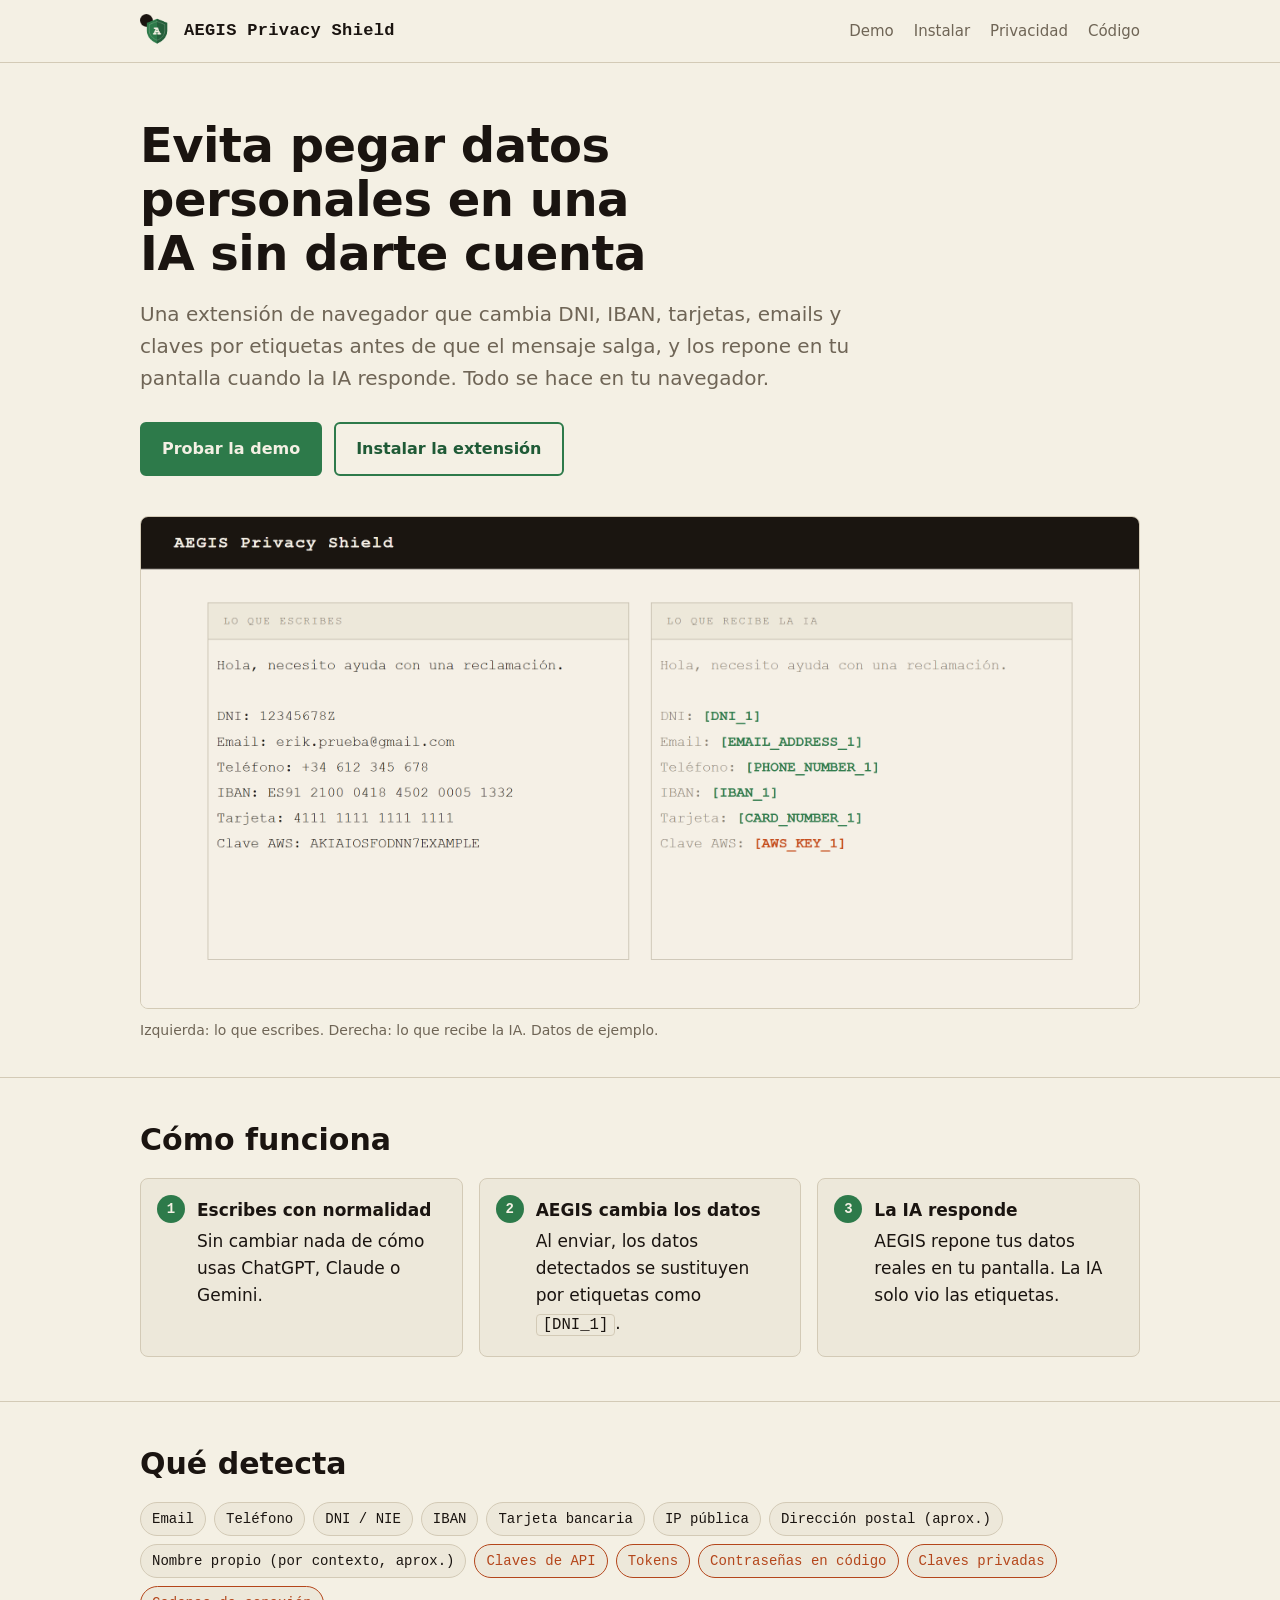
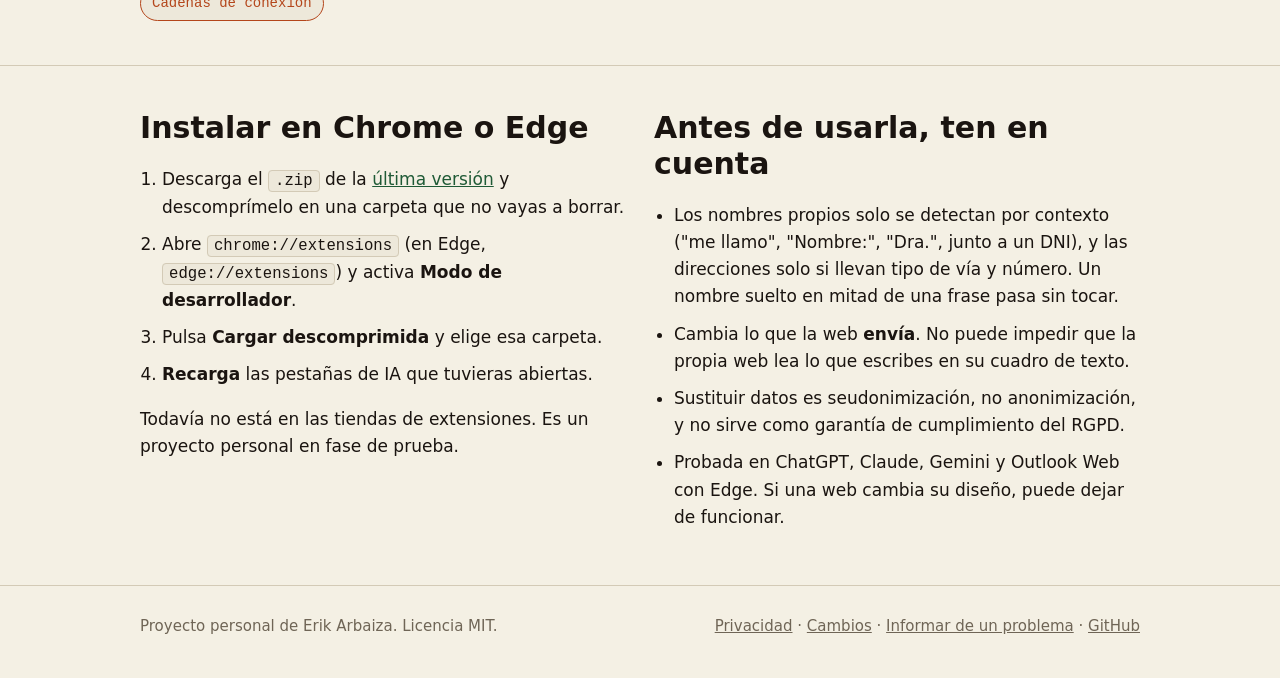
<file: index.html>
<!doctype html>
<html lang="es">
<head>
<meta charset="utf-8">
<meta name="viewport" content="width=device-width, initial-scale=1">
<title>AEGIS Privacy Shield</title>
<meta name="description" content="Extensión de navegador que cambia datos personales y claves por etiquetas antes de enviarlos a ChatGPT, Claude o Gemini, y los repone en tu pantalla. Todo en local.">
<link rel="icon" type="image/png" href="icons/icon32.png">
<style>
:root{
  --bg:#F4F0E4; --panel:#EDE8DA; --ink:#1A1410; --muted:#6F6556; --line:#D3CAB6;
  --green:#2D7A4A; --green-ink:#1F5A36; --warn:#B4461B; --btn-text:#F4F0E4;
  --mono:ui-monospace,"Cascadia Code","SFMono-Regular",Consolas,"Liberation Mono",monospace;
  --sans:system-ui,-apple-system,"Segoe UI",Roboto,"Helvetica Neue",Arial,sans-serif;
}
@media (prefers-color-scheme:dark){
  :root{--bg:#14110D; --panel:#1E1913; --ink:#EDE8DA; --muted:#A39A88; --line:#3A3227;
        --green:#4DAA6F; --green-ink:#6FD093; --warn:#E0804F; --btn-text:#14110D}
}
*{box-sizing:border-box}
html{scroll-behavior:smooth}
body{margin:0;background:var(--bg);color:var(--ink);font-family:var(--sans);line-height:1.6;font-size:17px}
a{color:var(--green-ink)}
a:focus-visible,.btn:focus-visible{outline:3px solid var(--green);outline-offset:3px;border-radius:4px}
.wrap{max-width:1040px;margin:0 auto;padding:0 20px}
header{border-bottom:1px solid var(--line)}
.bar{display:flex;align-items:center;justify-content:space-between;gap:16px;padding-block:14px;flex-wrap:wrap}
.brand{display:flex;align-items:center;gap:10px;font-family:var(--mono);font-weight:700;letter-spacing:.02em;text-decoration:none;color:var(--ink)}
.brand img{width:34px;height:34px}
nav{display:flex;gap:20px;font-size:15px}
nav a{color:var(--muted);text-decoration:none}
nav a:hover{color:var(--ink);text-decoration:underline}
.hero{padding-block:56px 36px}
h1{font-size:clamp(30px,5vw,48px);line-height:1.12;margin:0 0 18px;max-width:20ch;text-wrap:balance;letter-spacing:-.01em}
.lead{font-size:clamp(17px,2.2vw,20px);color:var(--muted);max-width:60ch;margin:0 0 28px}
.cta{display:flex;gap:12px;flex-wrap:wrap}
.btn{display:inline-block;padding:12px 20px;border-radius:6px;font-weight:600;text-decoration:none;border:2px solid var(--green);font-size:16px}
.btn.primary{background:var(--green);color:var(--btn-text)}
.btn.ghost{color:var(--green-ink)}
.btn:hover{filter:brightness(1.08)}
figure{margin:40px 0 0}
figure img{display:block;width:100%;height:auto;border:1px solid var(--line);border-radius:8px}
figcaption{font-size:14px;color:var(--muted);margin-top:10px}
section{padding:44px 0;border-top:1px solid var(--line)}
h2{font-size:clamp(22px,3vw,30px);margin:0 0 20px;line-height:1.2}
.steps{display:grid;grid-template-columns:repeat(auto-fit,minmax(240px,1fr));gap:16px;margin:0;padding:0;list-style:none;counter-reset:s}
.steps li{background:var(--panel);border:1px solid var(--line);border-radius:8px;padding:18px 18px 18px 56px;position:relative;counter-increment:s}
.steps li::before{content:counter(s);position:absolute;left:16px;top:16px;width:28px;height:28px;border-radius:50%;background:var(--green);color:var(--btn-text);font-family:var(--mono);font-weight:700;display:grid;place-items:center;font-size:14px}
.steps strong{display:block;margin-bottom:4px}
.chips{display:flex;flex-wrap:wrap;gap:8px;margin:0;padding:0;list-style:none}
.chips li{font-family:var(--mono);font-size:14px;padding:5px 11px;border-radius:999px;border:1px solid var(--line);background:var(--panel)}
.chips li.sec{border-color:var(--warn);color:var(--warn)}
.cols{display:grid;grid-template-columns:repeat(auto-fit,minmax(300px,1fr));gap:28px}
code{font-family:var(--mono);font-size:.92em;background:var(--panel);border:1px solid var(--line);padding:1px 6px;border-radius:4px}
ol.inst{padding-left:22px;margin:0}
ol.inst li{margin-bottom:10px}
ul.plain{padding-left:20px;margin:0}
ul.plain li{margin-bottom:10px}
footer{border-top:1px solid var(--line);padding:28px 0 40px;color:var(--muted);font-size:15px}
footer a{color:var(--muted)}
.foot{display:flex;gap:18px 28px;flex-wrap:wrap;justify-content:space-between}
@media (prefers-reduced-motion:reduce){html{scroll-behavior:auto}}
</style>
</head>
<body>
<header>
  <div class="wrap bar">
    <a class="brand" href="./"><img src="icons/icon48.png" alt="" width="34" height="34">AEGIS Privacy Shield</a>
    <nav aria-label="Principal">
      <a href="demo.html">Demo</a>
      <a href="#instalar">Instalar</a>
      <a href="https://github.com/erikarbaiza/aegis-privacy-shield/blob/main/PRIVACY.md">Privacidad</a>
      <a href="https://github.com/erikarbaiza/aegis-privacy-shield">Código</a>
    </nav>
  </div>
</header>

<main>
  <div class="wrap hero">
    <h1>Evita pegar datos personales en una IA sin darte cuenta</h1>
    <p class="lead">Una extensión de navegador que cambia DNI, IBAN, tarjetas, emails y claves por etiquetas antes de que el mensaje salga, y los repone en tu pantalla cuando la IA responde. Todo se hace en tu navegador.</p>
    <div class="cta">
      <a class="btn primary" href="demo.html">Probar la demo</a>
      <a class="btn ghost" href="#instalar">Instalar la extensión</a>
    </div>
    <figure>
      <img src="assets/aegis_antes_despues.png" width="2400" height="1180" alt="Dos paneles: a la izquierda el texto escrito con un DNI, un email, un teléfono, una dirección, un IBAN, una tarjeta y una clave de AWS; a la derecha el mismo texto tal como lo recibe la IA, con cada dato cambiado por una etiqueta como DNI_1 o EMAIL_ADDRESS_1.">
      <figcaption>Izquierda: lo que escribes. Derecha: lo que recibe la IA. Datos de ejemplo.</figcaption>
    </figure>
  </div>

  <section aria-labelledby="como">
    <div class="wrap">
      <h2 id="como">Cómo funciona</h2>
      <ol class="steps">
        <li><strong>Escribes con normalidad</strong>Sin cambiar nada de cómo usas ChatGPT, Claude o Gemini.</li>
        <li><strong>AEGIS cambia los datos</strong>Al enviar, los datos detectados se sustituyen por etiquetas como <code>[DNI_1]</code>.</li>
        <li><strong>La IA responde</strong>AEGIS repone tus datos reales en tu pantalla. La IA solo vio las etiquetas.</li>
      </ol>
    </div>
  </section>

  <section aria-labelledby="detecta">
    <div class="wrap">
      <h2 id="detecta">Qué detecta</h2>
      <ul class="chips">
        <li>Email</li><li>Teléfono</li><li>DNI / NIE</li><li>IBAN</li><li>Tarjeta bancaria</li><li>IP pública</li><li>Dirección postal (aprox.)</li><li>Nombre propio (por contexto, aprox.)</li>
        <li class="sec">Claves de API</li><li class="sec">Tokens</li><li class="sec">Contraseñas en código</li><li class="sec">Claves privadas</li><li class="sec">Cadenas de conexión</li>
      </ul>
    </div>
  </section>

  <section id="instalar" aria-labelledby="inst">
    <div class="wrap cols">
      <div>
        <h2 id="inst">Instalar en Chrome o Edge</h2>
        <ol class="inst">
          <li>Descarga el <code>.zip</code> de la <a href="https://github.com/erikarbaiza/aegis-privacy-shield/releases/latest">última versión</a> y descomprímelo en una carpeta que no vayas a borrar.</li>
          <li>Abre <code>chrome://extensions</code> (en Edge, <code>edge://extensions</code>) y activa <strong>Modo de desarrollador</strong>.</li>
          <li>Pulsa <strong>Cargar descomprimida</strong> y elige esa carpeta.</li>
          <li><strong>Recarga</strong> las pestañas de IA que tuvieras abiertas.</li>
        </ol>
        <p>Todavía no está en las tiendas de extensiones. Es un proyecto personal en fase de prueba.</p>
      </div>
      <div>
        <h2>Antes de usarla, ten en cuenta</h2>
        <ul class="plain">
          <li>Los nombres propios solo se detectan por contexto ("me llamo", "Nombre:", "Dra.", junto a un DNI), y las direcciones solo si llevan tipo de vía y número. Un nombre suelto en mitad de una frase pasa sin tocar.</li>
          <li>Cambia lo que la web <strong>envía</strong>. No puede impedir que la propia web lea lo que escribes en su cuadro de texto.</li>
          <li>Sustituir datos es seudonimización, no anonimización, y no sirve como garantía de cumplimiento del RGPD.</li>
          <li>Probada en ChatGPT, Claude, Gemini y Outlook Web con Edge. Si una web cambia su diseño, puede dejar de funcionar.</li>
        </ul>
      </div>
    </div>
  </section>
</main>

<footer>
  <div class="wrap foot">
    <span>Proyecto personal de Erik Arbaiza. Licencia MIT.</span>
    <span>
      <a href="https://github.com/erikarbaiza/aegis-privacy-shield/blob/main/PRIVACY.md">Privacidad</a> ·
      <a href="https://github.com/erikarbaiza/aegis-privacy-shield/blob/main/CHANGELOG.md">Cambios</a> ·
      <a href="https://github.com/erikarbaiza/aegis-privacy-shield/issues/new/choose">Informar de un problema</a> ·
      <a href="https://github.com/erikarbaiza/aegis-privacy-shield">GitHub</a>
    </span>
  </div>
</footer>
</body>
</html>
</file>
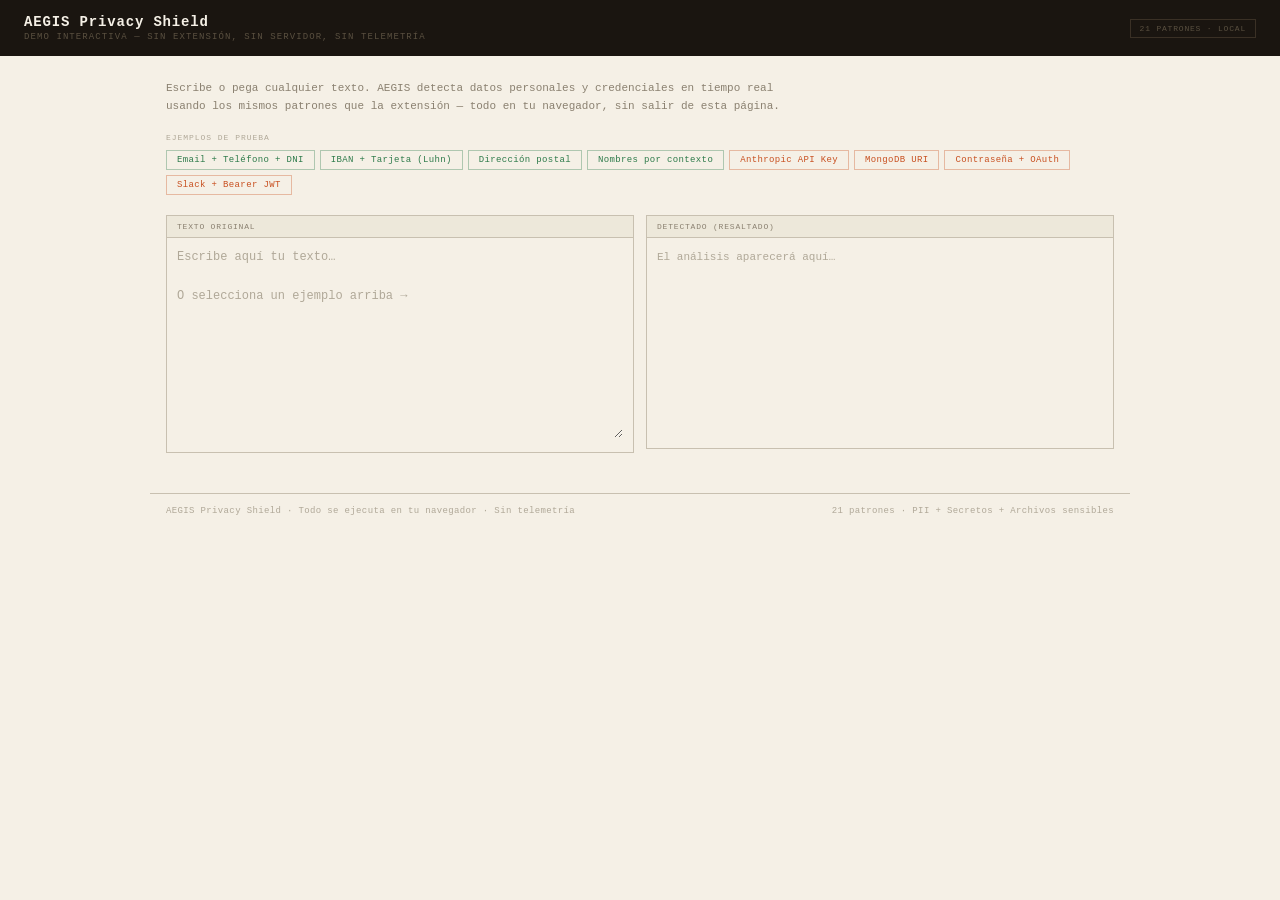
<file: demo.html>
<!DOCTYPE html>
<html lang="es">
<head>
<meta charset="utf-8">
<meta name="viewport" content="width=device-width,initial-scale=1">
<title>AEGIS Privacy Shield — Demo</title>
<style>
*,*::before,*::after{box-sizing:border-box;margin:0;padding:0}
:root{
  --bg:#F5F0E6;--bg2:#EDE8DA;--border:#C8C0B0;
  --text:#1A1510;--muted:#8A8070;--faint:#B0A898;
  --pii:#2D7A4A;--pii-bg:rgba(45,122,74,.10);--pii-border:rgba(45,122,74,.35);
  --sec:#C85020;--sec-bg:rgba(200,80,32,.10);--sec-border:rgba(200,80,32,.35);
  --amber:#C89030;--ink:#1A1510;
}
body{font-family:'Courier New',Courier,monospace;background:var(--bg);color:var(--text);font-size:12px;min-height:100vh}

/* Header */
.hdr{background:var(--ink);color:#F5F0E6;padding:14px 24px;display:flex;align-items:center;justify-content:space-between}
.hdr-brand{font-size:14px;font-weight:700;letter-spacing:.06em}
.hdr-sub{font-size:9px;letter-spacing:.12em;text-transform:uppercase;color:#5A5040;margin-top:2px}
.hdr-pill{font-size:8px;letter-spacing:.1em;text-transform:uppercase;padding:4px 9px;border:1px solid #3A3025;color:#5A5040}

/* Main */
.main{max-width:980px;margin:0 auto;padding:24px 16px 40px}
.intro{font-size:11px;color:var(--muted);margin-bottom:18px;line-height:1.6;max-width:620px}

/* Examples */
.ex-label{font-size:8px;letter-spacing:.12em;text-transform:uppercase;color:var(--faint);margin-bottom:8px;display:block}
.examples{display:flex;flex-wrap:wrap;gap:5px;margin-bottom:20px}
.ex-btn{
  font-family:inherit;font-size:9px;letter-spacing:.04em;
  padding:4px 10px;border:1px solid var(--border);background:none;
  color:var(--muted);cursor:pointer;transition:all .15s;
}
.ex-btn:hover{border-color:var(--text);color:var(--text)}
.ex-btn.pii{border-color:var(--pii-border);color:var(--pii)}
.ex-btn.pii:hover{background:var(--pii-bg)}
.ex-btn.sec{border-color:var(--sec-border);color:var(--sec)}
.ex-btn.sec:hover{background:var(--sec-bg)}

/* Grid */
.grid{display:grid;grid-template-columns:1fr 1fr;gap:12px}
@media(max-width:700px){.grid{grid-template-columns:1fr}}

/* Panel */
.panel{border:1px solid var(--border)}
.panel-head{
  background:var(--bg2);border-bottom:1px solid var(--border);
  padding:6px 10px;font-size:8px;letter-spacing:.1em;text-transform:uppercase;
  color:var(--muted);display:flex;justify-content:space-between;align-items:center
}
.panel-body{padding:10px}
textarea{
  width:100%;height:190px;background:none;border:none;
  font-family:inherit;font-size:12px;color:var(--text);
  resize:vertical;outline:none;line-height:1.6;min-height:120px;
}
textarea::placeholder{color:var(--faint)}

/* Output highlighted */
.output{height:190px;overflow-y:auto;font-size:12px;line-height:1.6;white-space:pre-wrap;word-break:break-word;outline:none}
mark.pii{background:var(--pii-bg);color:var(--pii);border-bottom:1.5px solid var(--pii);border-radius:1px;cursor:default}
mark.sec{background:var(--sec-bg);color:var(--sec);border-bottom:1.5px solid var(--sec);border-radius:1px;cursor:default}
.empty{color:var(--faint);font-size:11px}

/* Badge counter */
.badge-count{
  font-size:9px;padding:2px 6px;display:none;
  background:var(--amber);color:#fff;letter-spacing:.04em;
}
.badge-count.on{display:inline}

/* After (anonimizado) */
.after-text{height:190px;overflow-y:auto;font-size:12px;line-height:1.6;white-space:pre-wrap;word-break:break-word;color:var(--muted)}
.token.pii{color:var(--pii);font-weight:700}
.token.sec{color:var(--sec);font-weight:700}

/* Detection list */
.det-section{margin-top:12px}
.det-row{
  display:flex;align-items:baseline;gap:8px;padding:6px 10px;
  border-bottom:1px solid var(--border);font-size:11px;
}
.det-row:last-child{border-bottom:none}
.cat-tag{font-size:8px;letter-spacing:.06em;text-transform:uppercase;padding:2px 5px;flex-shrink:0}
.cat-tag.pii{background:var(--pii-bg);color:var(--pii);border:1px solid var(--pii-border)}
.cat-tag.sec{background:var(--sec-bg);color:var(--sec);border:1px solid var(--sec-border)}
.det-value{font-weight:700;word-break:break-all;flex:1;min-width:0}
.det-arrow{color:var(--amber);flex-shrink:0;font-weight:700}
.det-token{flex-shrink:0}
.det-token.pii{color:var(--pii)}
.det-token.sec{color:var(--sec)}
.det-why{font-size:9px;color:var(--faint);flex-basis:100%;padding-left:0;margin-top:1px}

/* Clean message */
.clean-msg{
  padding:10px;font-size:10px;color:var(--pii);
  display:flex;align-items:center;gap:6px;
}

/* Stats strip */
.stats-strip{
  display:flex;gap:16px;padding:10px 14px;
  background:var(--bg2);border:1px solid var(--border);
  border-top:none;margin-top:-1px;font-size:10px;
}
.stat{display:flex;flex-direction:column;align-items:center;min-width:60px}
.stat-n{font-size:18px;font-weight:700;line-height:1}
.stat-n.pii{color:var(--pii)}
.stat-n.sec{color:var(--sec)}
.stat-l{font-size:8px;letter-spacing:.06em;text-transform:uppercase;color:var(--faint);margin-top:2px}
.stat-div{width:1px;background:var(--border);align-self:stretch}

/* Footer */
.footer{
  border-top:1px solid var(--border);padding:12px 16px;
  font-size:9px;color:var(--faint);letter-spacing:.04em;
  display:flex;justify-content:space-between;flex-wrap:wrap;gap:6px;
  max-width:980px;margin:0 auto;
}
</style>
</head>
<body>

<div class="hdr">
  <div>
    <div class="hdr-brand">AEGIS Privacy Shield</div>
    <div class="hdr-sub">Demo interactiva — sin extensión, sin servidor, sin telemetría</div>
  </div>
  <div class="hdr-pill">21 patrones · Local</div>
</div>

<div class="main">
  <p class="intro">
    Escribe o pega cualquier texto. AEGIS detecta datos personales y credenciales en tiempo real
    usando los mismos patrones que la extensión — todo en tu navegador, sin salir de esta página.
  </p>

  <span class="ex-label">Ejemplos de prueba</span>
  <div class="examples">
    <button class="ex-btn pii" data-text="Hola, soy María López. Mi email es maria.lopez@empresa.com y mi teléfono +34 612 345 678. DNI: 12345678Z.">
      Email + Teléfono + DNI
    </button>
    <button class="ex-btn pii" data-text="Cuenta IBAN: ES91 2100 0418 4502 0005 1332. Tarjeta Visa: 4539 1488 0343 6467 (caduca 03/27).">
      IBAN + Tarjeta (Luhn)
    </button>
    <button class="ex-btn pii" data-text="Envíalo a Calle Mayor 5, 3º B, 48001 Bilbao. Mi otra dirección es Avenida de la Constitución 24 y el CP 28013.">
      Dirección postal
    </button>
    <button class="ex-btn pii" data-text="Me llamo Lucía Fernández Ortega y mi DNI es 45612378C. Mi marido, Iñaki Etxeberria Sáenz (DNI 23456789D), es cotitular. Atendió la Dra. Marta Ibarra.">
      Nombres por contexto
    </button>
    <button class="ex-btn sec" data-text="sk-ant-api03-AbCdEfGhIjKlMnOpQrStUvWxYz1234567890AbCdEfGhIjKlMnOpQrStUv-AAAAAAA">
      Anthropic API Key
    </button>
    <button class="ex-btn sec" data-text="mongodb+srv://admin:SuperSecret123@cluster0.mongodb.net/produccion?retryWrites=true&w=majority">
      MongoDB URI
    </button>
    <button class="ex-btn sec" data-text="const password = 'miContraseña2024'\nconst db_pass = 'postgres_prod_pass'\nclient_secret=GOCSPX-abcdefghijklmnopqrstu">
      Contraseña + OAuth
    </button>
    <button class="ex-btn sec" data-text="Token: xoxb-EJEMPLO-FALSO-AbCdEfGhIjKlMnOp\nAuthorization: Bearer eyJhbGciOiJIUzI1NiIsInR5cCI6IkpXVCJ9.eyJzdWIiOiIxMjM0NTY3ODkwIn0.abc123">
      Slack + Bearer JWT
    </button>
  </div>

  <div class="grid">
    <!-- Input -->
    <div>
      <div class="panel">
        <div class="panel-head">
          <span>Texto original</span>
          <span class="badge-count" id="counter">0 detectados</span>
        </div>
        <div class="panel-body">
          <textarea id="input" placeholder="Escribe aquí tu texto…&#10;&#10;O selecciona un ejemplo arriba →"></textarea>
        </div>
      </div>
    </div>

    <!-- Highlighted output -->
    <div>
      <div class="panel">
        <div class="panel-head"><span>Detectado (resaltado)</span></div>
        <div class="panel-body">
          <div class="output" id="output"><span class="empty">El análisis aparecerá aquí…</span></div>
        </div>
      </div>
    </div>
  </div>

  <!-- Stats strip (visible when data found) -->
  <div class="stats-strip" id="stats-strip" style="display:none">
    <div class="stat"><span class="stat-n pii" id="s-pii">0</span><span class="stat-l">PII</span></div>
    <div class="stat-div"></div>
    <div class="stat"><span class="stat-n sec" id="s-sec">0</span><span class="stat-l">Secretos</span></div>
    <div class="stat-div"></div>
    <div class="stat"><span class="stat-n" id="s-total" style="color:var(--amber)">0</span><span class="stat-l">Total</span></div>
    <div class="stat-div"></div>
    <div class="stat" style="align-items:flex-start;flex:1">
      <span class="stat-n" style="font-size:12px;font-weight:400;color:var(--muted)">El modelo recibiría →</span>
      <span class="stat-l" style="font-size:9px;color:var(--pii)">los datos detectados no se enviarían · solo etiquetas</span>
    </div>
  </div>

  <!-- Anonimizado (after) -->
  <div id="after-section" style="display:none;margin-top:12px">
    <div class="panel">
      <div class="panel-head"><span>Texto enviado al modelo (seudonimizado)</span></div>
      <div class="panel-body">
        <div class="after-text" id="after-text"></div>
      </div>
    </div>
  </div>

  <!-- Detection list -->
  <div class="det-section" id="det-section" style="display:none;margin-top:12px">
    <div class="panel">
      <div class="panel-head"><span>Datos interceptados</span></div>
      <div id="det-list"></div>
    </div>
  </div>
</div>

<div class="footer">
  <span>AEGIS Privacy Shield · Todo se ejecuta en tu navegador · Sin telemetría</span>
  <span>21 patrones · PII + Secretos + Archivos sensibles</span>
</div>

<script>
// Direcciones (misma lógica que service-worker.js)
const ADDR_STREET = "(?:calle|c\\/|cl\\.|avenida|avda\\.?|avd\\.?|av\\.|plaza|pza\\.?|pl\\.|paseo|pº|camino|carretera|ctra\\.?|travesía|travesia|trav\\.?|ronda|glorieta|bulevar|rúa)";
const ADDR_TOKEN = "\\p{L}[\\p{L}'’.\\-]*";
const ADDR_NUM = "(?:n[ºo°]\\.?\\s*|núm(?:ero)?\\.?\\s*|num(?:ero)?\\.?\\s*)?\\d{1,3}(?!\\d)";
const ADDR_QTY = "(?!\\s*(?:veces|vez|euros|eur|€|años|minutos|min|horas|días|dias|personas|km|metros|%))";
const ADDR_FLOOR = "(?:\\s*[,\\-]?\\s*(?:\\d{1,2}\\s?[ºª°]\\.?(?:\\s?[A-Za-z](?!\\p{L}))?|(?:bajo|entresuelo|ático|atico|izquierda|izq|derecha|dcha|dch)(?!\\p{L})\\.?))*";
const ADDR_ZIP = "(?:0[1-9]|[1-4]\\d|5[0-2])\\d{3}(?!\\d)";
const ADDR_RE =
  `(?:(?<![\\p{L}\\p{N}])${ADDR_STREET}\\s+${ADDR_TOKEN}(?:\\s+${ADDR_TOKEN}){0,4}?\\s*,?\\s*${ADDR_NUM}${ADDR_QTY}${ADDR_FLOOR}(?:\\s*,?\\s*${ADDR_ZIP})?` +
  `|(?<![\\p{L}\\p{N}])(?:c\\.?\\s?p\\.?|código\\s+postal)\\s*[:.]?\\s*${ADDR_ZIP})`;
const ADDR_CONNECTORS = new Set(["de", "del", "la", "las", "los", "el", "y", "e"]);
function validateAddress(s){
  if(/^(?:c\.?\s?p|código)/i.test(s))return true;
  const name=s.replace(/^\S+\s+/,"").split(/\d/)[0];
  const tokens=name.split(/[\s,]+/).filter(t=>t&&!/^(?:n[ºo°]\.?|núm\.?|num\.?|número|numero)$/i.test(t));
  let real=0;
  for(const t of tokens){
    if(ADDR_CONNECTORS.has(t))continue;
    if(!/^\p{Lu}/u.test(t))return false;
    real++;
  }
  return real>0;
}

// Nombres propios, solo por contexto (misma lógica que service-worker.js)
const NAME_TOKEN = "\\p{Lu}\\p{Ll}+(?:-\\p{Lu}\\p{Ll}+)*";
const NAME_PART = "(?:de|del|de la|de los|de las|da|do|van|von|y|e)";
const NAME_REST = (min) => `(?:\\s+(?:${NAME_PART}\\s+)?${NAME_TOKEN}){${min},3}`;
const NAME_TRIG =
  "(?:(?:[Mm]e llamo|[Mm]i nombre (?:completo )?es|[Mm]y name is|Sr\\.|Sra\\.|Srta\\.|Dña\\.|Doña|Don|D\\.|Dr\\.|Dra\\.|Mr\\.|Mrs\\.|Ms\\.)\\s+" +
  "|(?:[Nn]ombre(?: completo)?|[Aa]pellidos?|[Pp]aciente|[Tt]itular|[Ss]olicitante|[Rr]emitente|[Dd]estinatario|[Ff]irmado(?: por)?|[Ff]ull name|[Nn]ame)\\s*[:=]\\s*)";
const NAME_ID_AFTER = "(?=\\s*[,(]?\\s*(?:con\\s+)?(?:DNI|NIE)\\b)";
const NAME_RE =
  `(?:(?<=${NAME_TRIG})${NAME_TOKEN}${NAME_REST(0)}` +
  `|(?<![\\p{L}\\p{N}-])${NAME_TOKEN}${NAME_REST(1)}${NAME_ID_AFTER})`;
const NAME_STOP = new Set(["Google","Microsoft","Amazon","Apple","Python","Java","Javascript","JavaScript","ChatGPT","Claude","Gemini","OpenAI","Anthropic","Windows","Linux","Excel","Word","Banco","Ayuntamiento","Universidad","Empresa","Hospital","Gmail","Outlook"]);
function validateName(s){return !s.split(/\s+/).some(t=>NAME_STOP.has(t))}

// Patterns (same as service-worker.js)
const PATTERNS = [
  { cat:"pii", ph:"EMAIL_ADDRESS", why:"Dirección de correo electrónico",
    src:/\b[a-zA-Z0-9._%+\-]+@[a-zA-Z0-9.\-]+\.[a-zA-Z]{2,}\b/g },

  { cat:"pii", ph:"IBAN", why:"Cuenta bancaria internacional (IBAN)",
    src:/\b[A-Z]{2}\d{2}(?:\s?[A-Z0-9]{4})+\b/g,
    validate(s){
      const c=s.replace(/\s/g,"").toUpperCase();
      if(!/^[A-Z]{2}\d{2}[A-Z0-9]{1,30}$/.test(c))return false;
      const r=(c.slice(4)+c.slice(0,4)).split("").map(ch=>/[A-Z]/.test(ch)?(ch.charCodeAt(0)-55).toString():ch).join("");
      let rem=0; for(const d of r)rem=(rem*10+(+d))%97; return rem===1;
    }},

  { cat:"pii", ph:"CARD_NUMBER", why:"Tarjeta bancaria (validado con Luhn)",
    src:/\b(?:\d[ \-]?){13,19}\b/g,
    validate(s){
      const d=s.replace(/\D/g,"");
      if(d.length<13||d.length>19)return false;
      let sum=0,dbl=false;
      for(let i=d.length-1;i>=0;i--){let v=+d[i];if(dbl&&(v=v*2-(v>4?9:0)),dbl=!dbl,sum+=v);}
      return sum%10===0;
    }},

  { cat:"pii", ph:"PHONE_NUMBER", why:"Número de teléfono",
    src:/(?<!\d)(\+?[\d][\d\s\-\(\)\.]{7,15}\d)(?!\d)/g,
    validate(s){return !/^\d{1,3}(?:\.\d{1,3}){3}$/.test(s.trim())} },

  { cat:"pii", ph:"DNI", why:"DNI o NIE español",
    src:/\b[XYZxyz]?\d{7,8}[TRWAGMYFPDXBNJZSQVHLCKE]\b/g,
    validate(s){
      const L="TRWAGMYFPDXBNJZSQVHLCKE";
      const c=s.toUpperCase().replace(/[\s-]/g,"");
      const m=c.match(/^([XYZ]?)(\d{7,8})([A-Z])$/);
      if(!m)return false;
      const p=m[1]==="X"?"0":m[1]==="Y"?"1":m[1]==="Z"?"2":"";
      return L[Number(p+m[2])%23]===m[3];
    }},

  { cat:"pii", ph:"IP_ADDRESS", why:"Dirección IPv4 pública",
    src:/\b(?:(?:25[0-5]|2[0-4]\d|[01]?\d\d?)\.){3}(?:25[0-5]|2[0-4]\d|[01]?\d\d?)\b/g,
    validate(s){return !s.startsWith("127.")&&!s.startsWith("192.168.")&&!/^10\./.test(s)&&!/^172\.(1[6-9]|2\d|3[01])\./.test(s)&&s!=="0.0.0.0"&&!s.startsWith("255.")} },

  { cat:"pii", ph:"ADDRESS", why:"Dirección postal (calle y número, o código postal). Detección aproximada",
    src:new RegExp(ADDR_RE,"giu"),
    validate:validateAddress },

  { cat:"pii", ph:"PERSON_NAME", why:"Nombre de persona, detectado por contexto (me llamo, Nombre:, Dr., junto a un DNI). Detección aproximada",
    src:new RegExp(NAME_RE,"gu"),
    validate:validateName },

  { cat:"secret", ph:"JWT", why:"Token JWT (credenciales de sesión en Base64)",
    src:/\beyJ[A-Za-z0-9\-_]{10,}\.[A-Za-z0-9\-_]{10,}\.[A-Za-z0-9\-_]{10,}/g },

  { cat:"secret", ph:"OPENAI_KEY", why:"Clave de API de OpenAI",
    src:/\bsk-(?:proj-|[a-zA-Z0-9]{2,8}-)?[A-Za-z0-9]{40,}\b/g },

  { cat:"secret", ph:"ANTHROPIC_KEY", why:"Clave de API de Anthropic / Claude",
    src:/\bsk-ant-[A-Za-z0-9\-_]{20,}\b/g },

  { cat:"secret", ph:"GITHUB_TOKEN", why:"Token personal de acceso de GitHub",
    src:/\bgh[pousr]_[A-Za-z0-9]{36}\b/g },

  { cat:"secret", ph:"AWS_KEY", why:"Clave de acceso AWS IAM",
    src:/\b(?:AKIA|AIPA|ASIA|AROA)[A-Z0-9]{16}\b/g },

  { cat:"secret", ph:"GOOGLE_KEY", why:"Clave de API de Google Cloud",
    src:/\bAIza[A-Za-z0-9\-_]{35}\b/g },

  { cat:"secret", ph:"STRIPE_KEY", why:"Clave de API de Stripe",
    src:/\b(?:sk|pk|rk)_(?:test|live)_[A-Za-z0-9]{16,}\b/g },

  { cat:"secret", ph:"PRIVATE_KEY", why:"Clave privada criptográfica (RSA/EC/Ed25519)",
    src:/-----BEGIN (?:[A-Z]+ )?PRIVATE KEY-----/g },

  { cat:"secret", ph:"BEARER_TOKEN", why:"Token Bearer de autenticación HTTP",
    src:/\bBearer\s+([A-Za-z0-9\-_\.]{20,})/g },

  { cat:"secret", ph:"PASSWORD", why:"Contraseña en código o configuración",
    src:/(?:password|passwd|pwd|secret|db_pass)\s*[:=]\s*["']([^"'\s]{6,})["']/gi },

  { cat:"secret", ph:"MONGODB_URI", why:"Cadena de conexión MongoDB con credenciales",
    src:/\bmongodb(?:\+srv)?:\/\/[^\s'"<>,\]]{8,}/g },

  { cat:"secret", ph:"SLACK_TOKEN", why:"Token de bot o usuario de Slack",
    src:/\bxox[bpsa]-[0-9A-Za-z\-]{10,}/g },

  { cat:"secret", ph:"GOOGLE_OAUTH", why:"Client secret de OAuth de Google",
    src:/\bclient_secret\s*[:=]\s*["']?([A-Za-z0-9\-_]{20,})["']?/gi },
];

// Detection
function detect(text){
  const results=[];
  const seen=new Set();
  let work=text;
  // Secretos primero: una clave entera no debe trocearse como si fuera un teléfono o un email
  const ordered=[...PATTERNS.filter(p=>p.cat==="secret"),...PATTERNS.filter(p=>p.cat!=="secret")];
  for(const p of ordered){
    const re=new RegExp(p.src.source,p.src.flags);
    const found=[];
    for(const m of work.matchAll(re)){
      const val=m[0];
      if(seen.has(val))continue;
      if(p.validate&&!p.validate(val))continue;
      seen.add(val);
      found.push(val);
      results.push({cat:p.cat,ph:p.ph,why:p.why,value:val});
    }
    // Enmascara lo ya detectado para que otro patrón no lo cuente dos veces
    for(const val of found)work=work.split(val).join("\u0001".repeat(val.length));
  }
  return results;
}

function buildSanitized(text,results){
  let out=text;
  const counters={};
  const map=[];
  for(const r of results){
    counters[r.ph]=(counters[r.ph]||0)+1;
    const token=`[${r.ph}_${counters[r.ph]}]`;
    map.push({original:r.value,token,cat:r.cat});
  }
  for(const{original,token}of map) out=out.split(original).join(token);
  return{sanitized:out,map};
}

// HTML helpers
function esc(s){return s.replace(/&/g,"&amp;").replace(/</g,"&lt;").replace(/>/g,"&gt;")}

function renderHighlighted(text,results){
  if(!text) return '<span class="empty">Escribe algo para ver el análisis…</span>';
  if(!results.length) return '<span style="color:var(--pii);font-size:11px">✓ Sin datos sensibles detectados</span><br><span class="empty" style="font-size:11px">'+esc(text)+'</span>';

  // Build span ranges
  const spans=[];
  for(const r of results){
    let i=0;
    while((i=text.indexOf(r.value,i))!==-1){
      spans.push({start:i,end:i+r.value.length,cat:r.cat,ph:r.ph,value:r.value});
      i+=r.value.length;
    }
  }
  spans.sort((a,b)=>a.start-b.start);

  let html="",pos=0;
  for(const s of spans){
    if(s.start<pos)continue;
    html+=esc(text.slice(pos,s.start));
    html+=`<mark class="${s.cat==="pii"?"pii":"sec"}" title="${s.ph}">${esc(s.value)}</mark>`;
    pos=s.end;
  }
  html+=esc(text.slice(pos));
  return html;
}

function renderAfter(sanitized,map){
  let html=esc(sanitized);
  for(const{token,cat}of map){
    const cls=cat==="pii"?"pii":"sec";
    html=html.split(esc(token)).join(`<span class="token ${cls}">${esc(token)}</span>`);
  }
  return html;
}

function renderDetList(results){
  if(!results.length)return"";
  const counters={};
  return results.map(r=>{
    counters[r.ph]=(counters[r.ph]||0)+1;
    const token=`[${r.ph}_${counters[r.ph]}]`;
    const cls=r.cat==="pii"?"pii":"sec";
    const label=r.cat==="pii"?"PII":"SECRET";
    const val=r.value.length>44?r.value.slice(0,41)+"…":r.value;
    return`<div class="det-row">
      <span class="cat-tag ${cls}">${label}</span>
      <span class="det-value ${cls}">${esc(val)}</span>
      <span class="det-arrow">→</span>
      <span class="det-token ${cls}">${esc(token)}</span>
      <span class="det-why" style="flex-basis:100%;margin-left:0">${esc(r.why)}</span>
    </div>`;
  }).join("");
}

// Update loop
const input=document.getElementById("input");
const output=document.getElementById("output");
const counter=document.getElementById("counter");
const statsStrip=document.getElementById("stats-strip");
const afterSection=document.getElementById("after-section");
const afterText=document.getElementById("after-text");
const detSection=document.getElementById("det-section");
const detList=document.getElementById("det-list");

function update(){
  const text=input.value;
  const results=detect(text);
  const n=results.length;
  const piiN=results.filter(r=>r.cat==="pii").length;
  const secN=results.filter(r=>r.cat==="secret").length;

  output.innerHTML=renderHighlighted(text,results);

  counter.textContent=`${n} detectado${n!==1?"s":""}`;
  counter.classList.toggle("on",n>0);

  if(n>0){
    document.getElementById("s-pii").textContent=piiN;
    document.getElementById("s-sec").textContent=secN;
    document.getElementById("s-total").textContent=n;
    statsStrip.style.display="flex";

    const{sanitized,map}=buildSanitized(text,results);
    afterText.innerHTML=renderAfter(sanitized,map);
    afterSection.style.display="block";

    detList.innerHTML=renderDetList(results);
    detSection.style.display="block";
  }else{
    statsStrip.style.display="none";
    afterSection.style.display="none";
    detSection.style.display="none";
  }
}

input.addEventListener("input",update);

document.querySelectorAll(".ex-btn").forEach(btn=>{
  btn.addEventListener("click",()=>{
    input.value=btn.dataset.text.trim().replace(/\\n/g,"\n");
    update();
    input.focus();
  });
});
</script>
</body>
</html>
</file>
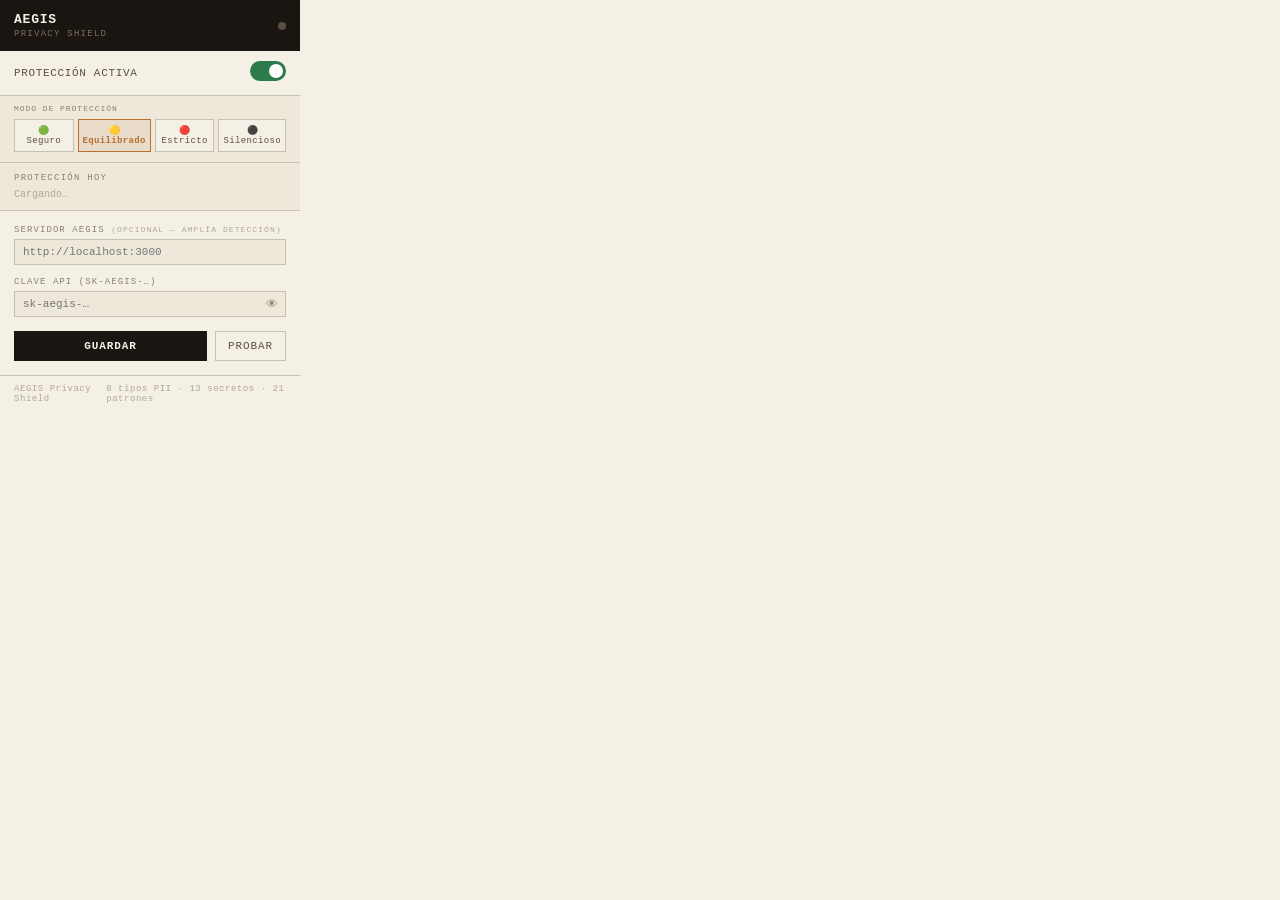
<file: popup.html>
<!DOCTYPE html>
<html lang="es">
<head>
<meta charset="utf-8">
<title>AEGIS Privacy Shield</title>
<style>
  *,*::before,*::after{box-sizing:border-box;margin:0;padding:0}
  body{
    width:300px;background:#F5F0E6;color:#1A1510;
    font-family:'Courier New',Courier,monospace;font-size:12px;
  }
  .hdr{
    background:#1A1510;color:#F5F0E6;
    padding:12px 14px;display:flex;align-items:center;justify-content:space-between;
  }
  .hdr-name{font-size:13px;font-weight:700;letter-spacing:.06em}
  .hdr-tag{font-size:9px;letter-spacing:.14em;text-transform:uppercase;color:#7A7060;margin-top:2px}

  .toggle-row{
    display:flex;align-items:center;justify-content:space-between;
    padding:10px 14px;border-bottom:1px solid #C8C0B0;
  }
  .toggle-label{font-size:11px;letter-spacing:.06em;text-transform:uppercase;color:#5A5040}
  .toggle{position:relative;width:36px;height:20px;cursor:pointer}
  .toggle input{opacity:0;width:0;height:0;position:absolute}
  .slider{
    position:absolute;inset:0;background:#C8C0B0;border-radius:10px;
    transition:background .2s;
  }
  .slider::before{
    content:'';position:absolute;width:14px;height:14px;border-radius:50%;
    background:#fff;left:3px;top:3px;transition:transform .2s;
  }
  input:checked + .slider{background:#2D7A4A}
  input:checked + .slider::before{transform:translateX(16px)}

  /* Stats panel */
  .stats{
    padding:10px 14px;border-bottom:1px solid #C8C0B0;
    background:#EDE8DA;
  }
  .stats-head{
    font-size:9px;letter-spacing:.14em;text-transform:uppercase;
    color:#8A8070;margin-bottom:6px;
  }
  .stats-big{
    font-size:22px;font-weight:700;color:#1A1510;line-height:1;
  }
  .stats-sub{font-size:9px;color:#8A8070;margin-top:2px}
  .stats-types{
    margin-top:6px;display:flex;flex-wrap:wrap;gap:4px;
  }
  .chip{
    font-size:9px;letter-spacing:.08em;padding:2px 6px;
    border:1px solid #C8C0B0;color:#5A5040;background:#F5F0E6;
  }
  .chip.active{border-color:#2D7A4A;color:#2D7A4A;background:rgba(45,122,74,.08)}
  .chip.secret{border-color:#B87030;color:#B87030}
  .chip.secret.active{border-color:#C85020;color:#C85020;background:rgba(200,80,32,.08)}
  .stats-empty{font-size:10px;color:#B0A898;margin-top:2px}

  .cat-bar{
    display:flex;gap:6px;margin-top:6px;
  }
  .cat-pill{
    flex:1;padding:4px 6px;font-size:9px;letter-spacing:.06em;
    text-transform:uppercase;text-align:center;
  }
  .cat-pill.pii{background:rgba(45,122,74,.08);border:1px solid rgba(45,122,74,.3);color:#2D7A4A}
  .cat-pill.secret{background:rgba(200,80,32,.08);border:1px solid rgba(200,80,32,.3);color:#C85020}
  .cat-pill span{display:block;font-size:13px;font-weight:700;letter-spacing:0}

  .gdpr-btn{
    margin-top:8px;width:100%;background:none;
    border:1px solid #C8C0B0;color:#5A5040;cursor:pointer;
    font-family:inherit;font-size:9px;padding:5px;
    letter-spacing:.08em;text-transform:uppercase;
  }
  .gdpr-btn:hover{border-color:#1A1510;color:#1A1510}

  .chip-group-label{
    font-size:8px;letter-spacing:.1em;text-transform:uppercase;
    color:#B0A898;margin-top:6px;margin-bottom:2px;display:block;
  }

  /* Mode selector */
  .mode-row{
    padding:8px 14px 10px;border-bottom:1px solid #C8C0B0;
    background:#EDE8DA;
  }
  .mode-label{
    font-size:8px;letter-spacing:.12em;text-transform:uppercase;
    color:#8A8070;margin-bottom:6px;display:block;
  }
  .mode-btns{display:flex;gap:4px}
  .mode-btn{
    flex:1;font-family:inherit;font-size:9px;cursor:pointer;
    padding:5px 4px;border:1px solid #C8C0B0;background:#F5F0E6;
    color:#5A5040;letter-spacing:.04em;text-align:center;
    transition:all .15s;
  }
  .mode-btn:hover{border-color:#8A8070;color:#1A1510}
  .mode-btn.active[data-mode=safe]   {border-color:#2D7A4A;background:rgba(45,122,74,.10);color:#2D7A4A;font-weight:700}
  .mode-btn.active[data-mode=balanced]{border-color:#B87030;background:rgba(184,112,48,.10);color:#B87030;font-weight:700}
  .mode-btn.active[data-mode=strict]  {border-color:#C83030;background:rgba(200,48,48,.10);color:#C83030;font-weight:700}
  .mode-btn.active[data-mode=silent]  {border-color:#5A5A8A;background:rgba(90,90,138,.10);color:#5A5A8A;font-weight:700}

  /* Privacy score */
  .score-row{
    display:flex;align-items:center;gap:8px;margin-top:8px;
    padding:6px 8px;background:#F5F0E6;border:1px solid #C8C0B0;
  }
  .score-ring{
    width:34px;height:34px;border-radius:50%;flex-shrink:0;
    display:flex;align-items:center;justify-content:center;
    font-size:11px;font-weight:700;border:2px solid currentColor;
  }
  .score-ring.clean {color:#2D7A4A}
  .score-ring.medium{color:#B87030}
  .score-ring.high  {color:#C83030}
  .score-details{flex:1;min-width:0}
  .score-level{font-size:9px;font-weight:700;letter-spacing:.06em;text-transform:uppercase}
  .score-desc {font-size:8px;color:#8A8070;margin-top:1px;line-height:1.3}

  /* Form */
  .body{padding:14px}
  label{
    display:block;font-size:9px;letter-spacing:.12em;text-transform:uppercase;
    color:#8A8070;margin-bottom:4px;margin-top:12px;
  }
  label:first-of-type{margin-top:0}
  input[type=text],input[type=password]{
    width:100%;border:1px solid #C8C0B0;background:#EDE8DA;
    color:#1A1510;font-family:inherit;font-size:11px;
    padding:6px 8px;outline:none;
  }
  input[type=text]:focus,input[type=password]:focus{border-color:#1A1510}
  .hint{font-size:9px;color:#B0A898;margin-top:3px}

  .key-wrap{position:relative}
  .key-wrap input{padding-right:32px}
  .eye{
    position:absolute;right:8px;top:50%;transform:translateY(-50%);
    cursor:pointer;font-size:12px;color:#8A8070;background:none;border:none;
    font-family:inherit;
  }

  .btn-row{margin-top:14px;display:flex;gap:8px}
  button.primary{
    flex:1;background:#1A1510;color:#F5F0E6;border:none;cursor:pointer;
    font-family:inherit;font-size:11px;font-weight:700;padding:8px;
    letter-spacing:.08em;text-transform:uppercase;
  }
  button.primary:hover{background:#2D2520}
  button.secondary{
    background:none;border:1px solid #C8C0B0;color:#5A5040;cursor:pointer;
    font-family:inherit;font-size:11px;padding:8px 12px;
    letter-spacing:.08em;text-transform:uppercase;
  }
  button.secondary:hover{border-color:#1A1510;color:#1A1510}

  #status{
    margin-top:10px;font-size:10px;padding:6px 8px;
    display:none;letter-spacing:.04em;
  }
  #status.ok   {background:rgba(45,122,74,.12);color:#2D7A4A;border:1px solid rgba(45,122,74,.3)}
  #status.error{background:rgba(200,48,48,.12);color:#C83030;border:1px solid rgba(200,48,48,.3)}
  #status.info {background:rgba(90,138,223,.12);color:#2A5CB8;border:1px solid rgba(90,138,223,.3)}

  /* Explain View */
  .explain-section{border-top:1px solid #C8C0B0;background:#EDE8DA}
  .explain-head{
    display:flex;align-items:center;justify-content:space-between;
    padding:8px 14px 6px;cursor:pointer;user-select:none;
  }
  .explain-head-label{
    font-size:9px;letter-spacing:.14em;text-transform:uppercase;color:#8A8070;
  }
  .explain-head-right{display:flex;align-items:center;gap:6px}
  .explain-head-meta{font-size:9px;color:#B0A898}
  .explain-caret{font-size:9px;color:#B0A898;transition:transform .2s;display:inline-block}
  .explain-caret.open{transform:rotate(180deg)}
  .explain-body{padding-bottom:6px}
  .explain-card{
    padding:6px 14px 5px;border-top:1px solid #D8D0C0;
  }
  .explain-row1{
    display:flex;align-items:baseline;justify-content:space-between;margin-bottom:1px;
  }
  .explain-ph{
    font-size:10px;font-weight:700;
    font-family:'Courier New',Courier,monospace;letter-spacing:.04em;
  }
  .explain-ph.pii   {color:#2D7A4A}
  .explain-ph.secret{color:#C85020}
  .explain-token{
    font-size:8px;color:#8A8070;
    font-family:'Courier New',Courier,monospace;
  }
  .explain-why{font-size:10px;color:#3A3028;margin-bottom:3px;line-height:1.3}
  .explain-footer{
    font-size:8px;color:#B0A898;display:flex;align-items:center;flex-wrap:wrap;gap:6px;
  }
  .explain-badge{
    font-size:8px;padding:1px 4px;letter-spacing:.05em;
    border:1px solid currentColor;text-transform:uppercase;
  }
  .explain-badge.pii   {color:#2D7A4A}
  .explain-badge.secret{color:#C85020}

  .footer{
    padding:8px 14px;border-top:1px solid #C8C0B0;
    font-size:9px;color:#B0A898;letter-spacing:.06em;
    display:flex;justify-content:space-between;
  }
</style>
</head>
<body>

<div class="hdr">
  <div>
    <div class="hdr-name">AEGIS</div>
    <div class="hdr-tag">Privacy Shield</div>
  </div>
  <div id="hdr-status" style="width:8px;height:8px;border-radius:50%;background:#5A5040"></div>
</div>

<div class="toggle-row">
  <span class="toggle-label">Protección activa</span>
  <label class="toggle">
    <input type="checkbox" id="enabled" checked>
    <span class="slider"></span>
  </label>
</div>
<div class="toggle-row" id="allowlist-row" style="display:none;border-top:none;background:#F0EBE0">
  <span class="toggle-label" style="color:#8A8070;font-size:9px">Confiar en <strong id="allowlist-site" style="color:#5A5040">este sitio</strong></span>
  <label class="toggle">
    <input type="checkbox" id="allowlist-chk">
    <span class="slider"></span>
  </label>
</div>
<div id="diag-row" style="display:none;padding:7px 16px;font-size:9px;line-height:1.5;background:#F0EBE0;color:#5A5040;border-top:1px solid #E0D8C8"></div>

<!-- Mode selector -->
<div class="mode-row">
  <span class="mode-label">Modo de protección</span>
  <div class="mode-btns">
    <button class="mode-btn" data-mode="safe" title="Solo detecta credenciales y secretos">🟢 Seguro</button>
    <button class="mode-btn active" data-mode="balanced" title="Detecta PII y credenciales (recomendado)">🟡 Equilibrado</button>
    <button class="mode-btn" data-mode="strict" title="Todo + confirmación antes de enviar">🔴 Estricto</button>
    <button class="mode-btn" data-mode="silent" title="Protege en silencio sin alertas visuales">⚫ Silencioso</button>
  </div>
</div>

<!-- Audit stats -->
<div class="stats">
  <div class="stats-head">Protección hoy</div>
  <div id="stats-loading" class="stats-empty">Cargando…</div>
  <div id="stats-content" style="display:none">
    <div class="stats-big" id="stats-count">0</div>
    <div class="stats-sub" id="stats-sub">datos protegidos hoy</div>
    <div class="cat-bar" id="cat-bar" style="display:none">
      <div class="cat-pill pii" id="cat-pii"><span id="cat-pii-n">0</span>PII</div>
      <div class="cat-pill secret" id="cat-secret"><span id="cat-secret-n">0</span>Secretos</div>
    </div>
    <span class="chip-group-label" id="chips-pii-label" style="display:none">Datos personales</span>
    <div class="stats-types" id="stats-types-pii"></div>
    <span class="chip-group-label" id="chips-secret-label" style="display:none">Credenciales</span>
    <div class="stats-types" id="stats-types-secret"></div>
    <!-- Lifetime metrics -->
    <div id="lifetime-section" style="display:none;margin-top:8px">
      <span class="chip-group-label">Todo el tiempo</span>
      <div style="display:grid;grid-template-columns:repeat(3,1fr);gap:4px;margin-bottom:4px">
        <div style="text-align:center;padding:5px 4px;border:1px solid #C8C0B0;background:#F5F0E6">
          <div style="font-size:15px;font-weight:700;color:#1A1510" id="lt-prompts">0</div>
          <div style="font-size:8px;color:#B0A898;letter-spacing:.06em;text-transform:uppercase;margin-top:1px">Prompts</div>
        </div>
        <div style="text-align:center;padding:5px 4px;border:1px solid #C8C0B0;background:#F5F0E6">
          <div style="font-size:15px;font-weight:700;color:#2D7A4A" id="lt-pii">0</div>
          <div style="font-size:8px;color:#B0A898;letter-spacing:.06em;text-transform:uppercase;margin-top:1px">PII</div>
        </div>
        <div style="text-align:center;padding:5px 4px;border:1px solid #C8C0B0;background:#F5F0E6">
          <div style="font-size:15px;font-weight:700;color:#C85020" id="lt-sec">0</div>
          <div style="font-size:8px;color:#B0A898;letter-spacing:.06em;text-transform:uppercase;margin-top:1px">Secretos</div>
        </div>
      </div>
      <div style="font-size:8px;color:#B0A898;text-align:right;letter-spacing:.04em" id="lt-site"></div>
    </div>

    <div class="score-row" id="score-row" style="display:none">
      <div class="score-ring" id="score-ring">—</div>
      <div class="score-details">
        <div class="score-level" id="score-level">Calculando…</div>
        <div class="score-desc" id="score-desc"></div>
      </div>
    </div>
    <div style="display:flex;gap:6px;margin-top:8px">
      <button class="gdpr-btn" id="gdpr-btn" style="margin-top:0;flex:1">Exportar GDPR</button>
      <button class="gdpr-btn" id="csv-btn" style="margin-top:0;flex:1">Exportar CSV</button>
    </div>
  </div>
</div>

<!-- Explain View -->
<div class="explain-section" id="explain-section" style="display:none">
  <div class="explain-head" id="explain-toggle">
    <span class="explain-head-label">Último análisis</span>
    <div class="explain-head-right">
      <span class="explain-head-meta" id="explain-meta"></span>
      <span class="explain-caret" id="explain-caret">▾</span>
    </div>
  </div>
  <div class="explain-body" id="explain-body">
    <div id="explain-list"></div>
  </div>
</div>

<div class="body">
  <label for="url">Servidor AEGIS <span style="color:#B0A898;font-size:8px">(opcional — amplía detección)</span></label>
  <input type="text" id="url" placeholder="http://localhost:3000" autocomplete="off">
  <div class="hint" id="url-hint" style="display:none">
    Sin servidor activo — protección básica (email, IBAN, tarjeta, teléfono, DNI, dirección, nombre) funcionando.
  </div>

  <label for="key">Clave API (sk-aegis-…)</label>
  <div class="key-wrap">
    <input type="password" id="key" placeholder="sk-aegis-…" autocomplete="off">
    <button class="eye" id="eye-btn" title="Mostrar/ocultar">👁</button>
  </div>

  <div class="btn-row">
    <button class="primary" id="save-btn">Guardar</button>
    <button class="secondary" id="test-btn">Probar</button>
  </div>

  <div id="status"></div>
</div>

<div class="footer">
  <span id="app-version">AEGIS Privacy Shield</span>
  <span id="sites-count">8 tipos PII · 13 secretos · 21 patrones</span>
</div>

<script src="popup.js"></script>
</body>
</html>
</file>
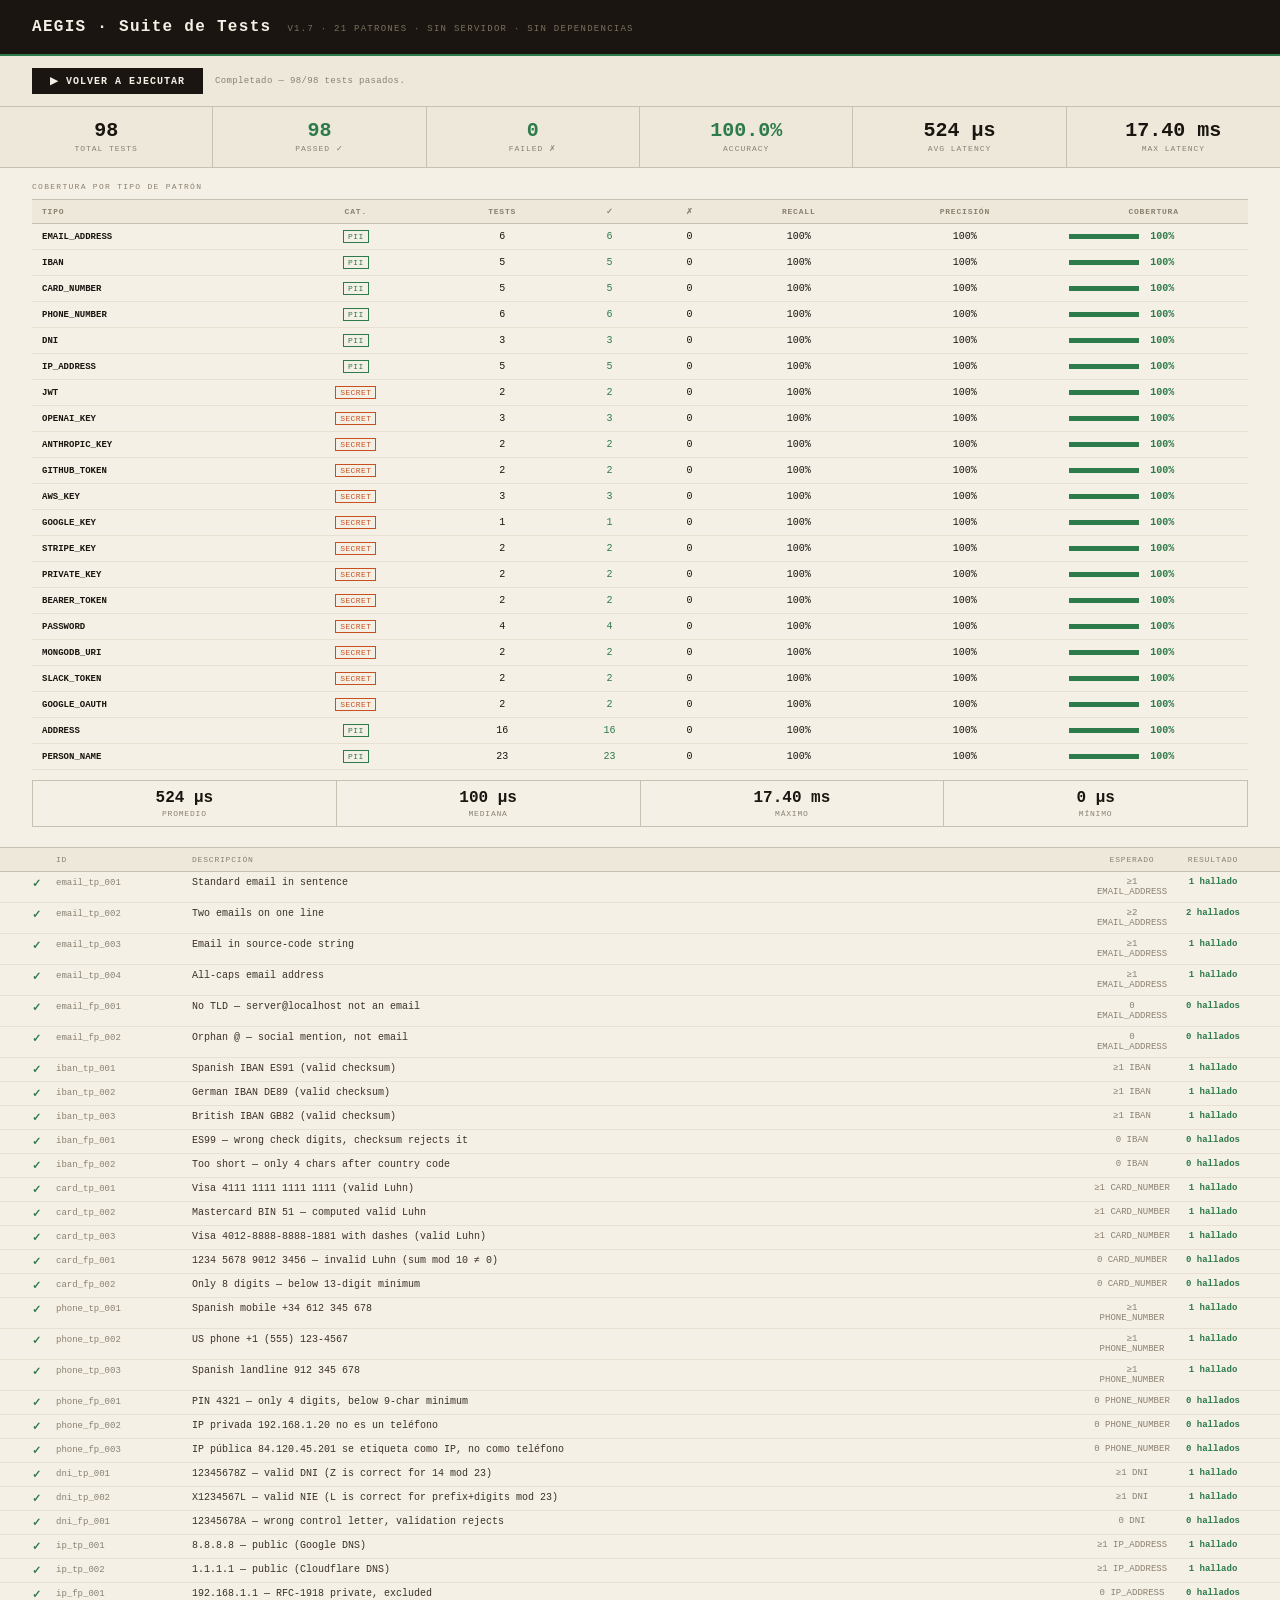
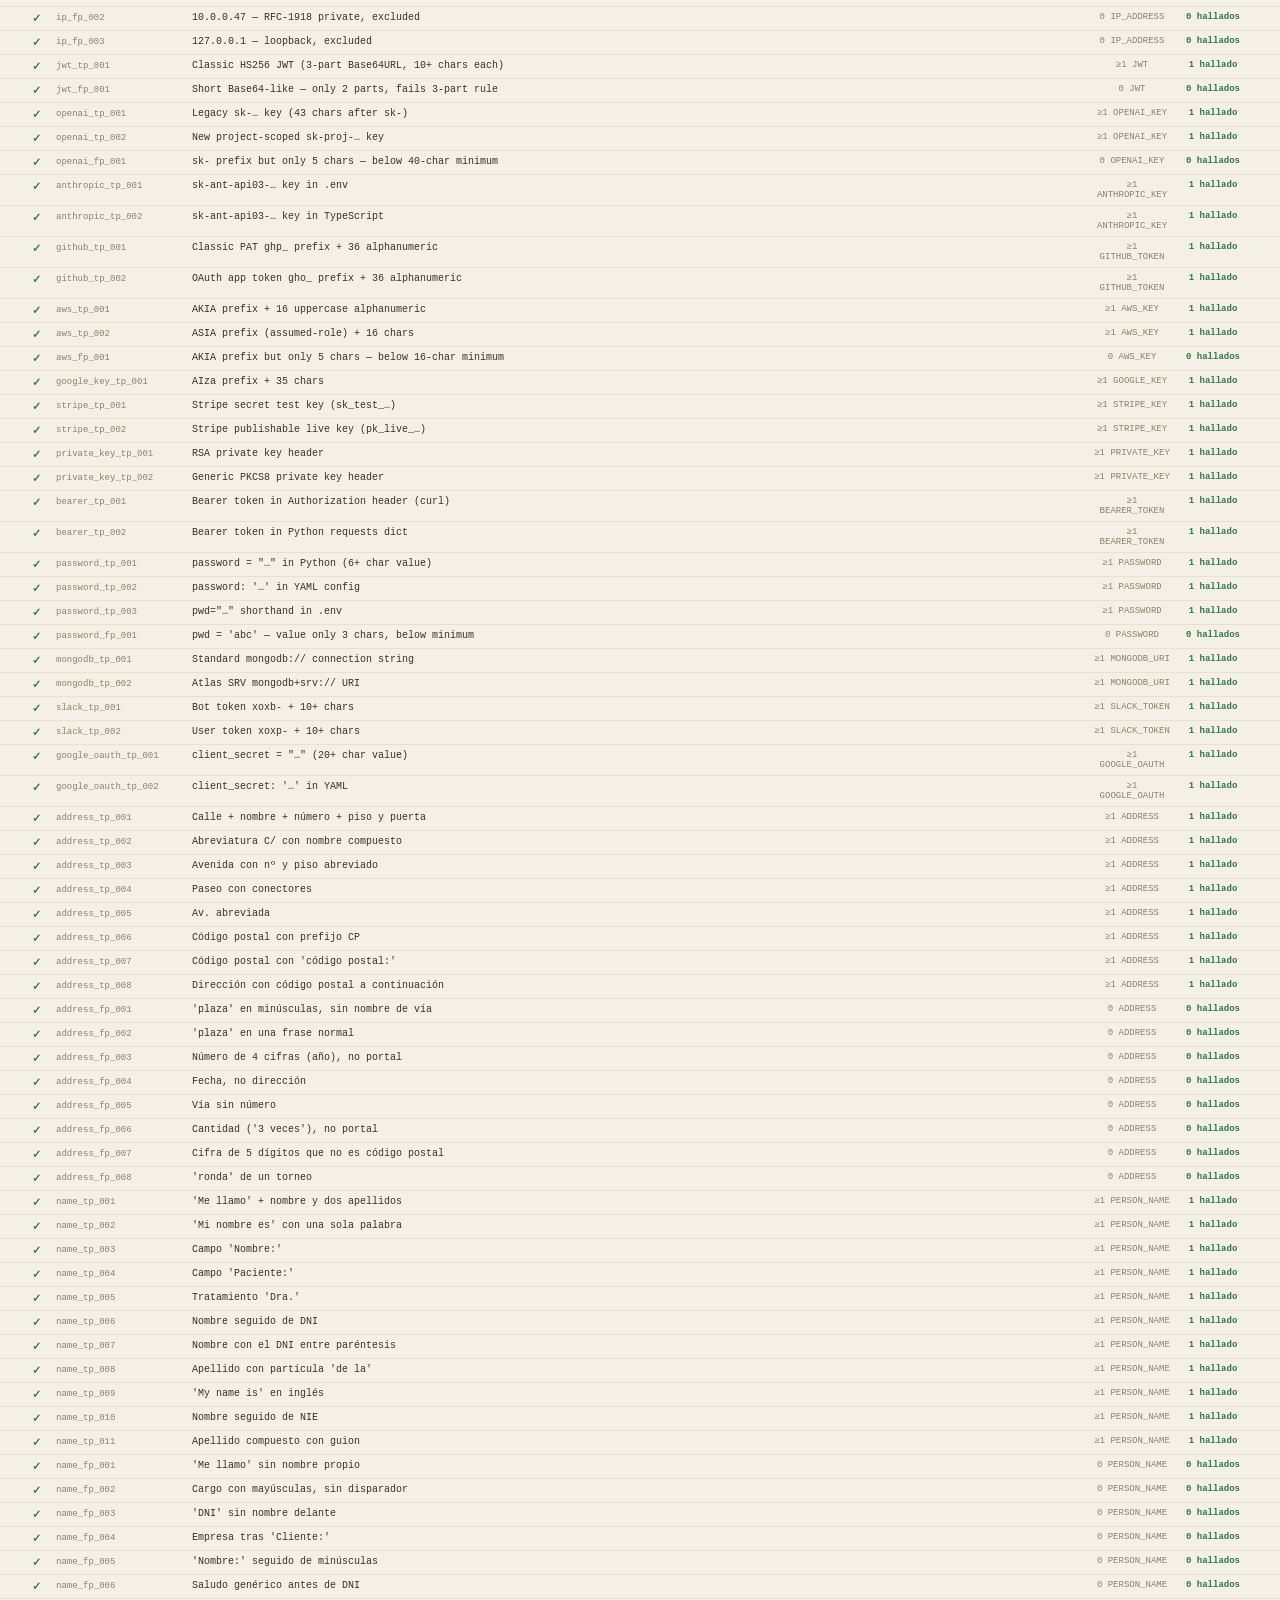
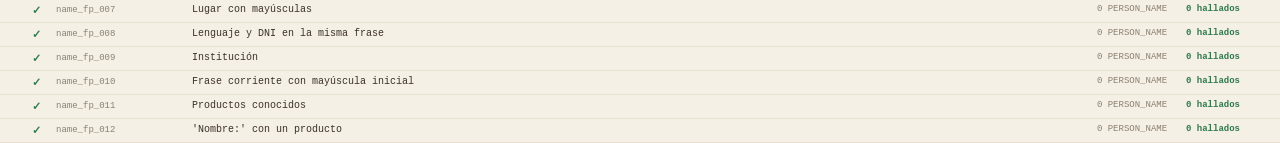
<file: test-runner.html>
<!DOCTYPE html>
<html lang="es">
<head>
<meta charset="utf-8">
<title>AEGIS — Test Suite v1.4</title>
<style>
*,*::before,*::after{box-sizing:border-box;margin:0;padding:0}
body{
  font-family:'Courier New',Courier,monospace;
  background:#F5F0E6;color:#1A1510;font-size:12px;min-height:100vh;
}

/* Header */
.hdr{
  background:#1A1510;color:#F5F0E6;padding:18px 32px;
  border-bottom:2px solid #2D7A4A;display:flex;align-items:baseline;gap:16px;
}
.hdr-title{font-size:16px;font-weight:700;letter-spacing:.08em}
.hdr-sub{font-size:9px;color:#7A7060;letter-spacing:.14em;text-transform:uppercase}

/* Controls */
.controls{
  padding:12px 32px;background:#EDE8DA;border-bottom:1px solid #C8C0B0;
  display:flex;gap:12px;align-items:center;
}
.run-btn{
  background:#1A1510;color:#F5F0E6;border:none;cursor:pointer;
  font-family:inherit;font-size:10px;font-weight:700;
  padding:7px 18px;letter-spacing:.1em;text-transform:uppercase;
}
.run-btn:hover{background:#2D7A4A}
.run-btn:disabled{background:#5A5040;cursor:default}
#status-msg{font-size:9px;color:#8A8070;letter-spacing:.04em}

/* Summary grid */
.summary{
  display:grid;grid-template-columns:repeat(6,1fr);
  border-bottom:1px solid #C8C0B0;
}
.s-cell{
  padding:14px 16px;text-align:center;border-right:1px solid #C8C0B0;
  background:#EDE8DA;
}
.s-cell:last-child{border-right:none}
.s-val{font-size:20px;font-weight:700;line-height:1}
.s-lbl{font-size:8px;letter-spacing:.12em;text-transform:uppercase;color:#8A8070;margin-top:3px}
.c-pass{color:#2D7A4A} .c-fail{color:#C83030} .c-warn{color:#B87030}

/* Type-coverage table */
.section{padding:0 32px 20px}
.section-hd{
  font-size:8px;letter-spacing:.16em;text-transform:uppercase;color:#8A8070;
  padding:14px 0 8px;border-bottom:1px solid #C8C0B0;
}
table{width:100%;border-collapse:collapse}
th{
  font-size:8px;letter-spacing:.1em;text-transform:uppercase;color:#8A8070;
  padding:7px 10px;text-align:left;border-bottom:1px solid #C8C0B0;background:#EDE8DA;
}
th:not(:first-child){text-align:center}
td{padding:7px 10px;border-bottom:1px solid #E8E0D0;font-size:10px;vertical-align:middle}
td:not(:first-child){text-align:center}
tr:hover td{background:rgba(45,122,74,.04)}
.t-ph{font-family:'Courier New',monospace;font-weight:700;font-size:9px}
.cat-tag{
  font-size:8px;padding:1px 4px;letter-spacing:.05em;text-transform:uppercase;
  border:1px solid currentColor;
}
.cat-tag.pii{color:#2D7A4A} .cat-tag.secret{color:#C85020}

.bar-wrap{display:flex;align-items:center;gap:6px}
.bar-bg{flex:1;height:5px;background:#D8D0C0;max-width:70px}
.bar-fill{height:100%;background:#2D7A4A;transition:width .4s}
.bar-fill.warn{background:#B87030} .bar-fill.fail{background:#C83030}
.acc{font-size:10px;font-weight:700;min-width:34px}

/* Case list */
.case-list-hd{
  display:grid;grid-template-columns:18px 130px 1fr 80px 70px;gap:6px;
  padding:7px 32px;font-size:8px;letter-spacing:.1em;text-transform:uppercase;
  color:#8A8070;border-top:1px solid #C8C0B0;border-bottom:1px solid #C8C0B0;
  background:#EDE8DA;
}
.case-row{
  display:grid;grid-template-columns:18px 130px 1fr 80px 70px;gap:6px;
  padding:5px 32px;border-bottom:1px solid #E8E0D0;font-size:10px;align-items:start;
}
.case-row:hover{background:rgba(45,122,74,.03)}
.ci{font-weight:700;font-size:11px}
.cid{font-family:'Courier New',monospace;color:#8A8070;font-size:9px;padding-top:1px;word-break:break-all}
.cdesc{color:#3A3028}
.cexp{font-size:9px;color:#8A8070;text-align:center}
.cact{font-size:9px;text-align:center;font-weight:700}
.cact.ok{color:#2D7A4A} .cact.bad{color:#C83030}

.latency-row{
  display:grid;grid-template-columns:repeat(4,1fr);gap:1px;
  background:#C8C0B0;border:1px solid #C8C0B0;margin-top:10px;
}
.lat-cell{background:#F5F0E6;padding:8px 12px;text-align:center}
.lat-v{font-size:16px;font-weight:700}
.lat-l{font-size:8px;letter-spacing:.1em;text-transform:uppercase;color:#8A8070;margin-top:2px}
</style>
</head>
<body>

<div class="hdr">
  <span class="hdr-title">AEGIS · Suite de Tests</span>
  <span class="hdr-sub">v1.7 · 21 patrones · sin servidor · sin dependencias</span>
</div>

<div class="controls">
  <button class="run-btn" id="run-btn">▶ Ejecutar tests</button>
  <span id="status-msg">Haz clic para ejecutar la suite completa.</span>
</div>

<div id="summary-area"></div>
<div id="results-area"></div>

<script>
// Direcciones (misma lógica que service-worker.js)
const ADDR_STREET = "(?:calle|c\\/|cl\\.|avenida|avda\\.?|avd\\.?|av\\.|plaza|pza\\.?|pl\\.|paseo|pº|camino|carretera|ctra\\.?|travesía|travesia|trav\\.?|ronda|glorieta|bulevar|rúa)";
const ADDR_TOKEN = "\\p{L}[\\p{L}'’.\\-]*";
const ADDR_NUM = "(?:n[ºo°]\\.?\\s*|núm(?:ero)?\\.?\\s*|num(?:ero)?\\.?\\s*)?\\d{1,3}(?!\\d)";
const ADDR_QTY = "(?!\\s*(?:veces|vez|euros|eur|€|años|minutos|min|horas|días|dias|personas|km|metros|%))";
const ADDR_FLOOR = "(?:\\s*[,\\-]?\\s*(?:\\d{1,2}\\s?[ºª°]\\.?(?:\\s?[A-Za-z](?!\\p{L}))?|(?:bajo|entresuelo|ático|atico|izquierda|izq|derecha|dcha|dch)(?!\\p{L})\\.?))*";
const ADDR_ZIP = "(?:0[1-9]|[1-4]\\d|5[0-2])\\d{3}(?!\\d)";
const ADDR_RE =
  `(?:(?<![\\p{L}\\p{N}])${ADDR_STREET}\\s+${ADDR_TOKEN}(?:\\s+${ADDR_TOKEN}){0,4}?\\s*,?\\s*${ADDR_NUM}${ADDR_QTY}${ADDR_FLOOR}(?:\\s*,?\\s*${ADDR_ZIP})?` +
  `|(?<![\\p{L}\\p{N}])(?:c\\.?\\s?p\\.?|código\\s+postal)\\s*[:.]?\\s*${ADDR_ZIP})`;
const ADDR_CONNECTORS = new Set(["de", "del", "la", "las", "los", "el", "y", "e"]);
function validateAddress(s) {
  if (/^(?:c\.?\s?p|código)/i.test(s)) return true;
  const name = s.replace(/^\S+\s+/, "").split(/\d/)[0];
  const tokens = name.split(/[\s,]+/).filter(t => t && !/^(?:n[ºo°]\.?|núm\.?|num\.?|número|numero)$/i.test(t));
  let real = 0;
  for (const t of tokens) {
    if (ADDR_CONNECTORS.has(t)) continue;
    if (!/^\p{Lu}/u.test(t)) return false;
    real++;
  }
  return real > 0;
}

// Nombres propios por contexto (misma lógica que service-worker.js)
const NAME_TOKEN = "\\p{Lu}\\p{Ll}+(?:-\\p{Lu}\\p{Ll}+)*";
const NAME_PART = "(?:de|del|de la|de los|de las|da|do|van|von|y|e)";
const NAME_REST = (min) => `(?:\\s+(?:${NAME_PART}\\s+)?${NAME_TOKEN}){${min},3}`;
const NAME_TRIG =
  "(?:(?:[Mm]e llamo|[Mm]i nombre (?:completo )?es|[Mm]y name is|Sr\\.|Sra\\.|Srta\\.|Dña\\.|Doña|Don|D\\.|Dr\\.|Dra\\.|Mr\\.|Mrs\\.|Ms\\.)\\s+" +
  "|(?:[Nn]ombre(?: completo)?|[Aa]pellidos?|[Pp]aciente|[Tt]itular|[Ss]olicitante|[Rr]emitente|[Dd]estinatario|[Ff]irmado(?: por)?|[Ff]ull name|[Nn]ame)\\s*[:=]\\s*)";
const NAME_ID_AFTER = "(?=\\s*[,(]?\\s*(?:con\\s+)?(?:DNI|NIE)\\b)";
const NAME_RE =
  `(?:(?<=${NAME_TRIG})${NAME_TOKEN}${NAME_REST(0)}` +
  `|(?<![\\p{L}\\p{N}-])${NAME_TOKEN}${NAME_REST(1)}${NAME_ID_AFTER})`;
const NAME_STOP = new Set(["Google","Microsoft","Amazon","Apple","Python","Java","Javascript","JavaScript","ChatGPT","Claude","Gemini","OpenAI","Anthropic","Windows","Linux","Excel","Word","Banco","Ayuntamiento","Universidad","Empresa","Hospital","Gmail","Outlook"]);
function validateName(s) { return !s.split(/\s+/).some(t => NAME_STOP.has(t)); }

// PATTERNS - identical copy of service-worker.js
const PATTERNS = [
  {cat:"pii",type:"email_address",ph:"EMAIL_ADDRESS",
   why:"Dirección de correo electrónico",
   re:()=>/\b[a-zA-Z0-9._%+\-]+@[a-zA-Z0-9.\-]+\.[a-zA-Z]{2,}\b/g},

  {cat:"pii",type:"iban",ph:"IBAN",
   why:"Número de cuenta bancaria internacional (IBAN)",
   re:()=>/\b[A-Z]{2}\d{2}(?:\s?[A-Z0-9]{4})+(?:\s?[A-Z0-9]{1,3})?\b/g,
   validate(s){
     const c=s.replace(/\s/g,"").toUpperCase();
     if(!/^[A-Z]{2}\d{2}[A-Z0-9]{1,30}$/.test(c))return false;
     const r=(c.slice(4)+c.slice(0,4)).split("").map(ch=>
       /[A-Z]/.test(ch)?(ch.charCodeAt(0)-55).toString():ch).join("");
     let rem=0;for(const d of r)rem=(rem*10+ +d)%97;
     return rem===1;
   }},

  {cat:"pii",type:"credit_card",ph:"CARD_NUMBER",
   why:"Número de tarjeta bancaria (validado con algoritmo Luhn)",
   re:()=>/\b(?:\d[ \-]?){13,19}\b/g,
   validate(s){
     const d=s.replace(/\D/g,"");
     if(d.length<13||d.length>19)return false;
     let sum=0,dbl=false;
     for(let i=d.length-1;i>=0;i--){
       let v=+d[i];if(dbl&&(v=v*2-(v>4?9:0)),dbl=!dbl,sum+=v);
     }
     return sum%10===0;
   }},

  {cat:"pii",type:"phone_number",ph:"PHONE_NUMBER",
   why:"Número de teléfono",
   re:()=>/(?<!\d)(\+?[\d][\d\s\-\(\)\.]{7,15}\d)(?!\d)/g,
   validate:s=>!/^\d{1,3}(?:\.\d{1,3}){3}$/.test(s.trim())},

  {cat:"pii",type:"dni_nie",ph:"DNI",
   why:"DNI o NIE español (letra de control válida)",
   re:()=>/\b[XYZxyz]?\d{7,8}[TRWAGMYFPDXBNJZSQVHLCKE]\b/g,
   validate(s){
     const L="TRWAGMYFPDXBNJZSQVHLCKE";
     const c=s.toUpperCase().replace(/[\s-]/g,"");
     const m=c.match(/^([XYZ]?)(\d{7,8})([A-Z])$/);
     if(!m)return false;
     const prefix=m[1]==="X"?"0":m[1]==="Y"?"1":m[1]==="Z"?"2":"";
     return L[Number(prefix+m[2])%23]===m[3];
   }},

  {cat:"pii",type:"ipv4",ph:"IP_ADDRESS",
   why:"Dirección IPv4 pública (puede identificar al usuario)",
   re:()=>/\b(?:(?:25[0-5]|2[0-4]\d|[01]?\d\d?)\.){3}(?:25[0-5]|2[0-4]\d|[01]?\d\d?)\b/g,
   validate(s){
     return !s.startsWith("127.")&&!s.startsWith("192.168.")&&
            !/^10\./.test(s)&&!/^172\.(1[6-9]|2\d|3[01])\./.test(s)&&
            s!=="0.0.0.0"&&!s.startsWith("255.");
   }},

  {cat:"pii",type:"address",ph:"ADDRESS",
   why:"Dirección postal (calle y número, o código postal). Detección aproximada",
   re:()=>new RegExp(ADDR_RE,"giu"),
   validate:validateAddress},

  {cat:"pii",type:"person_name",ph:"PERSON_NAME",
   why:"Nombre de persona, detectado por contexto (me llamo, Nombre:, Dr., junto a un DNI). Detección aproximada",
   re:()=>new RegExp(NAME_RE,"gu"),
   validate:validateName},

  {cat:"secret",type:"jwt",ph:"JWT",
   why:"Token JWT — credenciales de sesión codificadas en Base64",
   re:()=>/\beyJ[A-Za-z0-9\-_]{10,}\.[A-Za-z0-9\-_]{10,}\.[A-Za-z0-9\-_]{10,}/g},

  {cat:"secret",type:"openai_key",ph:"OPENAI_KEY",
   why:"Clave de API de OpenAI",
   re:()=>/\bsk-(?:proj-|[a-zA-Z0-9]{2,8}-)?[A-Za-z0-9]{40,}\b/g},

  {cat:"secret",type:"anthropic_key",ph:"ANTHROPIC_KEY",
   why:"Clave de API de Anthropic / Claude",
   re:()=>/\bsk-ant-[A-Za-z0-9\-_]{20,}\b/g},

  {cat:"secret",type:"github_token",ph:"GITHUB_TOKEN",
   why:"Token de acceso personal de GitHub",
   re:()=>/\bgh[pousr]_[A-Za-z0-9]{36}\b/g},

  {cat:"secret",type:"aws_key",ph:"AWS_KEY",
   why:"Clave de acceso de AWS IAM",
   re:()=>/\b(?:AKIA|AIPA|ASIA|AROA)[A-Z0-9]{16}\b/g},

  {cat:"secret",type:"google_api_key",ph:"GOOGLE_KEY",
   why:"Clave de API de Google Cloud",
   re:()=>/\bAIza[A-Za-z0-9\-_]{35}\b/g},

  {cat:"secret",type:"stripe_key",ph:"STRIPE_KEY",
   why:"Clave de API de Stripe",
   re:()=>/\b(?:sk|pk|rk)_(?:test|live)_[A-Za-z0-9]{16,}\b/g},

  {cat:"secret",type:"private_key_header",ph:"PRIVATE_KEY",
   why:"Cabecera de clave privada RSA/EC/Ed25519",
   re:()=>/-----BEGIN (?:[A-Z]+ )?PRIVATE KEY-----/g},

  {cat:"secret",type:"bearer_token",ph:"BEARER_TOKEN",
   why:"Token Bearer de autenticación HTTP",
   re:()=>/\bBearer\s+([A-Za-z0-9\-_\.]{20,})/g},

  {cat:"secret",type:"password_in_code",ph:"PASSWORD",
   why:"Contraseña en código fuente o fichero de configuración",
   re:()=>/(?:password|passwd|pwd|secret|db_pass)\s*[:=]\s*["']([^"'\s]{6,})["']/gi},

  {cat:"secret",type:"mongodb_uri",ph:"MONGODB_URI",
   why:"Cadena de conexión MongoDB con credenciales embebidas",
   re:()=>/\bmongodb(?:\+srv)?:\/\/[^\s'"<>,\]]{8,}/g},

  {cat:"secret",type:"slack_token",ph:"SLACK_TOKEN",
   why:"Token de Slack (bot, usuario o app)",
   re:()=>/\bxox[bpsa]-[0-9A-Za-z\-]{10,}/g},

  {cat:"secret",type:"google_oauth_secret",ph:"GOOGLE_OAUTH",
   why:"Client secret de OAuth de Google",
   re:()=>/\bclient_secret\s*[:=]\s*["']?([A-Za-z0-9\-_]{20,})["']?/gi},
];

// Detection (same algorithm as regexSanitize in service-worker.js)
function detect(text) {
  const counters={}, entityMap={}, interceptions=[];
  for(const {cat,type,ph,re,validate,why} of PATTERNS){
    const regex=re(), found=new Set();
    for(const m of [...text.matchAll(regex)]){
      const val=m[0];
      if(found.has(val))continue;
      if(validate&&!validate(val))continue;
      found.add(val);
      if(Object.entries(entityMap).some(([,v])=>v===val))continue;
      counters[ph]=(counters[ph]||0)+1;
      const placeholder=`[${ph}_${counters[ph]}]`;
      entityMap[placeholder]=val;
      interceptions.push({cat,type,ph,placeholder,why:why||""});
    }
  }
  return interceptions;
}

// Test cases (mirrors datasets/pii.json + datasets/secrets.json)
const CASES=[
  // PII - EMAIL_ADDRESS
  {id:"email_tp_001",ph:"EMAIL_ADDRESS",cat:"pii",ok:true,n:1,
   desc:"Standard email in sentence",
   text:"Please send your CV to hr@company.es before Friday."},
  {id:"email_tp_002",ph:"EMAIL_ADDRESS",cat:"pii",ok:true,n:2,
   desc:"Two emails on one line",
   text:"From: alice@example.com To: bob.smith+team@corp.co.uk"},
  {id:"email_tp_003",ph:"EMAIL_ADDRESS",cat:"pii",ok:true,n:1,
   desc:"Email in source-code string",
   text:'const adminEmail = "admin@myapp.com"; sendWelcome(adminEmail);'},
  {id:"email_tp_004",ph:"EMAIL_ADDRESS",cat:"pii",ok:true,n:1,
   desc:"All-caps email address",
   text:"Contact SUPPORT@MEGACORP.COM for enterprise licenses."},
  {id:"email_fp_001",ph:"EMAIL_ADDRESS",cat:"pii",ok:false,n:0,
   desc:"No TLD — server@localhost not an email",
   text:"Connect to server@localhost for local dev."},
  {id:"email_fp_002",ph:"EMAIL_ADDRESS",cat:"pii",ok:false,n:0,
   desc:"Orphan @ — social mention, not email",
   text:"Follow us @company on Twitter."},

  // PII - IBAN
  {id:"iban_tp_001",ph:"IBAN",cat:"pii",ok:true,n:1,
   desc:"Spanish IBAN ES91 (valid checksum)",
   text:"Número de cuenta: ES91 2100 0418 4502 0005 1332"},
  {id:"iban_tp_002",ph:"IBAN",cat:"pii",ok:true,n:1,
   desc:"German IBAN DE89 (valid checksum)",
   text:"Bitte überweisen Sie auf IBAN DE89 3704 0044 0532 0130 00."},
  {id:"iban_tp_003",ph:"IBAN",cat:"pii",ok:true,n:1,
   desc:"British IBAN GB82 (valid checksum)",
   text:"Send payment to GB82 WEST 1234 5698 7654 32 by Tuesday."},
  {id:"iban_fp_001",ph:"IBAN",cat:"pii",ok:false,n:0,
   desc:"ES99 — wrong check digits, checksum rejects it",
   text:"My IBAN is ES99 2100 0418 4502 0005 1332."},
  {id:"iban_fp_002",ph:"IBAN",cat:"pii",ok:false,n:0,
   desc:"Too short — only 4 chars after country code",
   text:"Model ES12 arrived today."},

  // PII - CARD_NUMBER
  {id:"card_tp_001",ph:"CARD_NUMBER",cat:"pii",ok:true,n:1,
   desc:"Visa 4111 1111 1111 1111 (valid Luhn)",
   text:"Card ending in 1111: 4111 1111 1111 1111"},
  {id:"card_tp_002",ph:"CARD_NUMBER",cat:"pii",ok:true,n:1,
   desc:"Mastercard BIN 51 — computed valid Luhn",
   text:"Charge card 5100 0000 0000 0008 for the subscription."},
  {id:"card_tp_003",ph:"CARD_NUMBER",cat:"pii",ok:true,n:1,
   desc:"Visa 4012-8888-8888-1881 with dashes (valid Luhn)",
   text:"Customer card: 4012-8888-8888-1881"},
  {id:"card_fp_001",ph:"CARD_NUMBER",cat:"pii",ok:false,n:0,
   desc:"1234 5678 9012 3456 — invalid Luhn (sum mod 10 ≠ 0)",
   text:"Order reference: 1234 5678 9012 3456 (not a card)."},
  {id:"card_fp_002",ph:"CARD_NUMBER",cat:"pii",ok:false,n:0,
   desc:"Only 8 digits — below 13-digit minimum",
   text:"PIN: 1234 5678"},

  // PII - PHONE_NUMBER
  {id:"phone_tp_001",ph:"PHONE_NUMBER",cat:"pii",ok:true,n:1,
   desc:"Spanish mobile +34 612 345 678",
   text:"Llámame al +34 612 345 678 esta tarde."},
  {id:"phone_tp_002",ph:"PHONE_NUMBER",cat:"pii",ok:true,n:1,
   desc:"US phone +1 (555) 123-4567",
   text:"Support line: +1 (555) 123-4567 (Mon–Fri)."},
  {id:"phone_tp_003",ph:"PHONE_NUMBER",cat:"pii",ok:true,n:1,
   desc:"Spanish landline 912 345 678",
   text:"Oficina central: 912 345 678."},
  {id:"phone_fp_001",ph:"PHONE_NUMBER",cat:"pii",ok:false,n:0,
   desc:"PIN 4321 — only 4 digits, below 9-char minimum",
   text:"Access PIN: 4321"},
  {id:"phone_fp_002",ph:"PHONE_NUMBER",cat:"pii",ok:false,n:0,
   desc:"IP privada 192.168.1.20 no es un teléfono",
   text:"El servidor local responde en 192.168.1.20 sin problemas."},
  {id:"phone_fp_003",ph:"PHONE_NUMBER",cat:"pii",ok:false,n:0,
   desc:"IP pública 84.120.45.201 se etiqueta como IP, no como teléfono",
   text:"Acceso VPN desde la IP 84.120.45.201 de la oficina."},

  // PII - DNI
  {id:"dni_tp_001",ph:"DNI",cat:"pii",ok:true,n:1,
   desc:"12345678Z — valid DNI (Z is correct for 14 mod 23)",
   text:"DNI del paciente: 12345678Z"},
  {id:"dni_tp_002",ph:"DNI",cat:"pii",ok:true,n:1,
   desc:"X1234567L — valid NIE (L is correct for prefix+digits mod 23)",
   text:"Número de extranjero: X1234567L"},
  {id:"dni_fp_001",ph:"DNI",cat:"pii",ok:false,n:0,
   desc:"12345678A — wrong control letter, validation rejects",
   text:"ID: 12345678A (letra de control incorrecta)"},

  // PII - IP_ADDRESS
  {id:"ip_tp_001",ph:"IP_ADDRESS",cat:"pii",ok:true,n:1,
   desc:"8.8.8.8 — public (Google DNS)",
   text:"Primary DNS resolver: 8.8.8.8"},
  {id:"ip_tp_002",ph:"IP_ADDRESS",cat:"pii",ok:true,n:1,
   desc:"1.1.1.1 — public (Cloudflare DNS)",
   text:"Configure DNS to 1.1.1.1 for faster resolution."},
  {id:"ip_fp_001",ph:"IP_ADDRESS",cat:"pii",ok:false,n:0,
   desc:"192.168.1.1 — RFC-1918 private, excluded",
   text:"Internal gateway: 192.168.1.1"},
  {id:"ip_fp_002",ph:"IP_ADDRESS",cat:"pii",ok:false,n:0,
   desc:"10.0.0.47 — RFC-1918 private, excluded",
   text:"Kubernetes pod IP: 10.0.0.47"},
  {id:"ip_fp_003",ph:"IP_ADDRESS",cat:"pii",ok:false,n:0,
   desc:"127.0.0.1 — loopback, excluded",
   text:"Dev server running at http://127.0.0.1:3000"},

  // SECRETS - JWT
  {id:"jwt_tp_001",ph:"JWT",cat:"secret",ok:true,n:1,
   desc:"Classic HS256 JWT (3-part Base64URL, 10+ chars each)",
   text:"const token = 'eyJhbGciOiJIUzI1NiIsInR5cCI6IkpXVCJ9.eyJzdWIiOiIxMjM0NTY3ODkwIiwibmFtZSI6IkpvaG4gRG9lIn0.SflKxwRJSMeKKF2QT4fwpMeJf36POk6yJV_adQssw5c';"},
  {id:"jwt_fp_001",ph:"JWT",cat:"secret",ok:false,n:0,
   desc:"Short Base64-like — only 2 parts, fails 3-part rule",
   text:"Hash: eyJhbGci.short"},

  // SECRETS - OPENAI_KEY
  {id:"openai_tp_001",ph:"OPENAI_KEY",cat:"secret",ok:true,n:1,
   desc:"Legacy sk-… key (43 chars after sk-)",
   text:"OPENAI_API_KEY=sk-1234567890abcdefghijklmnopqrstuvwxyzABCDE"},
  {id:"openai_tp_002",ph:"OPENAI_KEY",cat:"secret",ok:true,n:1,
   desc:"New project-scoped sk-proj-… key",
   text:"client = OpenAI(api_key='sk-proj-abcdefghijklmnopqrstuvwxyz1234567890ABCDE')"},
  {id:"openai_fp_001",ph:"OPENAI_KEY",cat:"secret",ok:false,n:0,
   desc:"sk- prefix but only 5 chars — below 40-char minimum",
   text:"Error: sk-short is not a valid key."},

  // SECRETS - ANTHROPIC_KEY
  {id:"anthropic_tp_001",ph:"ANTHROPIC_KEY",cat:"secret",ok:true,n:1,
   desc:"sk-ant-api03-… key in .env",
   text:"ANTHROPIC_API_KEY=sk-ant-api03-ABCDEFGHIJKLMNOPQRSTuvwxyz1234567890abc"},
  {id:"anthropic_tp_002",ph:"ANTHROPIC_KEY",cat:"secret",ok:true,n:1,
   desc:"sk-ant-api03-… key in TypeScript",
   text:"const claude = new Anthropic({ apiKey: 'sk-ant-api03-XYZabcdefghij1234567890MNOP' });"},

  // SECRETS - GITHUB_TOKEN
  {id:"github_tp_001",ph:"GITHUB_TOKEN",cat:"secret",ok:true,n:1,
   desc:"Classic PAT ghp_ prefix + 36 alphanumeric",
   text:"GH_TOKEN=ghp_ABCDEFGHIJKLMNOPQRSTUVWXYZabcdef1234"},
  {id:"github_tp_002",ph:"GITHUB_TOKEN",cat:"secret",ok:true,n:1,
   desc:"OAuth app token gho_ prefix + 36 alphanumeric",
   text:"Authorization: token gho_ABCDEFGHIJKLMNOPQRSTUVWXYZabcdef1234"},

  // SECRETS - AWS_KEY
  {id:"aws_tp_001",ph:"AWS_KEY",cat:"secret",ok:true,n:1,
   desc:"AKIA prefix + 16 uppercase alphanumeric",
   text:"AWS_ACCESS_KEY_ID=AKIAIOSFODNN7EXAMPLE"},
  {id:"aws_tp_002",ph:"AWS_KEY",cat:"secret",ok:true,n:1,
   desc:"ASIA prefix (assumed-role) + 16 chars",
   text:'access_key = "ASIAIOSFODNN7EXAMPLE"'},
  {id:"aws_fp_001",ph:"AWS_KEY",cat:"secret",ok:false,n:0,
   desc:"AKIA prefix but only 5 chars — below 16-char minimum",
   text:"Account: AKIA12345 (not a real key)"},

  // SECRETS - GOOGLE_KEY
  {id:"google_key_tp_001",ph:"GOOGLE_KEY",cat:"secret",ok:true,n:1,
   desc:"AIza prefix + 35 chars",
   text:"GOOGLE_API_KEY=AIzaSyDummyKey1234567890123456789012345"},

  // SECRETS - STRIPE_KEY
  {id:"stripe_tp_001",ph:"STRIPE_KEY",cat:"secret",ok:true,n:1,
   desc:"Stripe secret test key (sk_test_…)",
   text:"STRIPE_SECRET_KEY=sk_test_4eC39HqLyjWDarjtT1zdp7dc123456"},
  {id:"stripe_tp_002",ph:"STRIPE_KEY",cat:"secret",ok:true,n:1,
   desc:"Stripe publishable live key (pk_live_…)",
   text:"const stripe = Stripe('pk_live_ABCDEFGHIJKLMNOPabcdefghij');"},

  // SECRETS - PRIVATE_KEY
  {id:"private_key_tp_001",ph:"PRIVATE_KEY",cat:"secret",ok:true,n:1,
   desc:"RSA private key header",
   text:"Here is my key:\n-----BEGIN RSA PRIVATE KEY-----\nMIIEowIBAAKCAQEA..."},
  {id:"private_key_tp_002",ph:"PRIVATE_KEY",cat:"secret",ok:true,n:1,
   desc:"Generic PKCS8 private key header",
   text:"-----BEGIN PRIVATE KEY-----\nMIIEvQIBADANBgkqhkiG9w0BAQEFAASC..."},

  // SECRETS - BEARER_TOKEN
  {id:"bearer_tp_001",ph:"BEARER_TOKEN",cat:"secret",ok:true,n:1,
   desc:"Bearer token in Authorization header (curl)",
   text:"curl -H 'Authorization: Bearer eyABCDEFGHIJKLMNOPQRSTUVWXYZabc' https://api.example.com"},
  {id:"bearer_tp_002",ph:"BEARER_TOKEN",cat:"secret",ok:true,n:1,
   desc:"Bearer token in Python requests dict",
   text:"headers = {'Authorization': 'Bearer abcdef1234567890abcdef1234567890'}"},

  // SECRETS - PASSWORD
  {id:"password_tp_001",ph:"PASSWORD",cat:"secret",ok:true,n:1,
   desc:"password = \"…\" in Python (6+ char value)",
   text:'DB_PASSWORD = "s3cr3t_p4ssw0rd!"'},
  {id:"password_tp_002",ph:"PASSWORD",cat:"secret",ok:true,n:1,
   desc:"password: '…' in YAML config",
   text:"database:\n  password: 'my_secure_password_123'"},
  {id:"password_tp_003",ph:"PASSWORD",cat:"secret",ok:true,n:1,
   desc:"pwd=\"…\" shorthand in .env",
   text:'pwd="SuperSecret99!"'},
  {id:"password_fp_001",ph:"PASSWORD",cat:"secret",ok:false,n:0,
   desc:"pwd = 'abc' — value only 3 chars, below minimum",
   text:"pwd = 'abc'"},

  // SECRETS - MONGODB_URI
  {id:"mongodb_tp_001",ph:"MONGODB_URI",cat:"secret",ok:true,n:1,
   desc:"Standard mongodb:// connection string",
   text:"MONGODB_URL=mongodb://admin:password@cluster.example.com:27017/mydb"},
  {id:"mongodb_tp_002",ph:"MONGODB_URI",cat:"secret",ok:true,n:1,
   desc:"Atlas SRV mongodb+srv:// URI",
   text:"mongoose.connect('mongodb+srv://user:pass@cluster.mongodb.net/app')"},

  // SECRETS - SLACK_TOKEN
  {id:"slack_tp_001",ph:"SLACK_TOKEN",cat:"secret",ok:true,n:1,
   desc:"Bot token xoxb- + 10+ chars",
   text:"SLACK_BOT_TOKEN=xoxb-EJEMPLO-FALSO-ABCDEFabcdef12345"},
  {id:"slack_tp_002",ph:"SLACK_TOKEN",cat:"secret",ok:true,n:1,
   desc:"User token xoxp- + 10+ chars",
   text:"token = 'xoxp-EJEMPLO-FALSO-ZYXWVUzyxwvu0987'"},

  // SECRETS - GOOGLE_OAUTH
  {id:"google_oauth_tp_001",ph:"GOOGLE_OAUTH",cat:"secret",ok:true,n:1,
   desc:"client_secret = \"…\" (20+ char value)",
   text:'client_secret = "GOCSPXabcdefghij12345678901234"'},
  {id:"google_oauth_tp_002",ph:"GOOGLE_OAUTH",cat:"secret",ok:true,n:1,
   desc:"client_secret: '…' in YAML",
   text:"client_secret: 'ABCDEFabcdef1234567890MNOPQR'"},

  // PII - ADDRESS
  {id:"address_tp_001",ph:"ADDRESS",cat:"pii",ok:true,n:1,
   desc:"Calle + nombre + número + piso y puerta",
   text:"Vivo en Calle Mayor 5, 3º B de Bilbao"},
  {id:"address_tp_002",ph:"ADDRESS",cat:"pii",ok:true,n:1,
   desc:"Abreviatura C/ con nombre compuesto",
   text:"Mi dirección: C/ Gran Vía de Colón 12"},
  {id:"address_tp_003",ph:"ADDRESS",cat:"pii",ok:true,n:1,
   desc:"Avenida con nº y piso abreviado",
   text:"Avenida de la Constitución, nº 24, 2º izq"},
  {id:"address_tp_004",ph:"ADDRESS",cat:"pii",ok:true,n:1,
   desc:"Paseo con conectores",
   text:"Paseo de la Castellana 100"},
  {id:"address_tp_005",ph:"ADDRESS",cat:"pii",ok:true,n:1,
   desc:"Av. abreviada",
   text:"Av. Gasteiz 25"},
  {id:"address_tp_006",ph:"ADDRESS",cat:"pii",ok:true,n:1,
   desc:"Código postal con prefijo CP",
   text:"CP 48001"},
  {id:"address_tp_007",ph:"ADDRESS",cat:"pii",ok:true,n:1,
   desc:"Código postal con 'código postal:'",
   text:"código postal: 28013"},
  {id:"address_tp_008",ph:"ADDRESS",cat:"pii",ok:true,n:1,
   desc:"Dirección con código postal a continuación",
   text:"Calle Doctor Fleming 7, 2º A, 50003 Zaragoza"},
  {id:"address_fp_001",ph:"ADDRESS",cat:"pii",ok:false,n:0,
   desc:"'plaza' en minúsculas, sin nombre de vía",
   text:"plaza para aparcar 30"},
  {id:"address_fp_002",ph:"ADDRESS",cat:"pii",ok:false,n:0,
   desc:"'plaza' en una frase normal",
   text:"Tengo una plaza en el hotel 2"},
  {id:"address_fp_003",ph:"ADDRESS",cat:"pii",ok:false,n:0,
   desc:"Número de 4 cifras (año), no portal",
   text:"Camino de Santiago 2024"},
  {id:"address_fp_004",ph:"ADDRESS",cat:"pii",ok:false,n:0,
   desc:"Fecha, no dirección",
   text:"La Avenida 5 de mayo"},
  {id:"address_fp_005",ph:"ADDRESS",cat:"pii",ok:false,n:0,
   desc:"Vía sin número",
   text:"Quedamos en la Plaza Mayor"},
  {id:"address_fp_006",ph:"ADDRESS",cat:"pii",ok:false,n:0,
   desc:"Cantidad ('3 veces'), no portal",
   text:"Fui a la Plaza Mayor 3 veces"},
  {id:"address_fp_007",ph:"ADDRESS",cat:"pii",ok:false,n:0,
   desc:"Cifra de 5 dígitos que no es código postal",
   text:"El precio es 48001 euros"},
  {id:"address_fp_008",ph:"ADDRESS",cat:"pii",ok:false,n:0,
   desc:"'ronda' de un torneo",
   text:"ronda 2 del torneo"},

  // PII - PERSON_NAME
  {id:"name_tp_001",ph:"PERSON_NAME",cat:"pii",ok:true,n:1,
   desc:"'Me llamo' + nombre y dos apellidos",
   text:"Me llamo Lucía Fernández Ortega y vivo en Bilbao"},
  {id:"name_tp_002",ph:"PERSON_NAME",cat:"pii",ok:true,n:1,
   desc:"'Mi nombre es' con una sola palabra",
   text:"Mi nombre es Iñaki."},
  {id:"name_tp_003",ph:"PERSON_NAME",cat:"pii",ok:true,n:1,
   desc:"Campo 'Nombre:'",
   text:"Nombre: Erik Prueba"},
  {id:"name_tp_004",ph:"PERSON_NAME",cat:"pii",ok:true,n:1,
   desc:"Campo 'Paciente:'",
   text:"Paciente: Jon Aranburu Lasa, varón de 58 años"},
  {id:"name_tp_005",ph:"PERSON_NAME",cat:"pii",ok:true,n:1,
   desc:"Tratamiento 'Dra.'",
   text:"Resumen para la Dra. Marta Ibarra Goikoetxea."},
  {id:"name_tp_006",ph:"PERSON_NAME",cat:"pii",ok:true,n:1,
   desc:"Nombre seguido de DNI",
   text:"1) Carlos Muñoz Pérez, DNI 30987654F"},
  {id:"name_tp_007",ph:"PERSON_NAME",cat:"pii",ok:true,n:1,
   desc:"Nombre con el DNI entre paréntesis",
   text:"Mi marido, Iñaki Etxeberria Sáenz (DNI 23456789D), es cotitular"},
  {id:"name_tp_008",ph:"PERSON_NAME",cat:"pii",ok:true,n:1,
   desc:"Apellido con partícula 'de la'",
   text:"Habló con el Sr. García de la Torre ayer"},
  {id:"name_tp_009",ph:"PERSON_NAME",cat:"pii",ok:true,n:1,
   desc:"'My name is' en inglés",
   text:"My name is John Smith and I work here"},
  {id:"name_tp_010",ph:"PERSON_NAME",cat:"pii",ok:true,n:1,
   desc:"Nombre seguido de NIE",
   text:"Amara Okafor, NIE X1234567L"},
  {id:"name_tp_011",ph:"PERSON_NAME",cat:"pii",ok:true,n:1,
   desc:"Apellido compuesto con guion",
   text:"Titular: María José Pérez-Goñi"},
  {id:"name_fp_001",ph:"PERSON_NAME",cat:"pii",ok:false,n:0,
   desc:"'Me llamo' sin nombre propio",
   text:"Me llamo la atención"},
  {id:"name_fp_002",ph:"PERSON_NAME",cat:"pii",ok:false,n:0,
   desc:"Cargo con mayúsculas, sin disparador",
   text:"Soy Ingeniero de Datos"},
  {id:"name_fp_003",ph:"PERSON_NAME",cat:"pii",ok:false,n:0,
   desc:"'DNI' sin nombre delante",
   text:"Total, DNI de los alumnos"},
  {id:"name_fp_004",ph:"PERSON_NAME",cat:"pii",ok:false,n:0,
   desc:"Empresa tras 'Cliente:'",
   text:"Cliente: Microsoft"},
  {id:"name_fp_005",ph:"PERSON_NAME",cat:"pii",ok:false,n:0,
   desc:"'Nombre:' seguido de minúsculas",
   text:"Nombre: producto estrella"},
  {id:"name_fp_006",ph:"PERSON_NAME",cat:"pii",ok:false,n:0,
   desc:"Saludo genérico antes de DNI",
   text:"Estimado cliente, adjunto el DNI"},
  {id:"name_fp_007",ph:"PERSON_NAME",cat:"pii",ok:false,n:0,
   desc:"Lugar con mayúsculas",
   text:"Quedamos en la Plaza Mayor"},
  {id:"name_fp_008",ph:"PERSON_NAME",cat:"pii",ok:false,n:0,
   desc:"Lenguaje y DNI en la misma frase",
   text:"Python es un lenguaje, DNI no aplica"},
  {id:"name_fp_009",ph:"PERSON_NAME",cat:"pii",ok:false,n:0,
   desc:"Institución",
   text:"La Universidad de Deusto abre el lunes"},
  {id:"name_fp_010",ph:"PERSON_NAME",cat:"pii",ok:false,n:0,
   desc:"Frase corriente con mayúscula inicial",
   text:"Hola, necesito ayuda con una reclamación."},
  {id:"name_fp_011",ph:"PERSON_NAME",cat:"pii",ok:false,n:0,
   desc:"Productos conocidos",
   text:"Tengo un problema con Gmail y con Outlook"},
  {id:"name_fp_012",ph:"PERSON_NAME",cat:"pii",ok:false,n:0,
   desc:"'Nombre:' con un producto",
   text:"Nombre: Google Cloud"},
];

// Runner
function run() {
  return CASES.map(tc => {
    const t0 = performance.now();
    const hits = detect(tc.text);
    const us   = (performance.now() - t0) * 1000;

    const typeHits = hits.filter(i => i.ph === tc.ph).length;
    const pass = tc.ok ? typeHits >= (tc.n || 1) : typeHits === 0;
    return { ...tc, typeHits, pass, us };
  });
}

// Rendering helpers
function fmtUs(us) {
  return us < 1000 ? `${us.toFixed(0)} µs` : `${(us/1000).toFixed(2)} ms`;
}

function render(rs) {
  const total   = rs.length;
  const passed  = rs.filter(r => r.pass).length;
  const failed  = total - passed;
  const acc     = (passed / total * 100).toFixed(1);
  const times   = rs.map(r => r.us).sort((a,b)=>a-b);
  const avg     = times.reduce((s,v)=>s+v,0) / times.length;
  const med     = times[Math.floor(times.length/2)];
  const mx      = times[times.length-1];

  // Summary
  document.getElementById("summary-area").innerHTML = `
<div class="summary">
  <div class="s-cell"><div class="s-val">${total}</div><div class="s-lbl">Total tests</div></div>
  <div class="s-cell"><div class="s-val c-pass">${passed}</div><div class="s-lbl">Passed ✓</div></div>
  <div class="s-cell"><div class="s-val ${failed>0?"c-fail":"c-pass"}">${failed}</div><div class="s-lbl">Failed ✗</div></div>
  <div class="s-cell"><div class="s-val ${+acc>=95?"c-pass":+acc>=75?"c-warn":"c-fail"}">${acc}%</div><div class="s-lbl">Accuracy</div></div>
  <div class="s-cell"><div class="s-val">${fmtUs(avg)}</div><div class="s-lbl">Avg latency</div></div>
  <div class="s-cell"><div class="s-val">${fmtUs(mx)}</div><div class="s-lbl">Max latency</div></div>
</div>`;

  // Per-type table
  const byPh = {};
  for (const r of rs) {
    if (!byPh[r.ph]) byPh[r.ph] = {cat:r.cat,total:0,pass:0,tp:0,fn:0,fp:0,tn:0};
    const b = byPh[r.ph]; b.total++;
    if (r.pass) b.pass++;
    if (r.ok  &&  r.pass) b.tp++;
    if (r.ok  && !r.pass) b.fn++;
    if (!r.ok && !r.pass) b.fp++;
    if (!r.ok &&  r.pass) b.tn++;
  }

  const rows = Object.entries(byPh).map(([ph,d]) => {
    const recall = d.tp+d.fn>0 ? (d.tp/(d.tp+d.fn)*100).toFixed(0)+"%" : "—";
    const prec   = d.tp+d.fp>0 ? (d.tp/(d.tp+d.fp)*100).toFixed(0)+"%" : "—";
    const a      = d.pass/d.total*100;
    const bc     = a>=95?"":" warn";
    const ac     = a>=95?"c-pass":a>=75?"c-warn":"c-fail";
    return `<tr>
      <td class="t-ph">${ph}</td>
      <td><span class="cat-tag ${d.cat}">${d.cat}</span></td>
      <td>${d.total}</td>
      <td class="c-pass">${d.pass}</td>
      <td class="${d.pass<d.total?"c-fail":""}">${d.total-d.pass}</td>
      <td>${recall}</td>
      <td>${prec}</td>
      <td><div class="bar-wrap">
        <div class="bar-bg"><div class="bar-fill${bc}" style="width:${a}%"></div></div>
        <span class="acc ${ac}">${a.toFixed(0)}%</span>
      </div></td>
    </tr>`;
  }).join("");

  // Case rows
  const caseRows = rs.map(r => {
    const icon = r.pass ? "✓" : "✗";
    const ic   = r.pass ? "c-pass" : "c-fail";
    const exp  = r.ok ? `≥${r.n} ${r.ph}` : `0 ${r.ph}`;
    const act  = r.typeHits > 0
      ? `${r.typeHits} hallado${r.typeHits>1?"s":""}`
      : "0 hallados";
    const ac   = r.pass ? "ok" : "bad";
    return `<div class="case-row">
      <span class="ci ${ic}">${icon}</span>
      <span class="cid">${r.id}</span>
      <span class="cdesc">${r.desc}</span>
      <span class="cexp">${exp}</span>
      <span class="cact ${ac}">${act}</span>
    </div>`;
  }).join("");

  document.getElementById("results-area").innerHTML = `
<div class="section">
  <div class="section-hd">Cobertura por tipo de patrón</div>
  <table>
    <thead><tr>
      <th>Tipo</th><th>Cat.</th><th>Tests</th>
      <th>✓</th><th>✗</th><th>Recall</th><th>Precisión</th><th>Cobertura</th>
    </tr></thead>
    <tbody>${rows}</tbody>
  </table>
  <div class="latency-row">
    <div class="lat-cell"><div class="lat-v">${fmtUs(avg)}</div><div class="lat-l">Promedio</div></div>
    <div class="lat-cell"><div class="lat-v">${fmtUs(med)}</div><div class="lat-l">Mediana</div></div>
    <div class="lat-cell"><div class="lat-v">${fmtUs(mx)}</div><div class="lat-l">Máximo</div></div>
    <div class="lat-cell"><div class="lat-v">${fmtUs(times[0])}</div><div class="lat-l">Mínimo</div></div>
  </div>
</div>
<div class="case-list-hd">
  <span></span><span>ID</span><span>Descripción</span>
  <span style="text-align:center">Esperado</span>
  <span style="text-align:center">Resultado</span>
</div>
${caseRows}`;
}

// Bootstrap
document.getElementById("run-btn").addEventListener("click", () => {
  const btn = document.getElementById("run-btn");
  btn.disabled = true; btn.textContent = "Ejecutando…";
  document.getElementById("status-msg").textContent = `Procesando ${CASES.length} casos…`;
  setTimeout(() => {
    const rs = run();
    render(rs);
    const p = rs.filter(r=>r.pass).length;
    btn.disabled = false; btn.textContent = "▶ Volver a ejecutar";
    document.getElementById("status-msg").textContent =
      `Completado — ${p}/${rs.length} tests pasados.`;
  }, 16);
});

window.addEventListener("load", () => document.getElementById("run-btn").click());
</script>
</body>
</html>
</file>
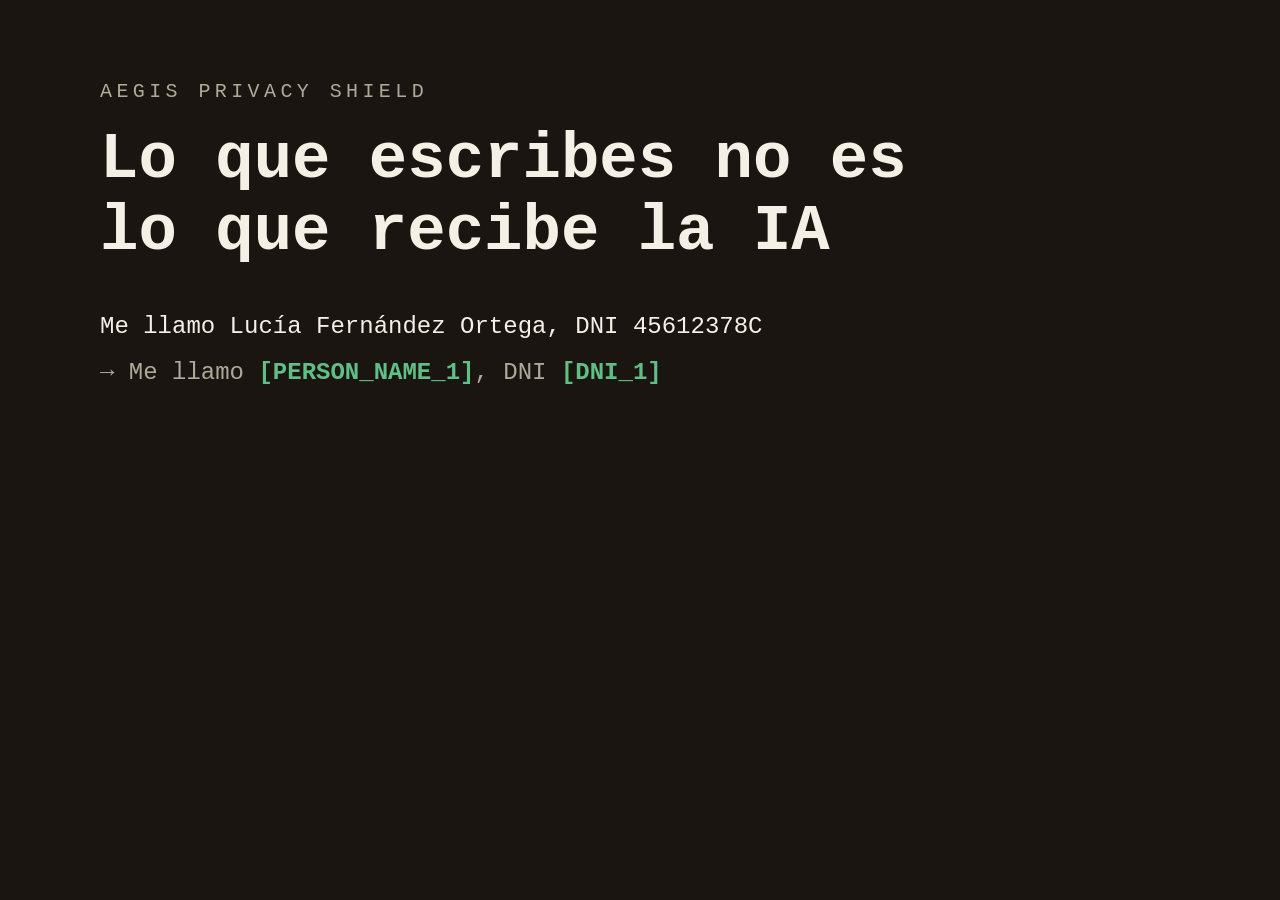
<file: tienda/fuentes/pm.html>
<!doctype html><meta charset=utf-8><link rel=stylesheet href=base.css><style>
body{width:1400px;height:560px;background:var(--ink);color:#F5F0E6;padding:80px 100px}
.k{font-size:20px;letter-spacing:.22em;color:#B0A898;margin-bottom:22px}
h1{font:700 64px/1.12 'Courier New',monospace;margin-bottom:36px;max-width:900px}
.l{font-size:24px;line-height:1.9;color:#B0A898}.l .a{color:#F5F0E6}.l .tag{color:#5FBF86}
</style>
<div class=k>AEGIS PRIVACY SHIELD</div><h1>Lo que escribes no es lo que recibe la IA</h1>
<div class=l><span class=a>Me llamo Lucía Fernández Ortega, DNI 45612378C</span><br>→ Me llamo <span class=tag>[PERSON_NAME_1]</span>, DNI <span class=tag>[DNI_1]</span></div>
</file>
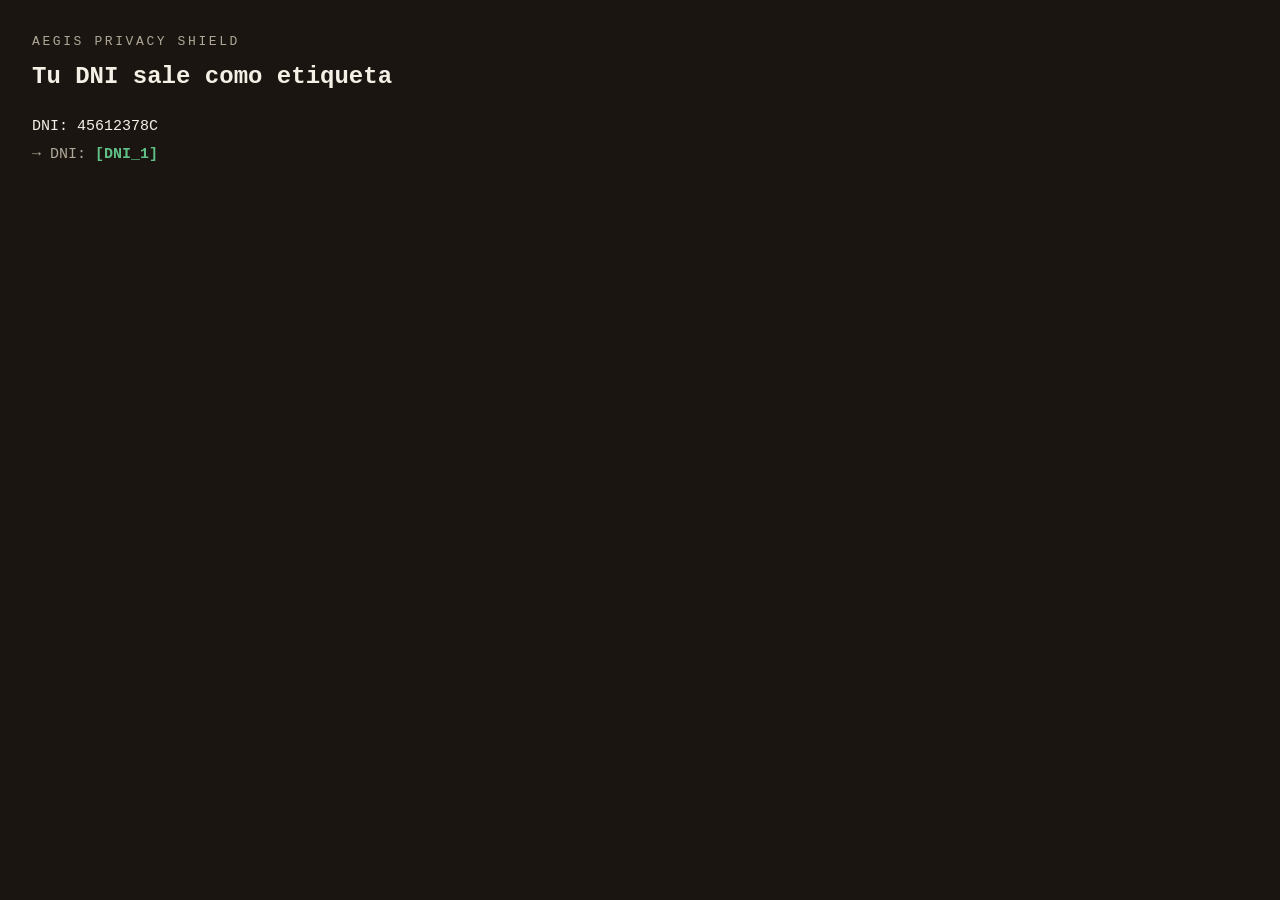
<file: tienda/fuentes/pt.html>
<!doctype html><meta charset=utf-8><link rel=stylesheet href=base.css><style>
body{width:440px;height:280px;background:var(--ink);color:#F5F0E6;padding:34px 32px}
.k{font-size:13px;letter-spacing:.2em;color:#B0A898;margin-bottom:14px}
h1{font:700 24px/1.15 'Courier New',monospace;margin-bottom:22px}
.l{font-size:15px;line-height:1.9;color:#B0A898}.l .a{color:#F5F0E6}.l .tag{color:#5FBF86}
</style>
<div class=k>AEGIS PRIVACY SHIELD</div><h1>Tu DNI sale como etiqueta</h1>
<div class=l><span class=a>DNI: 45612378C</span><br>→ DNI: <span class=tag>[DNI_1]</span></div>
</file>
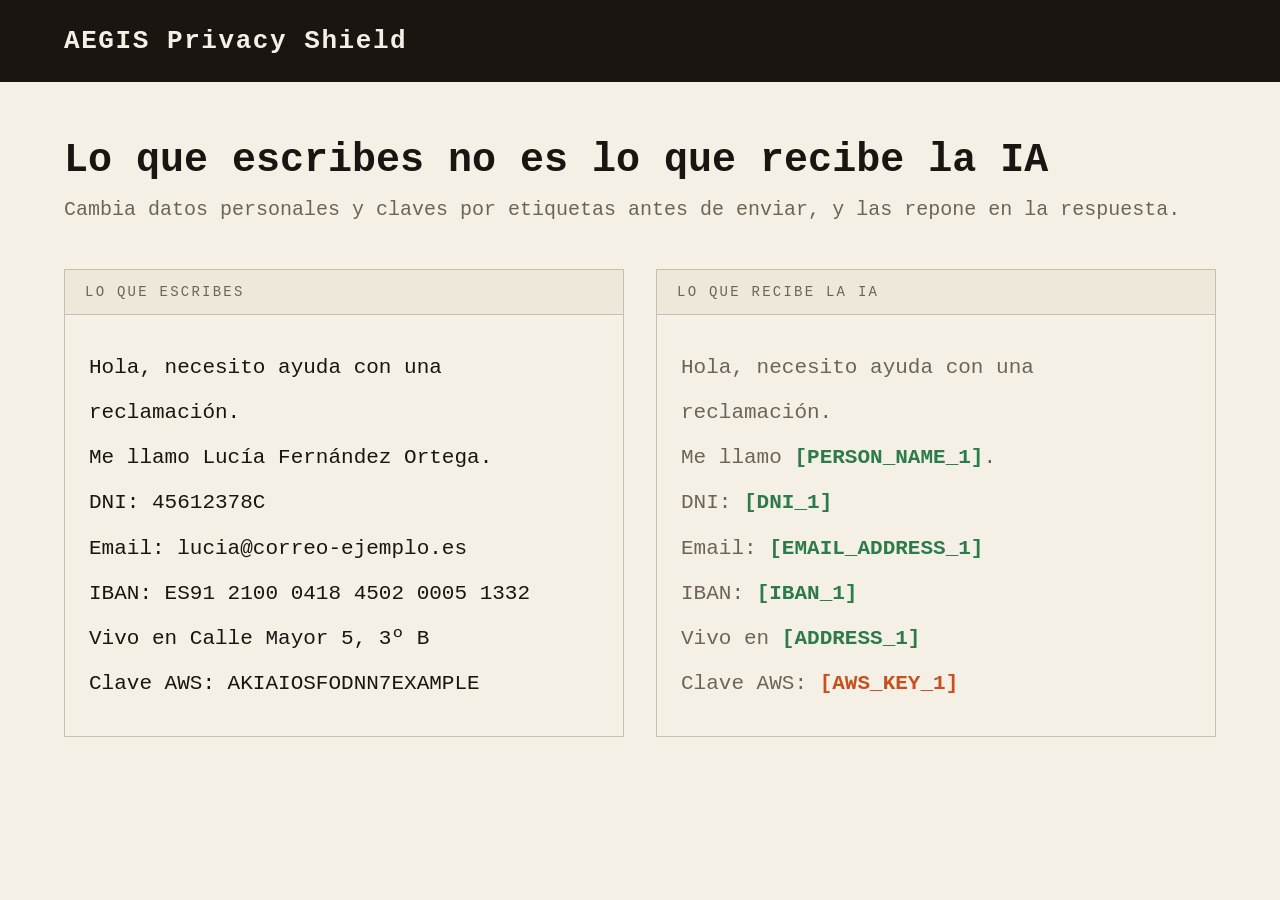
<file: tienda/fuentes/s1.html>
<!doctype html><meta charset=utf-8><link rel=stylesheet href=base.css><style>
body{width:1280px;height:800px}
.hdr{padding:26px 64px;font-size:26px}
h1{font:700 40px/1.15 'Courier New',monospace;margin:56px 64px 14px}
.sub{margin:0 64px 48px;font-size:20px;color:var(--muted)}
.cols{display:flex;gap:32px;margin:0 64px}
.p{flex:1;border:1.5px solid var(--line)}
.p h2{background:var(--bg2);border-bottom:1.5px solid var(--line);padding:14px 20px;font-size:14px;letter-spacing:.16em;color:var(--muted);font-weight:400}
.p div{padding:30px 24px;font-size:21px;line-height:2.15}
.q{color:var(--muted)}
</style>
<div class=hdr>AEGIS Privacy Shield</div>
<h1>Lo que escribes no es lo que recibe la IA</h1>
<p class=sub>Cambia datos personales y claves por etiquetas antes de enviar, y las repone en la respuesta.</p>
<div class=cols>
<div class=p><h2>LO QUE ESCRIBES</h2><div>
Hola, necesito ayuda con una reclamación.<br>
Me llamo Lucía Fernández Ortega.<br>
DNI: 45612378C<br>
Email: lucia@correo-ejemplo.es<br>
IBAN: ES91 2100 0418 4502 0005 1332<br>
Vivo en Calle Mayor 5, 3º B<br>
Clave AWS: AKIAIOSFODNN7EXAMPLE</div></div>
<div class=p><h2>LO QUE RECIBE LA IA</h2><div class=q>
Hola, necesito ayuda con una reclamación.<br>
Me llamo <span class=tag>[PERSON_NAME_1]</span>.<br>
DNI: <span class=tag>[DNI_1]</span><br>
Email: <span class=tag>[EMAIL_ADDRESS_1]</span><br>
IBAN: <span class=tag>[IBAN_1]</span><br>
Vivo en <span class=tag>[ADDRESS_1]</span><br>
Clave AWS: <span class="tag s">[AWS_KEY_1]</span></div></div>
</div>
</file>
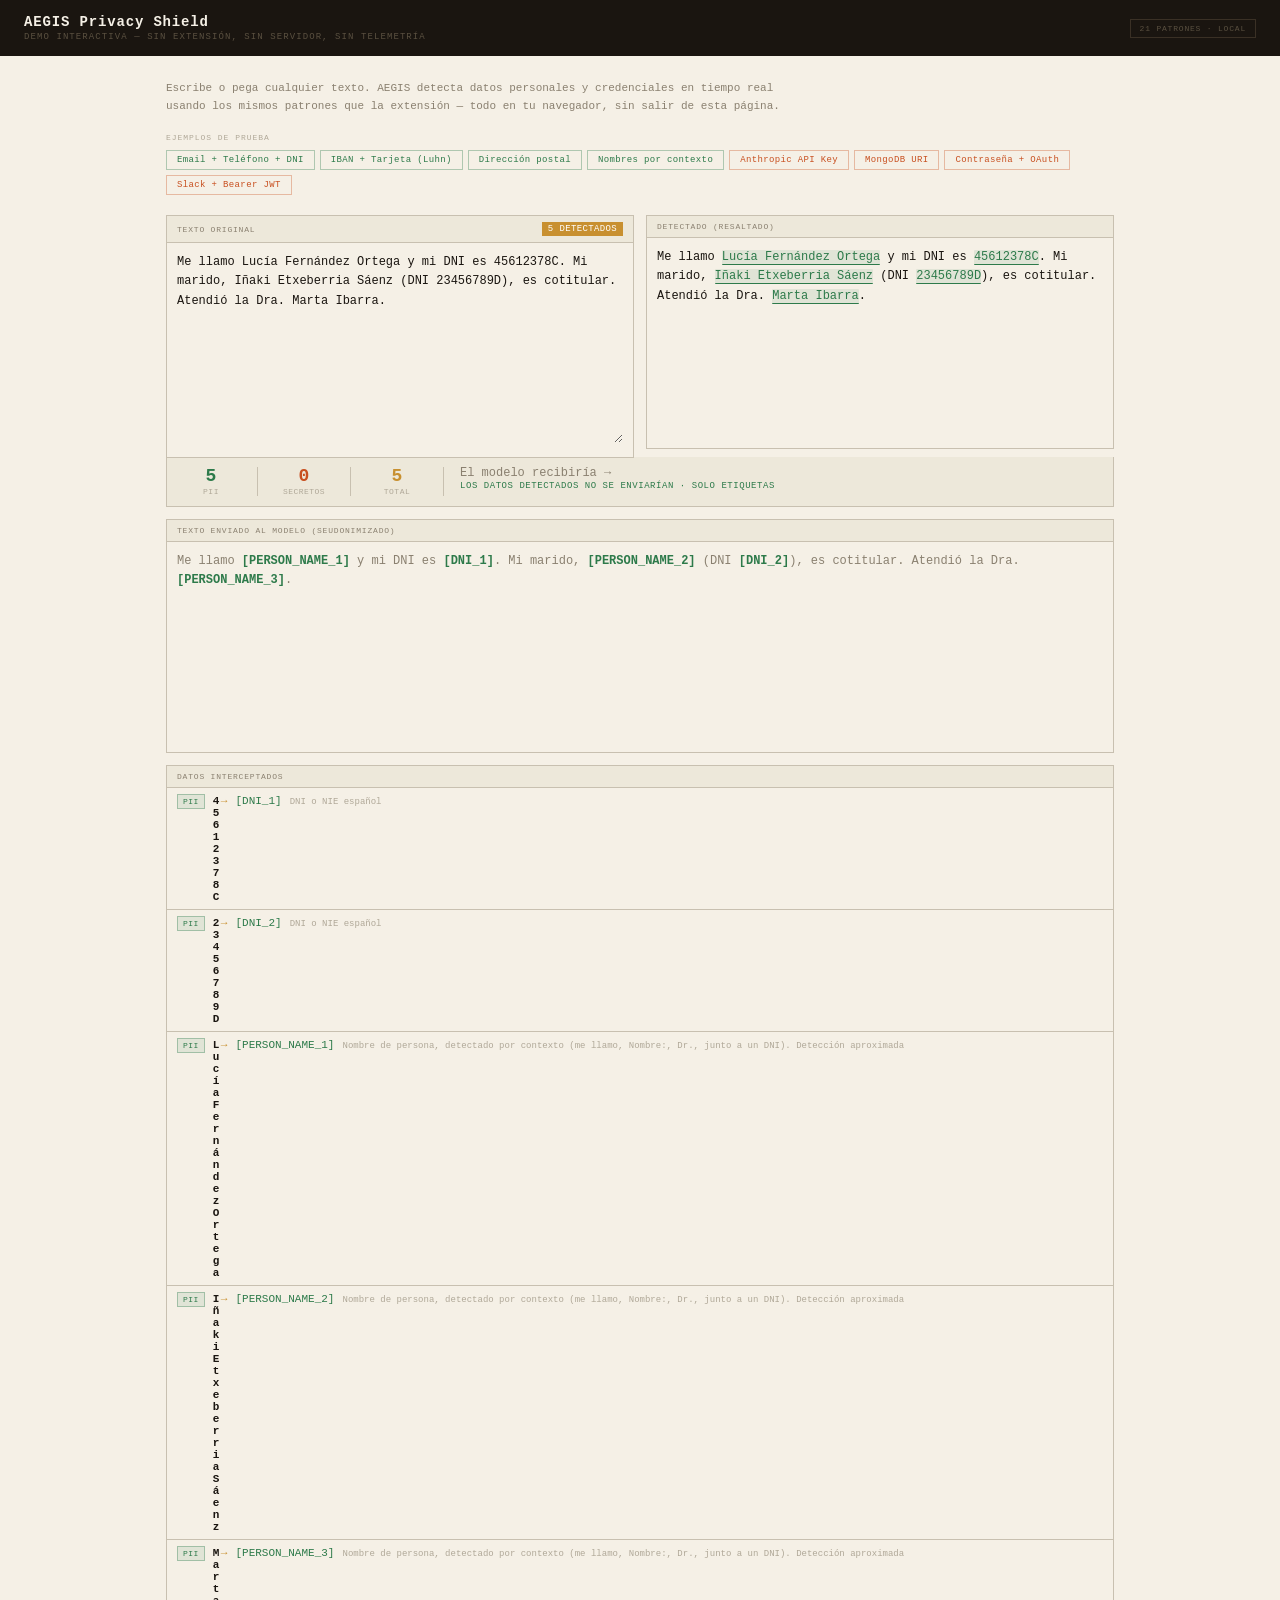
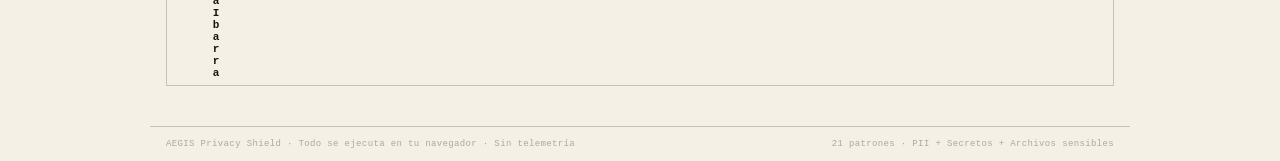
<file: tienda/fuentes/s3.html>
<!DOCTYPE html>
<html lang="es">
<head>
<meta charset="utf-8">
<meta name="viewport" content="width=device-width,initial-scale=1">
<title>AEGIS Privacy Shield — Demo</title>
<style>
*,*::before,*::after{box-sizing:border-box;margin:0;padding:0}
:root{
  --bg:#F5F0E6;--bg2:#EDE8DA;--border:#C8C0B0;
  --text:#1A1510;--muted:#8A8070;--faint:#B0A898;
  --pii:#2D7A4A;--pii-bg:rgba(45,122,74,.10);--pii-border:rgba(45,122,74,.35);
  --sec:#C85020;--sec-bg:rgba(200,80,32,.10);--sec-border:rgba(200,80,32,.35);
  --amber:#C89030;--ink:#1A1510;
}
body{font-family:'Courier New',Courier,monospace;background:var(--bg);color:var(--text);font-size:12px;min-height:100vh}

/* Header */
.hdr{background:var(--ink);color:#F5F0E6;padding:14px 24px;display:flex;align-items:center;justify-content:space-between}
.hdr-brand{font-size:14px;font-weight:700;letter-spacing:.06em}
.hdr-sub{font-size:9px;letter-spacing:.12em;text-transform:uppercase;color:#5A5040;margin-top:2px}
.hdr-pill{font-size:8px;letter-spacing:.1em;text-transform:uppercase;padding:4px 9px;border:1px solid #3A3025;color:#5A5040}

/* Main */
.main{max-width:980px;margin:0 auto;padding:24px 16px 40px}
.intro{font-size:11px;color:var(--muted);margin-bottom:18px;line-height:1.6;max-width:620px}

/* Examples */
.ex-label{font-size:8px;letter-spacing:.12em;text-transform:uppercase;color:var(--faint);margin-bottom:8px;display:block}
.examples{display:flex;flex-wrap:wrap;gap:5px;margin-bottom:20px}
.ex-btn{
  font-family:inherit;font-size:9px;letter-spacing:.04em;
  padding:4px 10px;border:1px solid var(--border);background:none;
  color:var(--muted);cursor:pointer;transition:all .15s;
}
.ex-btn:hover{border-color:var(--text);color:var(--text)}
.ex-btn.pii{border-color:var(--pii-border);color:var(--pii)}
.ex-btn.pii:hover{background:var(--pii-bg)}
.ex-btn.sec{border-color:var(--sec-border);color:var(--sec)}
.ex-btn.sec:hover{background:var(--sec-bg)}

/* Grid */
.grid{display:grid;grid-template-columns:1fr 1fr;gap:12px}
@media(max-width:700px){.grid{grid-template-columns:1fr}}

/* Panel */
.panel{border:1px solid var(--border)}
.panel-head{
  background:var(--bg2);border-bottom:1px solid var(--border);
  padding:6px 10px;font-size:8px;letter-spacing:.1em;text-transform:uppercase;
  color:var(--muted);display:flex;justify-content:space-between;align-items:center
}
.panel-body{padding:10px}
textarea{
  width:100%;height:190px;background:none;border:none;
  font-family:inherit;font-size:12px;color:var(--text);
  resize:vertical;outline:none;line-height:1.6;min-height:120px;
}
textarea::placeholder{color:var(--faint)}

/* Output highlighted */
.output{height:190px;overflow-y:auto;font-size:12px;line-height:1.6;white-space:pre-wrap;word-break:break-word;outline:none}
mark.pii{background:var(--pii-bg);color:var(--pii);border-bottom:1.5px solid var(--pii);border-radius:1px;cursor:default}
mark.sec{background:var(--sec-bg);color:var(--sec);border-bottom:1.5px solid var(--sec);border-radius:1px;cursor:default}
.empty{color:var(--faint);font-size:11px}

/* Badge counter */
.badge-count{
  font-size:9px;padding:2px 6px;display:none;
  background:var(--amber);color:#fff;letter-spacing:.04em;
}
.badge-count.on{display:inline}

/* After (anonimizado) */
.after-text{height:190px;overflow-y:auto;font-size:12px;line-height:1.6;white-space:pre-wrap;word-break:break-word;color:var(--muted)}
.token.pii{color:var(--pii);font-weight:700}
.token.sec{color:var(--sec);font-weight:700}

/* Detection list */
.det-section{margin-top:12px}
.det-row{
  display:flex;align-items:baseline;gap:8px;padding:6px 10px;
  border-bottom:1px solid var(--border);font-size:11px;
}
.det-row:last-child{border-bottom:none}
.cat-tag{font-size:8px;letter-spacing:.06em;text-transform:uppercase;padding:2px 5px;flex-shrink:0}
.cat-tag.pii{background:var(--pii-bg);color:var(--pii);border:1px solid var(--pii-border)}
.cat-tag.sec{background:var(--sec-bg);color:var(--sec);border:1px solid var(--sec-border)}
.det-value{font-weight:700;word-break:break-all;flex:1;min-width:0}
.det-arrow{color:var(--amber);flex-shrink:0;font-weight:700}
.det-token{flex-shrink:0}
.det-token.pii{color:var(--pii)}
.det-token.sec{color:var(--sec)}
.det-why{font-size:9px;color:var(--faint);flex-basis:100%;padding-left:0;margin-top:1px}

/* Clean message */
.clean-msg{
  padding:10px;font-size:10px;color:var(--pii);
  display:flex;align-items:center;gap:6px;
}

/* Stats strip */
.stats-strip{
  display:flex;gap:16px;padding:10px 14px;
  background:var(--bg2);border:1px solid var(--border);
  border-top:none;margin-top:-1px;font-size:10px;
}
.stat{display:flex;flex-direction:column;align-items:center;min-width:60px}
.stat-n{font-size:18px;font-weight:700;line-height:1}
.stat-n.pii{color:var(--pii)}
.stat-n.sec{color:var(--sec)}
.stat-l{font-size:8px;letter-spacing:.06em;text-transform:uppercase;color:var(--faint);margin-top:2px}
.stat-div{width:1px;background:var(--border);align-self:stretch}

/* Footer */
.footer{
  border-top:1px solid var(--border);padding:12px 16px;
  font-size:9px;color:var(--faint);letter-spacing:.04em;
  display:flex;justify-content:space-between;flex-wrap:wrap;gap:6px;
  max-width:980px;margin:0 auto;
}
</style>
</head>
<body>

<div class="hdr">
  <div>
    <div class="hdr-brand">AEGIS Privacy Shield</div>
    <div class="hdr-sub">Demo interactiva — sin extensión, sin servidor, sin telemetría</div>
  </div>
  <div class="hdr-pill">21 patrones · Local</div>
</div>

<div class="main">
  <p class="intro">
    Escribe o pega cualquier texto. AEGIS detecta datos personales y credenciales en tiempo real
    usando los mismos patrones que la extensión — todo en tu navegador, sin salir de esta página.
  </p>

  <span class="ex-label">Ejemplos de prueba</span>
  <div class="examples">
    <button class="ex-btn pii" data-text="Hola, soy María López. Mi email es maria.lopez@empresa.com y mi teléfono +34 612 345 678. DNI: 12345678Z.">
      Email + Teléfono + DNI
    </button>
    <button class="ex-btn pii" data-text="Cuenta IBAN: ES91 2100 0418 4502 0005 1332. Tarjeta Visa: 4539 1488 0343 6467 (caduca 03/27).">
      IBAN + Tarjeta (Luhn)
    </button>
    <button class="ex-btn pii" data-text="Envíalo a Calle Mayor 5, 3º B, 48001 Bilbao. Mi otra dirección es Avenida de la Constitución 24 y el CP 28013.">
      Dirección postal
    </button>
    <button class="ex-btn pii" data-text="Me llamo Lucía Fernández Ortega y mi DNI es 45612378C. Mi marido, Iñaki Etxeberria Sáenz (DNI 23456789D), es cotitular. Atendió la Dra. Marta Ibarra.">
      Nombres por contexto
    </button>
    <button class="ex-btn sec" data-text="sk-ant-api03-AbCdEfGhIjKlMnOpQrStUvWxYz1234567890AbCdEfGhIjKlMnOpQrStUv-AAAAAAA">
      Anthropic API Key
    </button>
    <button class="ex-btn sec" data-text="mongodb+srv://admin:SuperSecret123@cluster0.mongodb.net/produccion?retryWrites=true&w=majority">
      MongoDB URI
    </button>
    <button class="ex-btn sec" data-text="const password = 'miContraseña2024'\nconst db_pass = 'postgres_prod_pass'\nclient_secret=GOCSPX-abcdefghijklmnopqrstu">
      Contraseña + OAuth
    </button>
    <button class="ex-btn sec" data-text="Token: xoxb-EJEMPLO-FALSO-AbCdEfGhIjKlMnOp\nAuthorization: Bearer eyJhbGciOiJIUzI1NiIsInR5cCI6IkpXVCJ9.eyJzdWIiOiIxMjM0NTY3ODkwIn0.abc123">
      Slack + Bearer JWT
    </button>
  </div>

  <div class="grid">
    <!-- Input -->
    <div>
      <div class="panel">
        <div class="panel-head">
          <span>Texto original</span>
          <span class="badge-count" id="counter">0 detectados</span>
        </div>
        <div class="panel-body">
          <textarea id="input" placeholder="Escribe aquí tu texto…&#10;&#10;O selecciona un ejemplo arriba →"></textarea>
        </div>
      </div>
    </div>

    <!-- Highlighted output -->
    <div>
      <div class="panel">
        <div class="panel-head"><span>Detectado (resaltado)</span></div>
        <div class="panel-body">
          <div class="output" id="output"><span class="empty">El análisis aparecerá aquí…</span></div>
        </div>
      </div>
    </div>
  </div>

  <!-- Stats strip (visible when data found) -->
  <div class="stats-strip" id="stats-strip" style="display:none">
    <div class="stat"><span class="stat-n pii" id="s-pii">0</span><span class="stat-l">PII</span></div>
    <div class="stat-div"></div>
    <div class="stat"><span class="stat-n sec" id="s-sec">0</span><span class="stat-l">Secretos</span></div>
    <div class="stat-div"></div>
    <div class="stat"><span class="stat-n" id="s-total" style="color:var(--amber)">0</span><span class="stat-l">Total</span></div>
    <div class="stat-div"></div>
    <div class="stat" style="align-items:flex-start;flex:1">
      <span class="stat-n" style="font-size:12px;font-weight:400;color:var(--muted)">El modelo recibiría →</span>
      <span class="stat-l" style="font-size:9px;color:var(--pii)">los datos detectados no se enviarían · solo etiquetas</span>
    </div>
  </div>

  <!-- Anonimizado (after) -->
  <div id="after-section" style="display:none;margin-top:12px">
    <div class="panel">
      <div class="panel-head"><span>Texto enviado al modelo (seudonimizado)</span></div>
      <div class="panel-body">
        <div class="after-text" id="after-text"></div>
      </div>
    </div>
  </div>

  <!-- Detection list -->
  <div class="det-section" id="det-section" style="display:none;margin-top:12px">
    <div class="panel">
      <div class="panel-head"><span>Datos interceptados</span></div>
      <div id="det-list"></div>
    </div>
  </div>
</div>

<div class="footer">
  <span>AEGIS Privacy Shield · Todo se ejecuta en tu navegador · Sin telemetría</span>
  <span>21 patrones · PII + Secretos + Archivos sensibles</span>
</div>

<script>
// Direcciones (misma lógica que service-worker.js)
const ADDR_STREET = "(?:calle|c\\/|cl\\.|avenida|avda\\.?|avd\\.?|av\\.|plaza|pza\\.?|pl\\.|paseo|pº|camino|carretera|ctra\\.?|travesía|travesia|trav\\.?|ronda|glorieta|bulevar|rúa)";
const ADDR_TOKEN = "\\p{L}[\\p{L}'’.\\-]*";
const ADDR_NUM = "(?:n[ºo°]\\.?\\s*|núm(?:ero)?\\.?\\s*|num(?:ero)?\\.?\\s*)?\\d{1,3}(?!\\d)";
const ADDR_QTY = "(?!\\s*(?:veces|vez|euros|eur|€|años|minutos|min|horas|días|dias|personas|km|metros|%))";
const ADDR_FLOOR = "(?:\\s*[,\\-]?\\s*(?:\\d{1,2}\\s?[ºª°]\\.?(?:\\s?[A-Za-z](?!\\p{L}))?|(?:bajo|entresuelo|ático|atico|izquierda|izq|derecha|dcha|dch)(?!\\p{L})\\.?))*";
const ADDR_ZIP = "(?:0[1-9]|[1-4]\\d|5[0-2])\\d{3}(?!\\d)";
const ADDR_RE =
  `(?:(?<![\\p{L}\\p{N}])${ADDR_STREET}\\s+${ADDR_TOKEN}(?:\\s+${ADDR_TOKEN}){0,4}?\\s*,?\\s*${ADDR_NUM}${ADDR_QTY}${ADDR_FLOOR}(?:\\s*,?\\s*${ADDR_ZIP})?` +
  `|(?<![\\p{L}\\p{N}])(?:c\\.?\\s?p\\.?|código\\s+postal)\\s*[:.]?\\s*${ADDR_ZIP})`;
const ADDR_CONNECTORS = new Set(["de", "del", "la", "las", "los", "el", "y", "e"]);
function validateAddress(s){
  if(/^(?:c\.?\s?p|código)/i.test(s))return true;
  const name=s.replace(/^\S+\s+/,"").split(/\d/)[0];
  const tokens=name.split(/[\s,]+/).filter(t=>t&&!/^(?:n[ºo°]\.?|núm\.?|num\.?|número|numero)$/i.test(t));
  let real=0;
  for(const t of tokens){
    if(ADDR_CONNECTORS.has(t))continue;
    if(!/^\p{Lu}/u.test(t))return false;
    real++;
  }
  return real>0;
}

// Nombres propios, solo por contexto (misma lógica que service-worker.js)
const NAME_TOKEN = "\\p{Lu}\\p{Ll}+(?:-\\p{Lu}\\p{Ll}+)*";
const NAME_PART = "(?:de|del|de la|de los|de las|da|do|van|von|y|e)";
const NAME_REST = (min) => `(?:\\s+(?:${NAME_PART}\\s+)?${NAME_TOKEN}){${min},3}`;
const NAME_TRIG =
  "(?:(?:[Mm]e llamo|[Mm]i nombre (?:completo )?es|[Mm]y name is|Sr\\.|Sra\\.|Srta\\.|Dña\\.|Doña|Don|D\\.|Dr\\.|Dra\\.|Mr\\.|Mrs\\.|Ms\\.)\\s+" +
  "|(?:[Nn]ombre(?: completo)?|[Aa]pellidos?|[Pp]aciente|[Tt]itular|[Ss]olicitante|[Rr]emitente|[Dd]estinatario|[Ff]irmado(?: por)?|[Ff]ull name|[Nn]ame)\\s*[:=]\\s*)";
const NAME_ID_AFTER = "(?=\\s*[,(]?\\s*(?:con\\s+)?(?:DNI|NIE)\\b)";
const NAME_RE =
  `(?:(?<=${NAME_TRIG})${NAME_TOKEN}${NAME_REST(0)}` +
  `|(?<![\\p{L}\\p{N}-])${NAME_TOKEN}${NAME_REST(1)}${NAME_ID_AFTER})`;
const NAME_STOP = new Set(["Google","Microsoft","Amazon","Apple","Python","Java","Javascript","JavaScript","ChatGPT","Claude","Gemini","OpenAI","Anthropic","Windows","Linux","Excel","Word","Banco","Ayuntamiento","Universidad","Empresa","Hospital","Gmail","Outlook"]);
function validateName(s){return !s.split(/\s+/).some(t=>NAME_STOP.has(t))}

// Patterns (same as service-worker.js)
const PATTERNS = [
  { cat:"pii", ph:"EMAIL_ADDRESS", why:"Dirección de correo electrónico",
    src:/\b[a-zA-Z0-9._%+\-]+@[a-zA-Z0-9.\-]+\.[a-zA-Z]{2,}\b/g },

  { cat:"pii", ph:"IBAN", why:"Cuenta bancaria internacional (IBAN)",
    src:/\b[A-Z]{2}\d{2}(?:\s?[A-Z0-9]{4})+\b/g,
    validate(s){
      const c=s.replace(/\s/g,"").toUpperCase();
      if(!/^[A-Z]{2}\d{2}[A-Z0-9]{1,30}$/.test(c))return false;
      const r=(c.slice(4)+c.slice(0,4)).split("").map(ch=>/[A-Z]/.test(ch)?(ch.charCodeAt(0)-55).toString():ch).join("");
      let rem=0; for(const d of r)rem=(rem*10+(+d))%97; return rem===1;
    }},

  { cat:"pii", ph:"CARD_NUMBER", why:"Tarjeta bancaria (validado con Luhn)",
    src:/\b(?:\d[ \-]?){13,19}\b/g,
    validate(s){
      const d=s.replace(/\D/g,"");
      if(d.length<13||d.length>19)return false;
      let sum=0,dbl=false;
      for(let i=d.length-1;i>=0;i--){let v=+d[i];if(dbl&&(v=v*2-(v>4?9:0)),dbl=!dbl,sum+=v);}
      return sum%10===0;
    }},

  { cat:"pii", ph:"PHONE_NUMBER", why:"Número de teléfono",
    src:/(?<!\d)(\+?[\d][\d\s\-\(\)\.]{7,15}\d)(?!\d)/g,
    validate(s){return !/^\d{1,3}(?:\.\d{1,3}){3}$/.test(s.trim())} },

  { cat:"pii", ph:"DNI", why:"DNI o NIE español",
    src:/\b[XYZxyz]?\d{7,8}[TRWAGMYFPDXBNJZSQVHLCKE]\b/g,
    validate(s){
      const L="TRWAGMYFPDXBNJZSQVHLCKE";
      const c=s.toUpperCase().replace(/[\s-]/g,"");
      const m=c.match(/^([XYZ]?)(\d{7,8})([A-Z])$/);
      if(!m)return false;
      const p=m[1]==="X"?"0":m[1]==="Y"?"1":m[1]==="Z"?"2":"";
      return L[Number(p+m[2])%23]===m[3];
    }},

  { cat:"pii", ph:"IP_ADDRESS", why:"Dirección IPv4 pública",
    src:/\b(?:(?:25[0-5]|2[0-4]\d|[01]?\d\d?)\.){3}(?:25[0-5]|2[0-4]\d|[01]?\d\d?)\b/g,
    validate(s){return !s.startsWith("127.")&&!s.startsWith("192.168.")&&!/^10\./.test(s)&&!/^172\.(1[6-9]|2\d|3[01])\./.test(s)&&s!=="0.0.0.0"&&!s.startsWith("255.")} },

  { cat:"pii", ph:"ADDRESS", why:"Dirección postal (calle y número, o código postal). Detección aproximada",
    src:new RegExp(ADDR_RE,"giu"),
    validate:validateAddress },

  { cat:"pii", ph:"PERSON_NAME", why:"Nombre de persona, detectado por contexto (me llamo, Nombre:, Dr., junto a un DNI). Detección aproximada",
    src:new RegExp(NAME_RE,"gu"),
    validate:validateName },

  { cat:"secret", ph:"JWT", why:"Token JWT (credenciales de sesión en Base64)",
    src:/\beyJ[A-Za-z0-9\-_]{10,}\.[A-Za-z0-9\-_]{10,}\.[A-Za-z0-9\-_]{10,}/g },

  { cat:"secret", ph:"OPENAI_KEY", why:"Clave de API de OpenAI",
    src:/\bsk-(?:proj-|[a-zA-Z0-9]{2,8}-)?[A-Za-z0-9]{40,}\b/g },

  { cat:"secret", ph:"ANTHROPIC_KEY", why:"Clave de API de Anthropic / Claude",
    src:/\bsk-ant-[A-Za-z0-9\-_]{20,}\b/g },

  { cat:"secret", ph:"GITHUB_TOKEN", why:"Token personal de acceso de GitHub",
    src:/\bgh[pousr]_[A-Za-z0-9]{36}\b/g },

  { cat:"secret", ph:"AWS_KEY", why:"Clave de acceso AWS IAM",
    src:/\b(?:AKIA|AIPA|ASIA|AROA)[A-Z0-9]{16}\b/g },

  { cat:"secret", ph:"GOOGLE_KEY", why:"Clave de API de Google Cloud",
    src:/\bAIza[A-Za-z0-9\-_]{35}\b/g },

  { cat:"secret", ph:"STRIPE_KEY", why:"Clave de API de Stripe",
    src:/\b(?:sk|pk|rk)_(?:test|live)_[A-Za-z0-9]{16,}\b/g },

  { cat:"secret", ph:"PRIVATE_KEY", why:"Clave privada criptográfica (RSA/EC/Ed25519)",
    src:/-----BEGIN (?:[A-Z]+ )?PRIVATE KEY-----/g },

  { cat:"secret", ph:"BEARER_TOKEN", why:"Token Bearer de autenticación HTTP",
    src:/\bBearer\s+([A-Za-z0-9\-_\.]{20,})/g },

  { cat:"secret", ph:"PASSWORD", why:"Contraseña en código o configuración",
    src:/(?:password|passwd|pwd|secret|db_pass)\s*[:=]\s*["']([^"'\s]{6,})["']/gi },

  { cat:"secret", ph:"MONGODB_URI", why:"Cadena de conexión MongoDB con credenciales",
    src:/\bmongodb(?:\+srv)?:\/\/[^\s'"<>,\]]{8,}/g },

  { cat:"secret", ph:"SLACK_TOKEN", why:"Token de bot o usuario de Slack",
    src:/\bxox[bpsa]-[0-9A-Za-z\-]{10,}/g },

  { cat:"secret", ph:"GOOGLE_OAUTH", why:"Client secret de OAuth de Google",
    src:/\bclient_secret\s*[:=]\s*["']?([A-Za-z0-9\-_]{20,})["']?/gi },
];

// Detection
function detect(text){
  const results=[];
  const seen=new Set();
  let work=text;
  // Secretos primero: una clave entera no debe trocearse como si fuera un teléfono o un email
  const ordered=[...PATTERNS.filter(p=>p.cat==="secret"),...PATTERNS.filter(p=>p.cat!=="secret")];
  for(const p of ordered){
    const re=new RegExp(p.src.source,p.src.flags);
    const found=[];
    for(const m of work.matchAll(re)){
      const val=m[0];
      if(seen.has(val))continue;
      if(p.validate&&!p.validate(val))continue;
      seen.add(val);
      found.push(val);
      results.push({cat:p.cat,ph:p.ph,why:p.why,value:val});
    }
    // Enmascara lo ya detectado para que otro patrón no lo cuente dos veces
    for(const val of found)work=work.split(val).join("\u0001".repeat(val.length));
  }
  return results;
}

function buildSanitized(text,results){
  let out=text;
  const counters={};
  const map=[];
  for(const r of results){
    counters[r.ph]=(counters[r.ph]||0)+1;
    const token=`[${r.ph}_${counters[r.ph]}]`;
    map.push({original:r.value,token,cat:r.cat});
  }
  for(const{original,token}of map) out=out.split(original).join(token);
  return{sanitized:out,map};
}

// HTML helpers
function esc(s){return s.replace(/&/g,"&amp;").replace(/</g,"&lt;").replace(/>/g,"&gt;")}

function renderHighlighted(text,results){
  if(!text) return '<span class="empty">Escribe algo para ver el análisis…</span>';
  if(!results.length) return '<span style="color:var(--pii);font-size:11px">✓ Sin datos sensibles detectados</span><br><span class="empty" style="font-size:11px">'+esc(text)+'</span>';

  // Build span ranges
  const spans=[];
  for(const r of results){
    let i=0;
    while((i=text.indexOf(r.value,i))!==-1){
      spans.push({start:i,end:i+r.value.length,cat:r.cat,ph:r.ph,value:r.value});
      i+=r.value.length;
    }
  }
  spans.sort((a,b)=>a.start-b.start);

  let html="",pos=0;
  for(const s of spans){
    if(s.start<pos)continue;
    html+=esc(text.slice(pos,s.start));
    html+=`<mark class="${s.cat==="pii"?"pii":"sec"}" title="${s.ph}">${esc(s.value)}</mark>`;
    pos=s.end;
  }
  html+=esc(text.slice(pos));
  return html;
}

function renderAfter(sanitized,map){
  let html=esc(sanitized);
  for(const{token,cat}of map){
    const cls=cat==="pii"?"pii":"sec";
    html=html.split(esc(token)).join(`<span class="token ${cls}">${esc(token)}</span>`);
  }
  return html;
}

function renderDetList(results){
  if(!results.length)return"";
  const counters={};
  return results.map(r=>{
    counters[r.ph]=(counters[r.ph]||0)+1;
    const token=`[${r.ph}_${counters[r.ph]}]`;
    const cls=r.cat==="pii"?"pii":"sec";
    const label=r.cat==="pii"?"PII":"SECRET";
    const val=r.value.length>44?r.value.slice(0,41)+"…":r.value;
    return`<div class="det-row">
      <span class="cat-tag ${cls}">${label}</span>
      <span class="det-value ${cls}">${esc(val)}</span>
      <span class="det-arrow">→</span>
      <span class="det-token ${cls}">${esc(token)}</span>
      <span class="det-why" style="flex-basis:100%;margin-left:0">${esc(r.why)}</span>
    </div>`;
  }).join("");
}

// Update loop
const input=document.getElementById("input");
const output=document.getElementById("output");
const counter=document.getElementById("counter");
const statsStrip=document.getElementById("stats-strip");
const afterSection=document.getElementById("after-section");
const afterText=document.getElementById("after-text");
const detSection=document.getElementById("det-section");
const detList=document.getElementById("det-list");

function update(){
  const text=input.value;
  const results=detect(text);
  const n=results.length;
  const piiN=results.filter(r=>r.cat==="pii").length;
  const secN=results.filter(r=>r.cat==="secret").length;

  output.innerHTML=renderHighlighted(text,results);

  counter.textContent=`${n} detectado${n!==1?"s":""}`;
  counter.classList.toggle("on",n>0);

  if(n>0){
    document.getElementById("s-pii").textContent=piiN;
    document.getElementById("s-sec").textContent=secN;
    document.getElementById("s-total").textContent=n;
    statsStrip.style.display="flex";

    const{sanitized,map}=buildSanitized(text,results);
    afterText.innerHTML=renderAfter(sanitized,map);
    afterSection.style.display="block";

    detList.innerHTML=renderDetList(results);
    detSection.style.display="block";
  }else{
    statsStrip.style.display="none";
    afterSection.style.display="none";
    detSection.style.display="none";
  }
}

input.addEventListener("input",update);

document.querySelectorAll(".ex-btn").forEach(btn=>{
  btn.addEventListener("click",()=>{
    input.value=btn.dataset.text.trim().replace(/\\n/g,"\n");
    update();
    input.focus();
  });
});
</script>
<script>window.addEventListener('load',()=>setTimeout(()=>{const b=[...document.querySelectorAll('.ex-btn')].find(x=>x.dataset.text.includes('Me llamo Luc'));b.click()},100))</script></body>
</html>
</file>
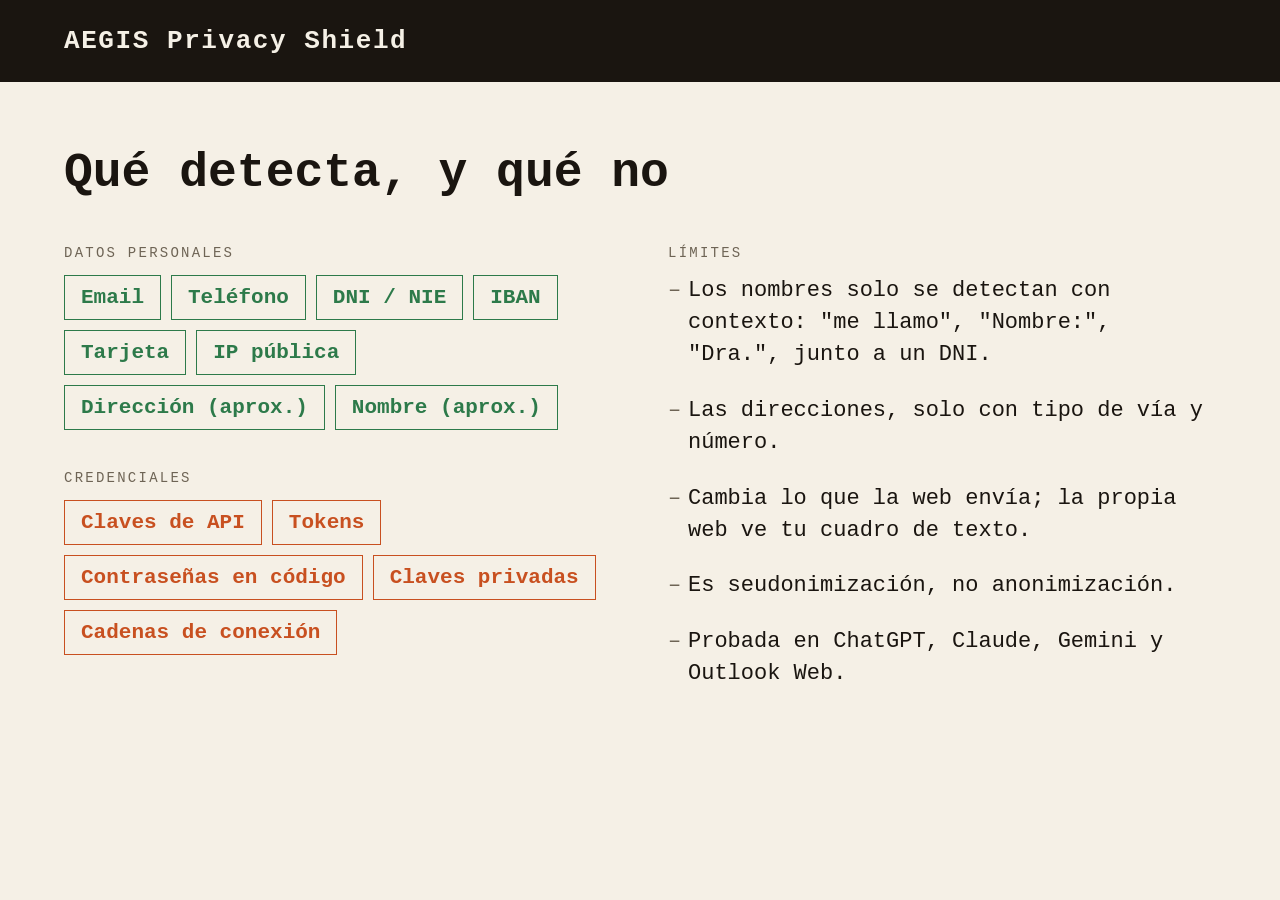
<file: tienda/fuentes/s4.html>
<!doctype html><meta charset=utf-8><link rel=stylesheet href=base.css><style>
body{width:1280px;height:800px}
.hdr{padding:26px 64px;font-size:26px}
h1{font:700 48px/1.15 'Courier New',monospace;margin:64px 64px 44px}
.cols{display:flex;gap:56px;margin:0 64px}
.c{flex:1}
h2{font-size:14px;letter-spacing:.16em;color:var(--muted);font-weight:400;margin-bottom:14px}
.chips{display:flex;flex-wrap:wrap;gap:10px;margin-bottom:40px}
.chips span{border:1.5px solid var(--pii);color:var(--pii);padding:10px 16px;font-size:21px;font-weight:700}
.chips.s span{border-color:var(--sec);color:var(--sec)}
ul{list-style:none;font-size:22px;line-height:1.45;color:var(--ink)}
li{margin-bottom:24px;padding-left:20px;position:relative}li::before{content:"–";position:absolute;left:0;color:var(--muted)}
</style>
<div class=hdr>AEGIS Privacy Shield</div>
<h1>Qué detecta, y qué no</h1>
<div class=cols>
<div class=c><h2>DATOS PERSONALES</h2><div class=chips><span>Email</span><span>Teléfono</span><span>DNI / NIE</span><span>IBAN</span><span>Tarjeta</span><span>IP pública</span><span>Dirección (aprox.)</span><span>Nombre (aprox.)</span></div>
<h2>CREDENCIALES</h2><div class="chips s"><span>Claves de API</span><span>Tokens</span><span>Contraseñas en código</span><span>Claves privadas</span><span>Cadenas de conexión</span></div></div>
<div class=c><h2>LÍMITES</h2><ul>
<li>Los nombres solo se detectan con contexto: "me llamo", "Nombre:", "Dra.", junto a un DNI.</li>
<li>Las direcciones, solo con tipo de vía y número.</li>
<li>Cambia lo que la web envía; la propia web ve tu cuadro de texto.</li>
<li>Es seudonimización, no anonimización.</li>
<li>Probada en ChatGPT, Claude, Gemini y Outlook Web.</li></ul></div></div>
</file>
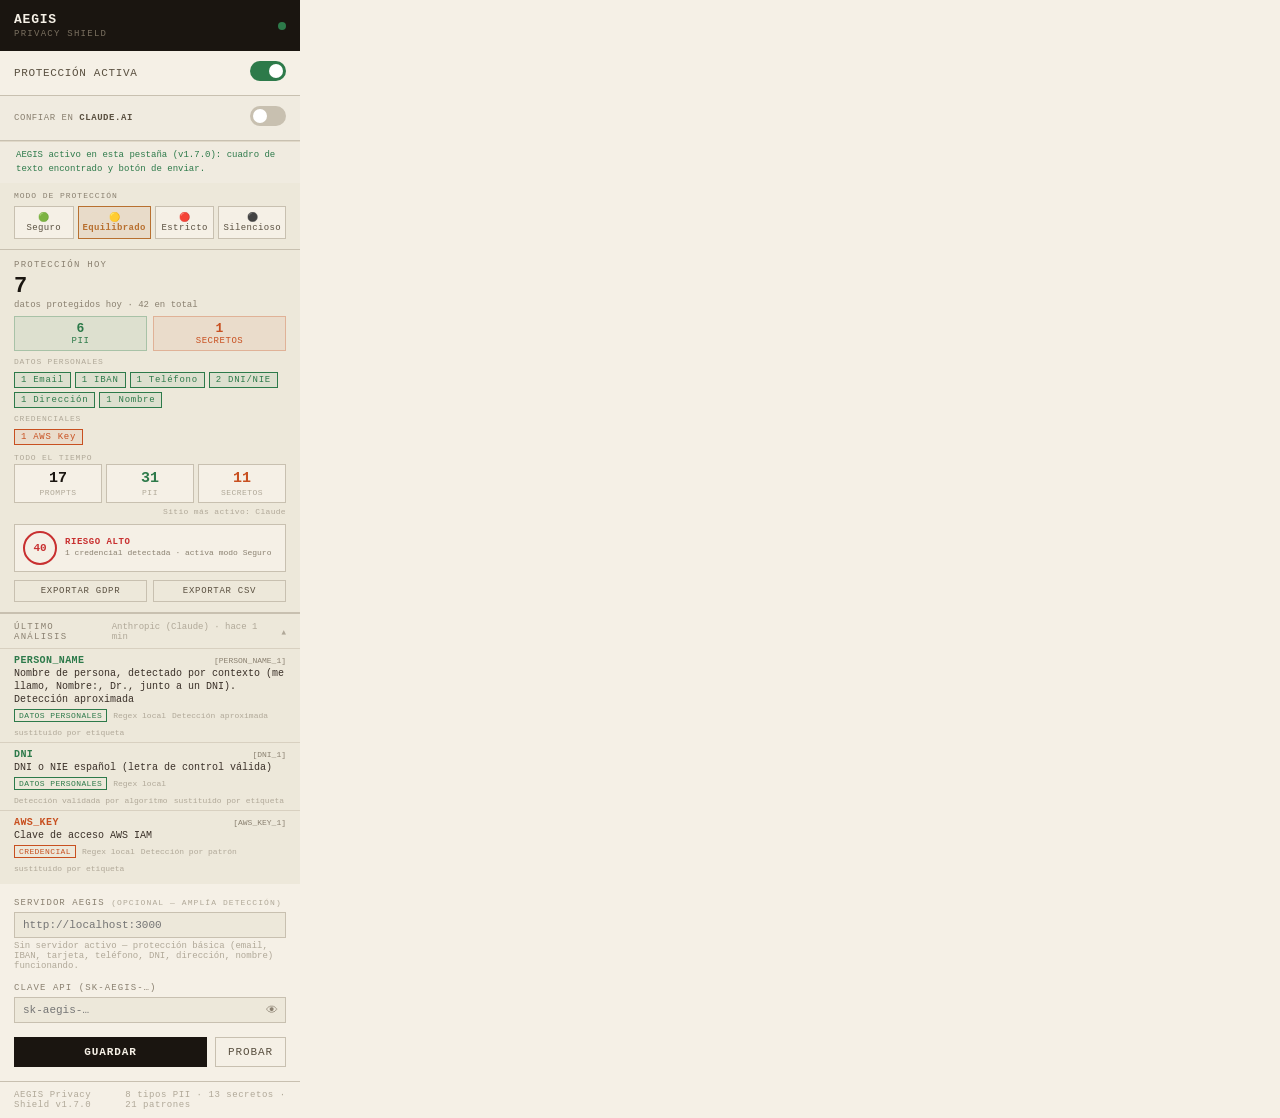
<file: tienda/fuentes/popup/popup.html>
<!DOCTYPE html>
<html lang="es">
<head>
<meta charset="utf-8">
<title>AEGIS Privacy Shield</title>
<style>
  *,*::before,*::after{box-sizing:border-box;margin:0;padding:0}
  body{
    width:300px;background:#F5F0E6;color:#1A1510;
    font-family:'Courier New',Courier,monospace;font-size:12px;
  }
  .hdr{
    background:#1A1510;color:#F5F0E6;
    padding:12px 14px;display:flex;align-items:center;justify-content:space-between;
  }
  .hdr-name{font-size:13px;font-weight:700;letter-spacing:.06em}
  .hdr-tag{font-size:9px;letter-spacing:.14em;text-transform:uppercase;color:#7A7060;margin-top:2px}

  .toggle-row{
    display:flex;align-items:center;justify-content:space-between;
    padding:10px 14px;border-bottom:1px solid #C8C0B0;
  }
  .toggle-label{font-size:11px;letter-spacing:.06em;text-transform:uppercase;color:#5A5040}
  .toggle{position:relative;width:36px;height:20px;cursor:pointer}
  .toggle input{opacity:0;width:0;height:0;position:absolute}
  .slider{
    position:absolute;inset:0;background:#C8C0B0;border-radius:10px;
    transition:background .2s;
  }
  .slider::before{
    content:'';position:absolute;width:14px;height:14px;border-radius:50%;
    background:#fff;left:3px;top:3px;transition:transform .2s;
  }
  input:checked + .slider{background:#2D7A4A}
  input:checked + .slider::before{transform:translateX(16px)}

  /* Stats panel */
  .stats{
    padding:10px 14px;border-bottom:1px solid #C8C0B0;
    background:#EDE8DA;
  }
  .stats-head{
    font-size:9px;letter-spacing:.14em;text-transform:uppercase;
    color:#8A8070;margin-bottom:6px;
  }
  .stats-big{
    font-size:22px;font-weight:700;color:#1A1510;line-height:1;
  }
  .stats-sub{font-size:9px;color:#8A8070;margin-top:2px}
  .stats-types{
    margin-top:6px;display:flex;flex-wrap:wrap;gap:4px;
  }
  .chip{
    font-size:9px;letter-spacing:.08em;padding:2px 6px;
    border:1px solid #C8C0B0;color:#5A5040;background:#F5F0E6;
  }
  .chip.active{border-color:#2D7A4A;color:#2D7A4A;background:rgba(45,122,74,.08)}
  .chip.secret{border-color:#B87030;color:#B87030}
  .chip.secret.active{border-color:#C85020;color:#C85020;background:rgba(200,80,32,.08)}
  .stats-empty{font-size:10px;color:#B0A898;margin-top:2px}

  .cat-bar{
    display:flex;gap:6px;margin-top:6px;
  }
  .cat-pill{
    flex:1;padding:4px 6px;font-size:9px;letter-spacing:.06em;
    text-transform:uppercase;text-align:center;
  }
  .cat-pill.pii{background:rgba(45,122,74,.08);border:1px solid rgba(45,122,74,.3);color:#2D7A4A}
  .cat-pill.secret{background:rgba(200,80,32,.08);border:1px solid rgba(200,80,32,.3);color:#C85020}
  .cat-pill span{display:block;font-size:13px;font-weight:700;letter-spacing:0}

  .gdpr-btn{
    margin-top:8px;width:100%;background:none;
    border:1px solid #C8C0B0;color:#5A5040;cursor:pointer;
    font-family:inherit;font-size:9px;padding:5px;
    letter-spacing:.08em;text-transform:uppercase;
  }
  .gdpr-btn:hover{border-color:#1A1510;color:#1A1510}

  .chip-group-label{
    font-size:8px;letter-spacing:.1em;text-transform:uppercase;
    color:#B0A898;margin-top:6px;margin-bottom:2px;display:block;
  }

  /* Mode selector */
  .mode-row{
    padding:8px 14px 10px;border-bottom:1px solid #C8C0B0;
    background:#EDE8DA;
  }
  .mode-label{
    font-size:8px;letter-spacing:.12em;text-transform:uppercase;
    color:#8A8070;margin-bottom:6px;display:block;
  }
  .mode-btns{display:flex;gap:4px}
  .mode-btn{
    flex:1;font-family:inherit;font-size:9px;cursor:pointer;
    padding:5px 4px;border:1px solid #C8C0B0;background:#F5F0E6;
    color:#5A5040;letter-spacing:.04em;text-align:center;
    transition:all .15s;
  }
  .mode-btn:hover{border-color:#8A8070;color:#1A1510}
  .mode-btn.active[data-mode=safe]   {border-color:#2D7A4A;background:rgba(45,122,74,.10);color:#2D7A4A;font-weight:700}
  .mode-btn.active[data-mode=balanced]{border-color:#B87030;background:rgba(184,112,48,.10);color:#B87030;font-weight:700}
  .mode-btn.active[data-mode=strict]  {border-color:#C83030;background:rgba(200,48,48,.10);color:#C83030;font-weight:700}
  .mode-btn.active[data-mode=silent]  {border-color:#5A5A8A;background:rgba(90,90,138,.10);color:#5A5A8A;font-weight:700}

  /* Privacy score */
  .score-row{
    display:flex;align-items:center;gap:8px;margin-top:8px;
    padding:6px 8px;background:#F5F0E6;border:1px solid #C8C0B0;
  }
  .score-ring{
    width:34px;height:34px;border-radius:50%;flex-shrink:0;
    display:flex;align-items:center;justify-content:center;
    font-size:11px;font-weight:700;border:2px solid currentColor;
  }
  .score-ring.clean {color:#2D7A4A}
  .score-ring.medium{color:#B87030}
  .score-ring.high  {color:#C83030}
  .score-details{flex:1;min-width:0}
  .score-level{font-size:9px;font-weight:700;letter-spacing:.06em;text-transform:uppercase}
  .score-desc {font-size:8px;color:#8A8070;margin-top:1px;line-height:1.3}

  /* Form */
  .body{padding:14px}
  label{
    display:block;font-size:9px;letter-spacing:.12em;text-transform:uppercase;
    color:#8A8070;margin-bottom:4px;margin-top:12px;
  }
  label:first-of-type{margin-top:0}
  input[type=text],input[type=password]{
    width:100%;border:1px solid #C8C0B0;background:#EDE8DA;
    color:#1A1510;font-family:inherit;font-size:11px;
    padding:6px 8px;outline:none;
  }
  input[type=text]:focus,input[type=password]:focus{border-color:#1A1510}
  .hint{font-size:9px;color:#B0A898;margin-top:3px}

  .key-wrap{position:relative}
  .key-wrap input{padding-right:32px}
  .eye{
    position:absolute;right:8px;top:50%;transform:translateY(-50%);
    cursor:pointer;font-size:12px;color:#8A8070;background:none;border:none;
    font-family:inherit;
  }

  .btn-row{margin-top:14px;display:flex;gap:8px}
  button.primary{
    flex:1;background:#1A1510;color:#F5F0E6;border:none;cursor:pointer;
    font-family:inherit;font-size:11px;font-weight:700;padding:8px;
    letter-spacing:.08em;text-transform:uppercase;
  }
  button.primary:hover{background:#2D2520}
  button.secondary{
    background:none;border:1px solid #C8C0B0;color:#5A5040;cursor:pointer;
    font-family:inherit;font-size:11px;padding:8px 12px;
    letter-spacing:.08em;text-transform:uppercase;
  }
  button.secondary:hover{border-color:#1A1510;color:#1A1510}

  #status{
    margin-top:10px;font-size:10px;padding:6px 8px;
    display:none;letter-spacing:.04em;
  }
  #status.ok   {background:rgba(45,122,74,.12);color:#2D7A4A;border:1px solid rgba(45,122,74,.3)}
  #status.error{background:rgba(200,48,48,.12);color:#C83030;border:1px solid rgba(200,48,48,.3)}
  #status.info {background:rgba(90,138,223,.12);color:#2A5CB8;border:1px solid rgba(90,138,223,.3)}

  /* Explain View */
  .explain-section{border-top:1px solid #C8C0B0;background:#EDE8DA}
  .explain-head{
    display:flex;align-items:center;justify-content:space-between;
    padding:8px 14px 6px;cursor:pointer;user-select:none;
  }
  .explain-head-label{
    font-size:9px;letter-spacing:.14em;text-transform:uppercase;color:#8A8070;
  }
  .explain-head-right{display:flex;align-items:center;gap:6px}
  .explain-head-meta{font-size:9px;color:#B0A898}
  .explain-caret{font-size:9px;color:#B0A898;transition:transform .2s;display:inline-block}
  .explain-caret.open{transform:rotate(180deg)}
  .explain-body{padding-bottom:6px}
  .explain-card{
    padding:6px 14px 5px;border-top:1px solid #D8D0C0;
  }
  .explain-row1{
    display:flex;align-items:baseline;justify-content:space-between;margin-bottom:1px;
  }
  .explain-ph{
    font-size:10px;font-weight:700;
    font-family:'Courier New',Courier,monospace;letter-spacing:.04em;
  }
  .explain-ph.pii   {color:#2D7A4A}
  .explain-ph.secret{color:#C85020}
  .explain-token{
    font-size:8px;color:#8A8070;
    font-family:'Courier New',Courier,monospace;
  }
  .explain-why{font-size:10px;color:#3A3028;margin-bottom:3px;line-height:1.3}
  .explain-footer{
    font-size:8px;color:#B0A898;display:flex;align-items:center;flex-wrap:wrap;gap:6px;
  }
  .explain-badge{
    font-size:8px;padding:1px 4px;letter-spacing:.05em;
    border:1px solid currentColor;text-transform:uppercase;
  }
  .explain-badge.pii   {color:#2D7A4A}
  .explain-badge.secret{color:#C85020}

  .footer{
    padding:8px 14px;border-top:1px solid #C8C0B0;
    font-size:9px;color:#B0A898;letter-spacing:.06em;
    display:flex;justify-content:space-between;
  }
</style>
</head>
<body>

<div class="hdr">
  <div>
    <div class="hdr-name">AEGIS</div>
    <div class="hdr-tag">Privacy Shield</div>
  </div>
  <div id="hdr-status" style="width:8px;height:8px;border-radius:50%;background:#5A5040"></div>
</div>

<div class="toggle-row">
  <span class="toggle-label">Protección activa</span>
  <label class="toggle">
    <input type="checkbox" id="enabled" checked>
    <span class="slider"></span>
  </label>
</div>
<div class="toggle-row" id="allowlist-row" style="display:none;border-top:none;background:#F0EBE0">
  <span class="toggle-label" style="color:#8A8070;font-size:9px">Confiar en <strong id="allowlist-site" style="color:#5A5040">este sitio</strong></span>
  <label class="toggle">
    <input type="checkbox" id="allowlist-chk">
    <span class="slider"></span>
  </label>
</div>
<div id="diag-row" style="display:none;padding:7px 16px;font-size:9px;line-height:1.5;background:#F0EBE0;color:#5A5040;border-top:1px solid #E0D8C8"></div>

<!-- Mode selector -->
<div class="mode-row">
  <span class="mode-label">Modo de protección</span>
  <div class="mode-btns">
    <button class="mode-btn" data-mode="safe" title="Solo detecta credenciales y secretos">🟢 Seguro</button>
    <button class="mode-btn active" data-mode="balanced" title="Detecta PII y credenciales (recomendado)">🟡 Equilibrado</button>
    <button class="mode-btn" data-mode="strict" title="Todo + confirmación antes de enviar">🔴 Estricto</button>
    <button class="mode-btn" data-mode="silent" title="Protege en silencio sin alertas visuales">⚫ Silencioso</button>
  </div>
</div>

<!-- Audit stats -->
<div class="stats">
  <div class="stats-head">Protección hoy</div>
  <div id="stats-loading" class="stats-empty">Cargando…</div>
  <div id="stats-content" style="display:none">
    <div class="stats-big" id="stats-count">0</div>
    <div class="stats-sub" id="stats-sub">datos protegidos hoy</div>
    <div class="cat-bar" id="cat-bar" style="display:none">
      <div class="cat-pill pii" id="cat-pii"><span id="cat-pii-n">0</span>PII</div>
      <div class="cat-pill secret" id="cat-secret"><span id="cat-secret-n">0</span>Secretos</div>
    </div>
    <span class="chip-group-label" id="chips-pii-label" style="display:none">Datos personales</span>
    <div class="stats-types" id="stats-types-pii"></div>
    <span class="chip-group-label" id="chips-secret-label" style="display:none">Credenciales</span>
    <div class="stats-types" id="stats-types-secret"></div>
    <!-- Lifetime metrics -->
    <div id="lifetime-section" style="display:none;margin-top:8px">
      <span class="chip-group-label">Todo el tiempo</span>
      <div style="display:grid;grid-template-columns:repeat(3,1fr);gap:4px;margin-bottom:4px">
        <div style="text-align:center;padding:5px 4px;border:1px solid #C8C0B0;background:#F5F0E6">
          <div style="font-size:15px;font-weight:700;color:#1A1510" id="lt-prompts">0</div>
          <div style="font-size:8px;color:#B0A898;letter-spacing:.06em;text-transform:uppercase;margin-top:1px">Prompts</div>
        </div>
        <div style="text-align:center;padding:5px 4px;border:1px solid #C8C0B0;background:#F5F0E6">
          <div style="font-size:15px;font-weight:700;color:#2D7A4A" id="lt-pii">0</div>
          <div style="font-size:8px;color:#B0A898;letter-spacing:.06em;text-transform:uppercase;margin-top:1px">PII</div>
        </div>
        <div style="text-align:center;padding:5px 4px;border:1px solid #C8C0B0;background:#F5F0E6">
          <div style="font-size:15px;font-weight:700;color:#C85020" id="lt-sec">0</div>
          <div style="font-size:8px;color:#B0A898;letter-spacing:.06em;text-transform:uppercase;margin-top:1px">Secretos</div>
        </div>
      </div>
      <div style="font-size:8px;color:#B0A898;text-align:right;letter-spacing:.04em" id="lt-site"></div>
    </div>

    <div class="score-row" id="score-row" style="display:none">
      <div class="score-ring" id="score-ring">—</div>
      <div class="score-details">
        <div class="score-level" id="score-level">Calculando…</div>
        <div class="score-desc" id="score-desc"></div>
      </div>
    </div>
    <div style="display:flex;gap:6px;margin-top:8px">
      <button class="gdpr-btn" id="gdpr-btn" style="margin-top:0;flex:1">Exportar GDPR</button>
      <button class="gdpr-btn" id="csv-btn" style="margin-top:0;flex:1">Exportar CSV</button>
    </div>
  </div>
</div>

<!-- Explain View -->
<div class="explain-section" id="explain-section" style="display:none">
  <div class="explain-head" id="explain-toggle">
    <span class="explain-head-label">Último análisis</span>
    <div class="explain-head-right">
      <span class="explain-head-meta" id="explain-meta"></span>
      <span class="explain-caret" id="explain-caret">▾</span>
    </div>
  </div>
  <div class="explain-body" id="explain-body">
    <div id="explain-list"></div>
  </div>
</div>

<div class="body">
  <label for="url">Servidor AEGIS <span style="color:#B0A898;font-size:8px">(opcional — amplía detección)</span></label>
  <input type="text" id="url" placeholder="http://localhost:3000" autocomplete="off">
  <div class="hint" id="url-hint" style="display:none">
    Sin servidor activo — protección básica (email, IBAN, tarjeta, teléfono, DNI, dirección, nombre) funcionando.
  </div>

  <label for="key">Clave API (sk-aegis-…)</label>
  <div class="key-wrap">
    <input type="password" id="key" placeholder="sk-aegis-…" autocomplete="off">
    <button class="eye" id="eye-btn" title="Mostrar/ocultar">👁</button>
  </div>

  <div class="btn-row">
    <button class="primary" id="save-btn">Guardar</button>
    <button class="secondary" id="test-btn">Probar</button>
  </div>

  <div id="status"></div>
</div>

<div class="footer">
  <span id="app-version">AEGIS Privacy Shield</span>
  <span id="sites-count">8 tipos PII · 13 secretos · 21 patrones</span>
</div>

<script>
const MANIFEST={
  "manifest_version": 3,
  "name": "AEGIS Privacy Shield",
  "version": "1.7.0",
  "description": "Intercepta datos personales antes de que lleguen a ChatGPT, Claude, Gemini o Copilot.",
  "icons": {
    "16": "icons/icon16.png",
    "32": "icons/icon32.png",
    "48": "icons/icon48.png",
    "128": "icons/icon128.png"
  },
  "permissions": ["storage", "activeTab"],
  "optional_host_permissions": ["<all_urls>"],
  "background": {
    "service_worker": "service-worker.js"
  },
  "content_scripts": [
    {
      "matches": [
        "*://chatgpt.com/*",
        "*://chat.openai.com/*",
        "*://claude.ai/*",
        "*://gemini.google.com/*",
        "*://copilot.microsoft.com/*",
        "*://generativelanguage.googleapis.com/*",
        "*://mail.google.com/*",
        "*://outlook.live.com/*",
        "*://outlook.office.com/*",
        "*://outlook.office365.com/*"
      ],
      "js": ["fetch-interceptor.js"],
      "run_at": "document_start",
      "world": "MAIN"
    },
    {
      "matches": [
        "*://chatgpt.com/*",
        "*://chat.openai.com/*",
        "*://claude.ai/*",
        "*://gemini.google.com/*",
        "*://copilot.microsoft.com/*",
        "*://mail.google.com/*",
        "*://outlook.live.com/*",
        "*://outlook.office.com/*",
        "*://outlook.office365.com/*"
      ],
      "js": ["content.js"],
      "run_at": "document_idle"
    }
  ],
  "action": {
    "default_popup": "popup.html",
    "default_title": "AEGIS Privacy Shield",
    "default_icon": {
      "16": "icons/icon16.png",
      "32": "icons/icon32.png",
      "48": "icons/icon48.png",
      "128": "icons/icon128.png"
    }
  }
}
;
const now=Date.now();
const STATS={todayCount:7,totalAll:42,totalPrompts:17,todayEvents:3,
 byCat:{pii:6,secret:1},
 byType:{EMAIL_ADDRESS:1,IBAN:1,PHONE_NUMBER:1,DNI:2,ADDRESS:1,PERSON_NAME:1,AWS_KEY:1},
 allTimeByCat:{pii:31,secret:11},topSite:"claude.ai"};
const EXPLAIN={ts:now-60000,site:"claude.ai",items:[
 {ph:"PERSON_NAME",placeholder:"[PERSON_NAME_1]",why:"Nombre de persona, detectado por contexto (me llamo, Nombre:, Dr., junto a un DNI). Detección aproximada",cat:"pii",confidence:"aproximada",action:"sustituido por etiqueta"},
 {ph:"DNI",placeholder:"[DNI_1]",why:"DNI o NIE español (letra de control válida)",cat:"pii",confidence:"validada por algoritmo",action:"sustituido por etiqueta"},
 {ph:"AWS_KEY",placeholder:"[AWS_KEY_1]",why:"Clave de acceso AWS IAM",cat:"secret",confidence:"por patrón",action:"sustituido por etiqueta"}]};
const sync={enabled:true,aegisMode:"balanced",allowlist:[]};
const local={lastExplain:EXPLAIN,auditLog:[]};
const pick=(src,keys,cb)=>{const o={};(Array.isArray(keys)?keys:Object.keys(keys||{})).forEach(k=>{if(k in src)o[k]=src[k]});cb(o)};
window.chrome={runtime:{getManifest:()=>MANIFEST,lastError:undefined,
  sendMessage:(m,cb)=>cb&&cb(m.type==="GET_STATS"?STATS:{})},
 storage:{sync:{get:(k,cb)=>pick(sync,k,cb),set:()=>{}},local:{get:(k,cb)=>pick(local,k,cb),set:()=>{}}},
 tabs:{query:(q,cb)=>cb([{id:1,url:"https://claude.ai/chat/ejemplo"}]),
  sendMessage:(id,m,cb)=>cb({version:MANIFEST.version,initialized:true,input:true,submit:true,editors:1})},
 permissions:{request:()=>{}}};
</script>
<script src="popup.js"></script>
</body>
</html>
</file>
